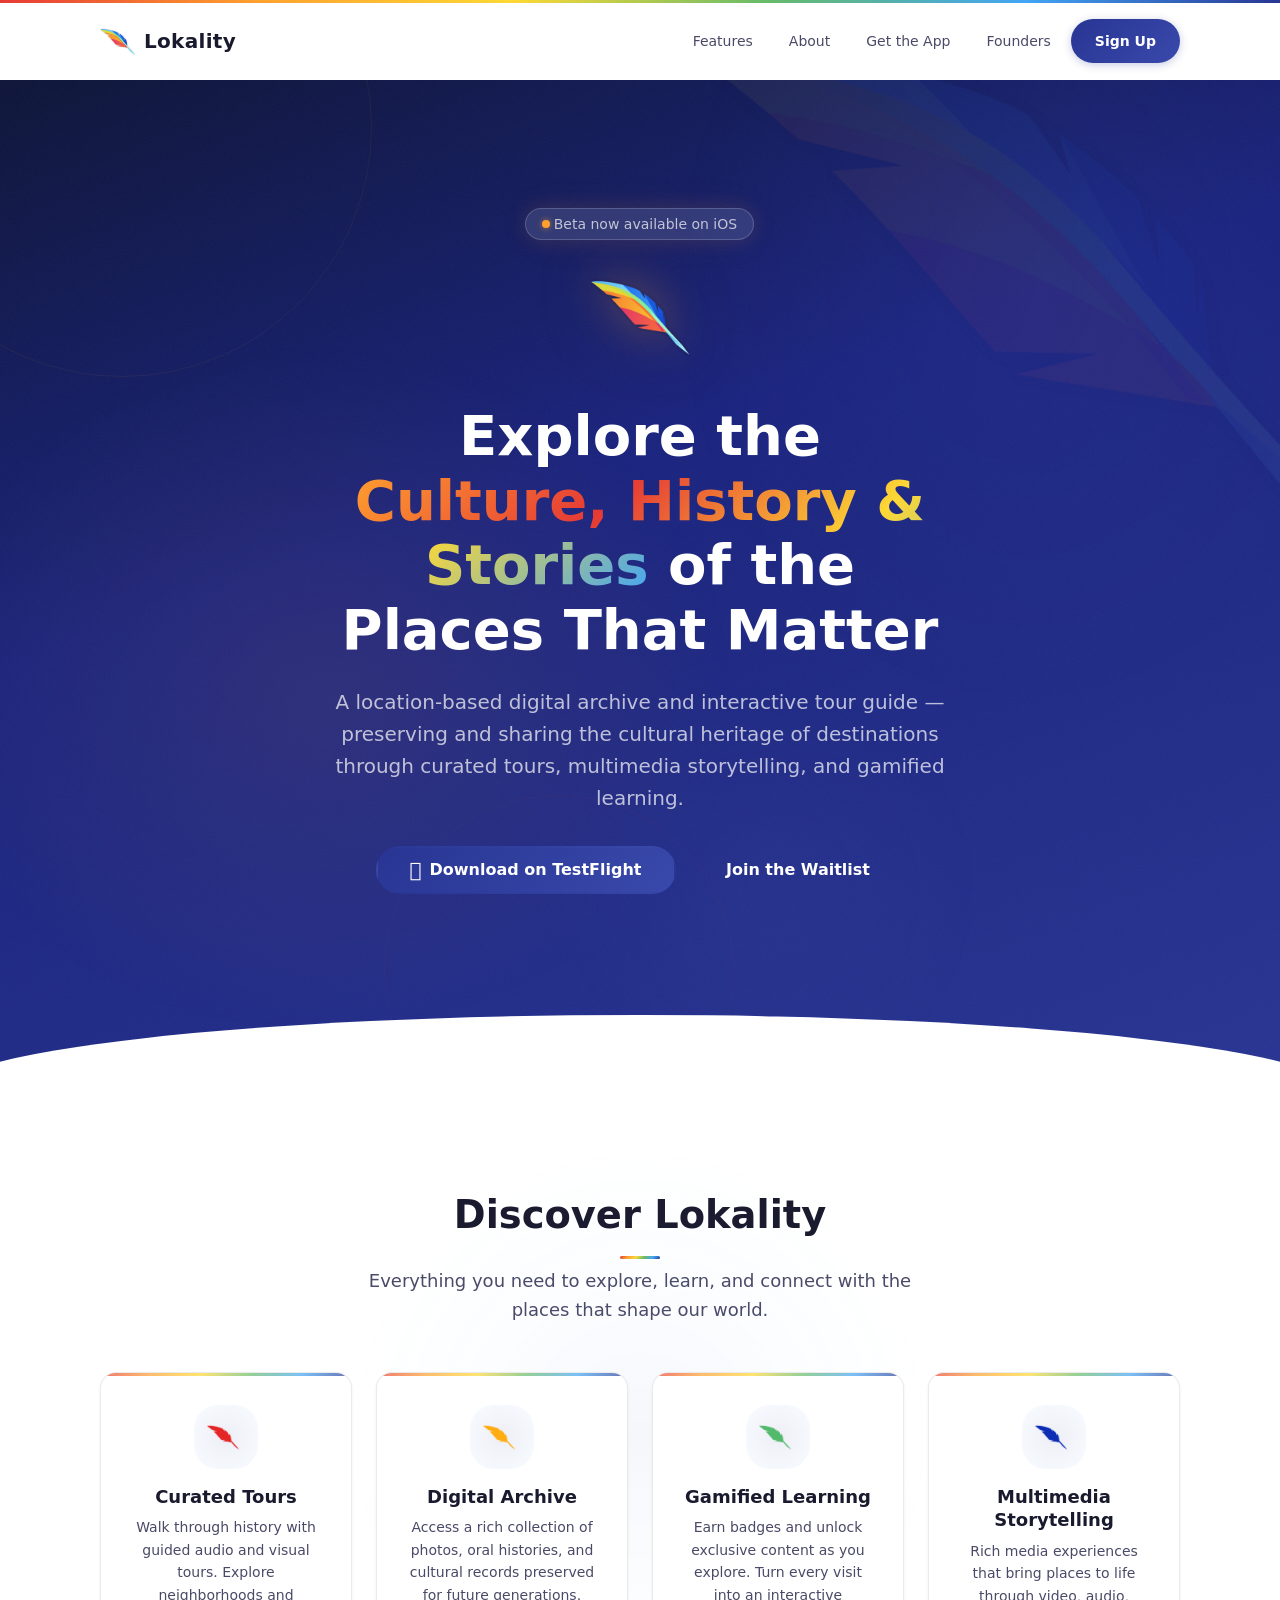
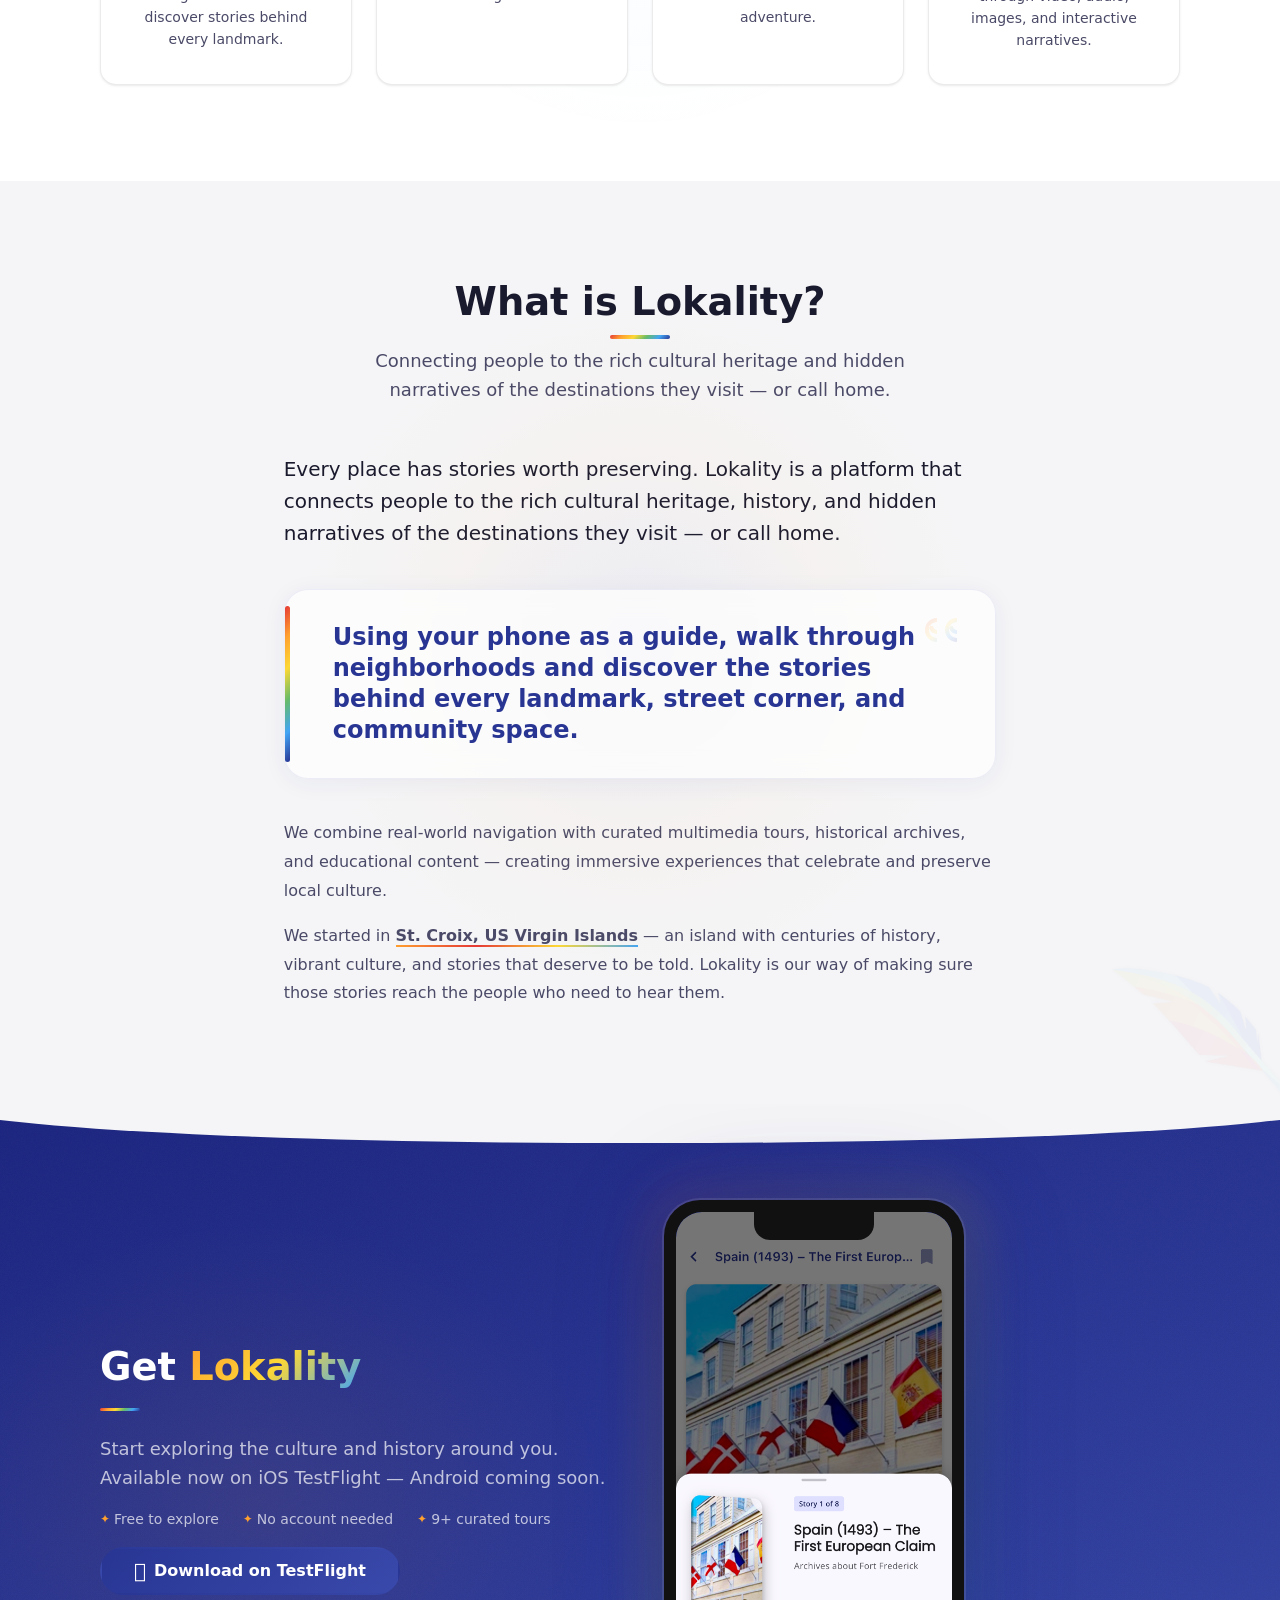
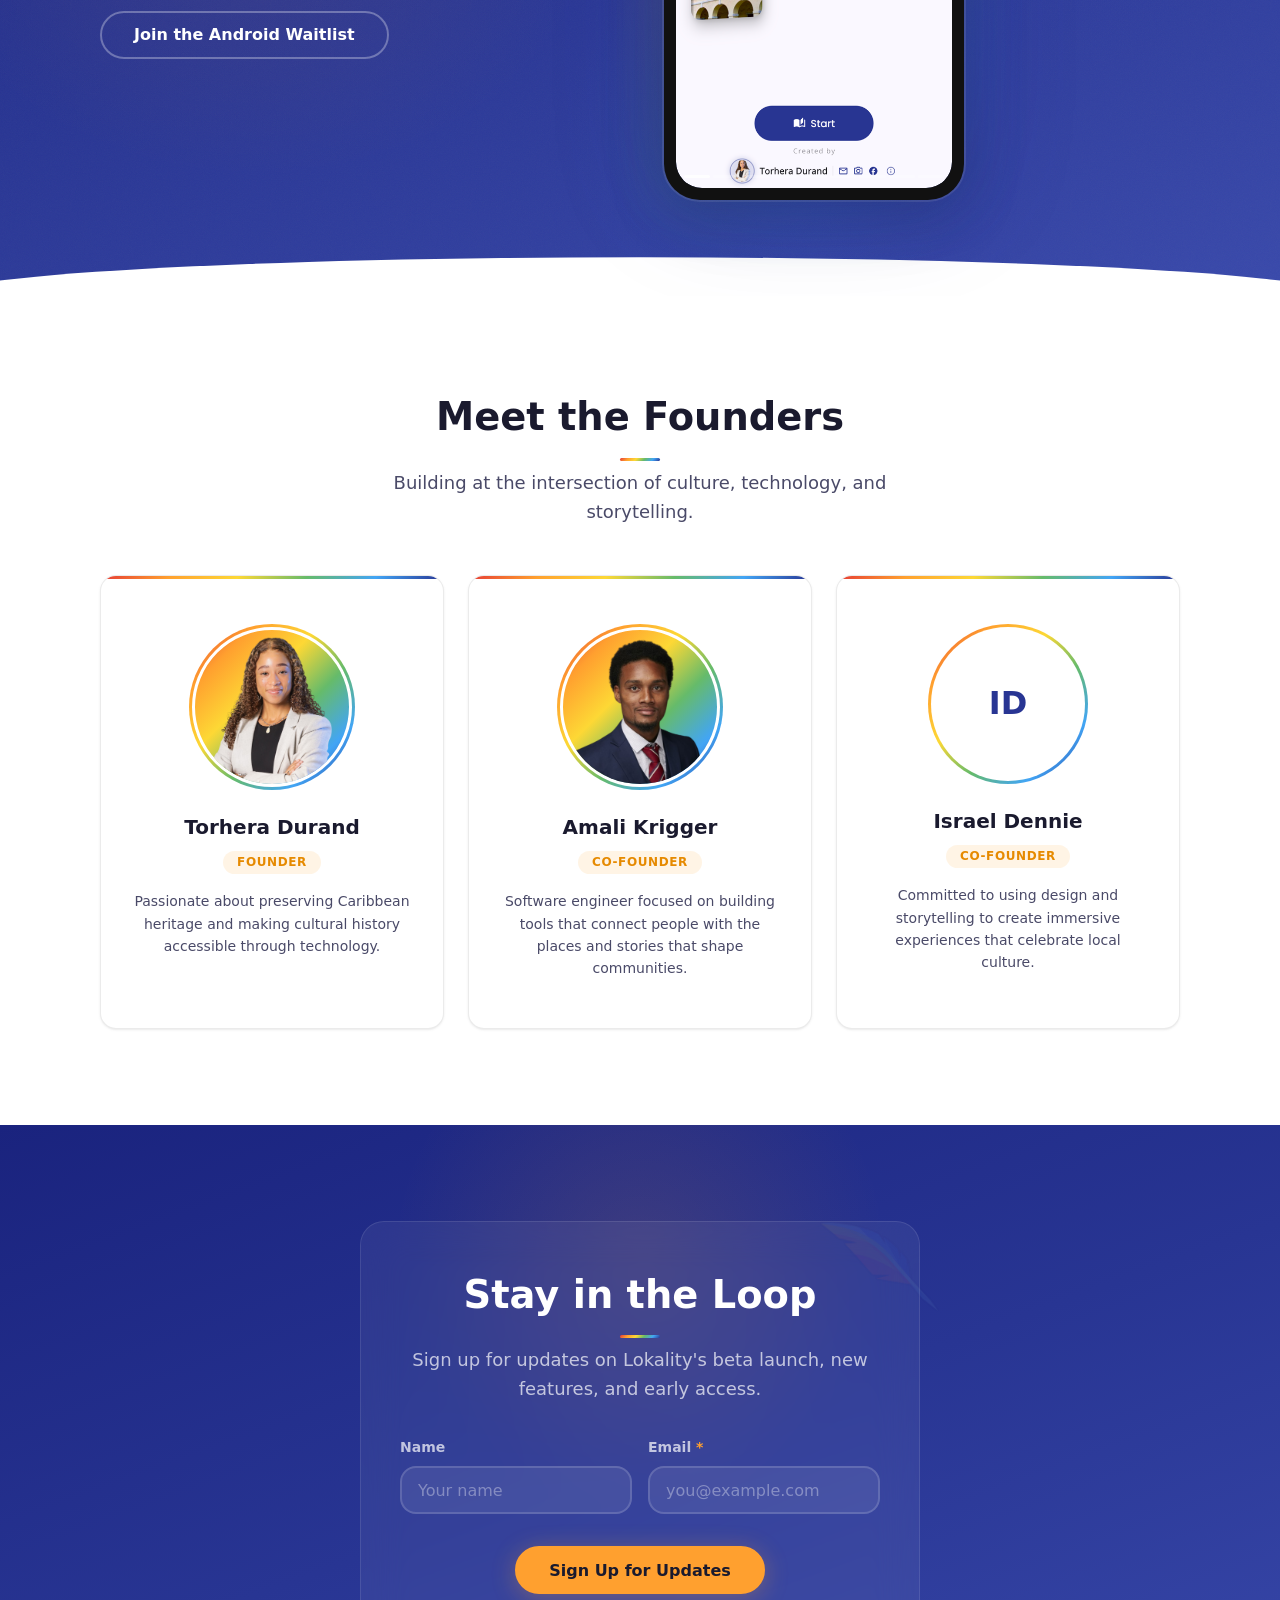
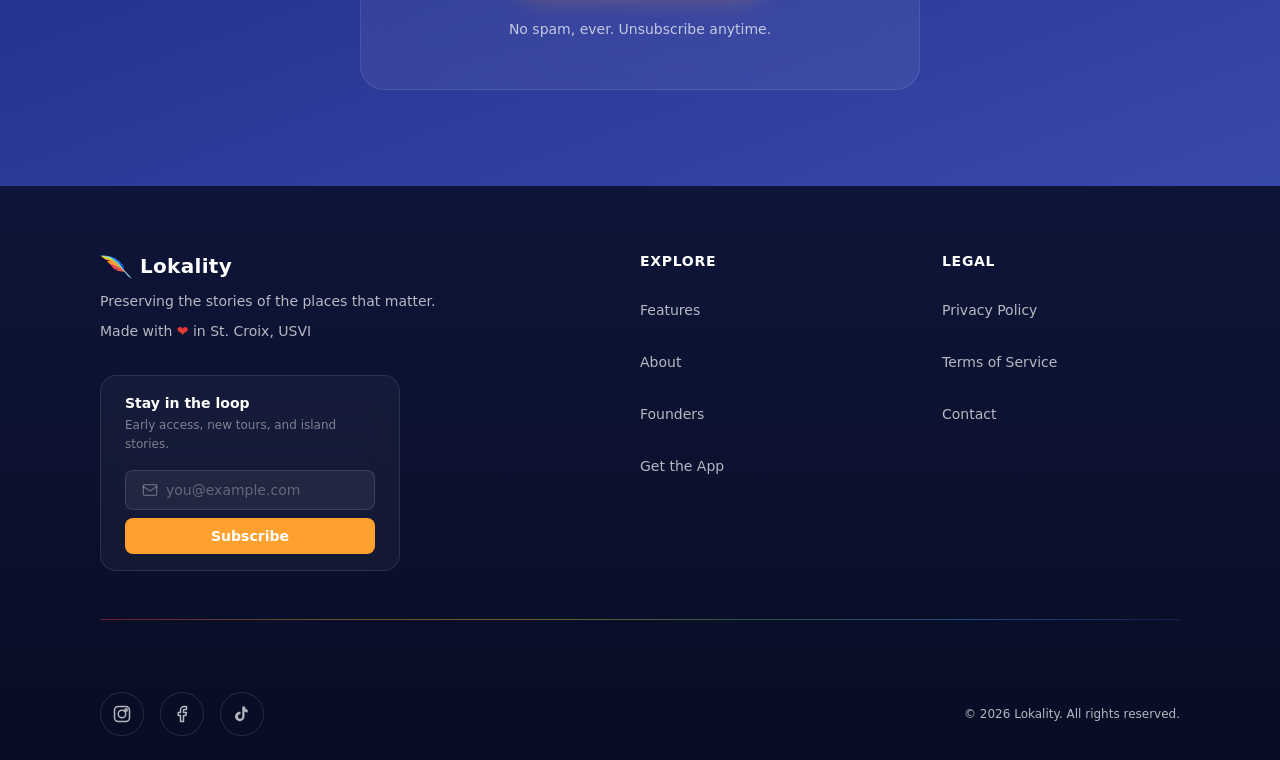
<file: frontend/index.html>
<!DOCTYPE html>
<html lang="en">
<head>
  <meta charset="UTF-8">
  <meta name="viewport" content="width=device-width, initial-scale=1">

  <title>Lokality — Explore the Culture, History &amp; Stories of the Places That Matter</title>
  <meta name="description" content="Lokality is a location-based digital archive and interactive tour guide. Explore destinations through curated tours, historical archives, and multimedia storytelling. Based in St. Croix, USVI.">
  <link rel="canonical" href="https://amalikrigger.github.io/lokality-web/">

  <!-- Favicons -->
  <link rel="icon" type="image/png" sizes="32x32" href="assets/images/icons/favicon-32x32.png">
    <link rel="icon" type="image/png" sizes="16x16" href="assets/images/icons/favicon-16x16.png">
  <link rel="apple-touch-icon" href="assets/images/logos/lokality-launcher.png">

  <!-- Open Graph -->
  <meta property="og:title" content="Lokality — Explore the Culture, History &amp; Stories of the Places That Matter">
  <meta property="og:description" content="A location-based digital archive and interactive tour guide. Curated tours, historical archives, and multimedia storytelling.">
  <meta property="og:image" content="https://amalikrigger.github.io/lokality-web/assets/images/logos/lokality-brand.png">
  <meta property="og:url" content="https://amalikrigger.github.io/lokality-web/">
  <meta property="og:type" content="website">

  <!-- Twitter Card -->
  <meta name="twitter:card" content="summary_large_image">
  <meta name="twitter:title" content="Lokality — Digital Archive &amp; Tours">
  <meta name="twitter:description" content="Explore destinations through curated tours, historical archives, and multimedia storytelling.">
  <meta name="twitter:image" content="https://amalikrigger.github.io/lokality-web/assets/images/logos/lokality-brand.png">

  <meta http-equiv="Content-Security-Policy"
        content="default-src 'self'; script-src 'self'; style-src 'self' https://fonts.googleapis.com; font-src https://fonts.gstatic.com; img-src 'self' data:; connect-src 'self' https://*.execute-api.*.amazonaws.com;">

  <!-- Google Fonts: Inter + Outfit -->
  <link rel="preconnect" href="https://fonts.googleapis.com">
  <link rel="preconnect" href="https://fonts.gstatic.com" crossorigin>
  <link href="https://fonts.googleapis.com/css2?family=Open+Sans:wght@400;500;600;700&family=Poppins:wght@500;600;700;800&display=swap" rel="stylesheet">

  <script src="assets/js/init.js"></script>
  <link rel="stylesheet" href="assets/css/base.css">
  <link rel="stylesheet" href="assets/css/layout.css">
  <link rel="stylesheet" href="assets/css/components.css">
</head>
<body>
  <a href="#main-content" class="skip-link">Skip to main content</a>

  <!-- Decorative gradient bar at top -->
  <div class="gradient-bar" role="presentation"></div>

  <header class="site-header" role="banner">
    <div class="container header__inner">
      <a class="brand" href="./index.html">
        <img class="brand__icon" src="assets/images/logos/lokality-icon.png" alt="" width="36" height="36">
        <span class="brand__text">Lokality</span>
      </a>
      <nav class="nav" aria-label="Primary navigation">
        <button class="nav__toggle js-nav-toggle" type="button" aria-expanded="false" aria-controls="nav-menu" aria-label="Open menu">
          <span class="nav__toggle-bar"></span>
          <span class="nav__toggle-bar"></span>
          <span class="nav__toggle-bar"></span>
        </button>
        <div class="nav__menu" id="nav-menu">
          <a class="nav__link" href="#features">Features</a>
          <a class="nav__link" href="#about">About</a>
          <a class="nav__link" href="#download">Get the App</a>
          <a class="nav__link" href="#founders">Founders</a>
          <a class="nav__cta" href="#signup">Sign Up</a>
        </div>
      </nav>
    </div>
  </header>

  <main id="main-content" class="site-main">

    <!-- ── Hero ── -->
    <section class="hero">
      <div class="hero__noise" aria-hidden="true"></div>
      <img class="hero__decoration" src="assets/images/logos/lokality-icon.png" alt="" width="500" height="500" aria-hidden="true">
      <div class="hero__rings" aria-hidden="true">
        <span class="hero__ring hero__ring--1"></span>
        <span class="hero__ring hero__ring--2"></span>
        <span class="hero__ring hero__ring--3"></span>
      </div>
      <div class="hero__particles" aria-hidden="true">
        <span class="particle particle--1"></span>
        <span class="particle particle--2"></span>
        <span class="particle particle--3"></span>
        <span class="particle particle--4"></span>
        <span class="particle particle--5"></span>
        <span class="particle particle--6"></span>
        <span class="particle particle--7"></span>
        <span class="particle particle--8"></span>
      </div>
      <div class="container hero__inner">
        <div class="hero__badge">
          <span class="hero__badge-dot" aria-hidden="true"></span>
          Beta now available on iOS
        </div>
        <img class="hero__logo" src="assets/images/logos/lokality-icon.png" alt="Lokality feather logo" width="100" height="100">
        <h1 class="hero__title">Explore the <span class="hero__title-accent">Culture, History &amp; Stories</span> of the Places That Matter</h1>
        <p class="hero__subtitle">A location-based digital archive and interactive tour guide — preserving and sharing the cultural heritage of destinations through curated tours, multimedia storytelling, and gamified learning.</p>
        <div class="hero__actions">
          <a class="btn btn--primary" href="#download">
            <span class="btn--icon" aria-hidden="true">&#63743;</span>
            Download on TestFlight
          </a>
          <a class="btn btn--secondary" href="#signup">Join the Waitlist</a>
        </div>
      </div>
    </section>

    <!-- ── Features ── -->
    <section id="features" class="section">
      <div class="container">
        <div class="section__header reveal">
          <h2 class="section__title">Discover Lokality</h2>
          <p class="section__subtitle">Everything you need to explore, learn, and connect with the places that shape our world.</p>
        </div>
        <div class="features-grid stagger">
          <article class="feature-card reveal">
            <div class="feature-card__icon" aria-hidden="true">
              <img src="assets/images/logos/lokality-logo.svg" alt="" width="40" height="40">
            </div>
            <h3 class="feature-card__title">Curated Tours</h3>
            <p class="feature-card__desc">Walk through history with guided audio and visual tours. Explore neighborhoods and discover stories behind every landmark.</p>
          </article>
          <article class="feature-card reveal">
            <div class="feature-card__icon" aria-hidden="true">
              <img src="assets/images/logos/lokality-logo.svg" alt="" width="40" height="40">
            </div>
            <h3 class="feature-card__title">Digital Archive</h3>
            <p class="feature-card__desc">Access a rich collection of photos, oral histories, and cultural records preserved for future generations.</p>
          </article>
          <article class="feature-card reveal">
            <div class="feature-card__icon" aria-hidden="true">
              <img src="assets/images/logos/lokality-logo.svg" alt="" width="40" height="40">
            </div>
            <h3 class="feature-card__title">Gamified Learning</h3>
            <p class="feature-card__desc">Earn badges and unlock exclusive content as you explore. Turn every visit into an interactive adventure.</p>
          </article>
          <article class="feature-card reveal">
            <div class="feature-card__icon" aria-hidden="true">
              <img src="assets/images/logos/lokality-logo.svg" alt="" width="40" height="40">
            </div>
            <h3 class="feature-card__title">Multimedia Storytelling</h3>
            <p class="feature-card__desc">Rich media experiences that bring places to life through video, audio, images, and interactive narratives.</p>
          </article>
        </div>
      </div>
    </section>

    <!-- ── About ── -->
    <section id="about" class="section section--alt">
      <div class="about__glow" aria-hidden="true"></div>
      <div class="about__decoration" aria-hidden="true">
        <img src="assets/images/logos/lokality-icon.png" alt="" width="200" height="200" loading="lazy">
      </div>
      <div class="container">
        <div class="section__header reveal">
          <h2 class="section__title">What is Lokality?</h2>
          <p class="section__subtitle">Connecting people to the rich cultural heritage and hidden narratives of the destinations they visit — or call home.</p>
        </div>
        <div class="about__content stagger">
          <p class="about__lead reveal">Every place has stories worth preserving. Lokality is a platform that connects people to the rich cultural heritage, history, and hidden narratives of the destinations they visit — or call home.</p>
          <blockquote class="about__pullquote reveal--scale">
            <svg class="about__pullquote-mark" aria-hidden="true" width="48" height="48" viewBox="0 0 48 48">
              <defs>
                <linearGradient id="quoteGrad" x1="0%" y1="0%" x2="100%" y2="100%">
                  <stop offset="0%" stop-color="#E53935"/>
                  <stop offset="25%" stop-color="#FFA02F"/>
                  <stop offset="50%" stop-color="#FDD835"/>
                  <stop offset="75%" stop-color="#42A5F5"/>
                  <stop offset="100%" stop-color="#283593"/>
                </linearGradient>
              </defs>
              <path fill="url(#quoteGrad)" d="M14 28c-4.4 0-8-3.6-8-8h4c0 2.2 1.8 4 4 4v4zm0-16C7.4 12 2 17.4 2 24s5.4 12 12 12v-4c-4.4 0-8-3.6-8-8s3.6-8 8-8V12zm20 16c-4.4 0-8-3.6-8-8h4c0 2.2 1.8 4 4 4v4zm0-16c-6.6 0-12 5.4-12 12s5.4 12 12 12v-4c-4.4 0-8-3.6-8-8s3.6-8 8-8V12z"/>
            </svg>
            Using your phone as a guide, walk through neighborhoods and discover the stories behind every landmark, street corner, and community space.
          </blockquote>
          <p class="reveal">We combine real-world navigation with curated multimedia tours, historical archives, and educational content — creating immersive experiences that celebrate and preserve local culture.</p>
          <p class="reveal">We started in <strong>St. Croix, US Virgin Islands</strong> — an island with centuries of history, vibrant culture, and stories that deserve to be told. Lokality is our way of making sure those stories reach the people who need to hear them.</p>
        </div>
      </div>
    </section>

    <!-- ── Get the App ── -->
    <section id="download" class="section section--dark">
      <div class="download__noise" aria-hidden="true"></div>
      <div class="download__glow" aria-hidden="true"></div>
      <div class="download__particles" aria-hidden="true">
        <span class="download-particle download-particle--1"></span>
        <span class="download-particle download-particle--2"></span>
        <span class="download-particle download-particle--3"></span>
        <span class="download-particle download-particle--4"></span>
      </div>
      <div class="container download__inner">
        <div class="download__content stagger">
          <h2 class="section__title reveal">Get <span class="download__title-accent">Lokality</span></h2>
          <p class="section__subtitle reveal">Start exploring the culture and history around you. Available now on iOS TestFlight — Android coming soon.</p>
          <div class="download__highlights reveal">
            <div class="download__highlight">
              <span class="download__highlight-icon" aria-hidden="true">✦</span>
              <span>Free to explore</span>
            </div>
            <div class="download__highlight">
              <span class="download__highlight-icon" aria-hidden="true">✦</span>
              <span>No account needed</span>
            </div>
            <div class="download__highlight">
              <span class="download__highlight-icon" aria-hidden="true">✦</span>
              <span>9+ curated tours</span>
            </div>
          </div>
          <div class="download__actions reveal">
            <a class="btn btn--primary" href="#testflight" target="_blank" rel="noopener noreferrer">
              <span class="btn--icon" aria-hidden="true">&#63743;</span>
              Download on TestFlight
            </a>
            <a class="btn btn--secondary" href="#android" target="_blank" rel="noopener noreferrer">
              Join the Android Waitlist
            </a>
          </div>
        </div>
        <div class="phone-mockup reveal--scale" aria-hidden="true">
          <div class="phone-mockup__notch"></div>
          <div class="phone-mockup__screen">
            <div class="phone-carousel">
              <img src="assets/images/screenshots/app-island-selector.png" alt="" width="520" height="1126" class="phone-carousel__slide is-active" loading="lazy">
              <img src="assets/images/screenshots/app-tours.png" alt="" width="520" height="1126" class="phone-carousel__slide" loading="lazy">
              <img src="assets/images/screenshots/app-archive-list.png" alt="" width="520" height="1126" class="phone-carousel__slide" loading="lazy">
              <img src="assets/images/screenshots/app-story-preview.png" alt="" width="520" height="1126" class="phone-carousel__slide" loading="lazy">
              <img src="assets/images/screenshots/app-story-reader.png" alt="" width="520" height="1126" class="phone-carousel__slide" loading="lazy">
              <img src="assets/images/screenshots/app-tour-detail.png" alt="" width="520" height="1126" class="phone-carousel__slide" loading="lazy">
              <img src="assets/images/screenshots/app-quiz.png" alt="" width="520" height="1126" class="phone-carousel__slide" loading="lazy">
              <img src="assets/images/screenshots/app-welcome.png" alt="" width="520" height="1126" class="phone-carousel__slide" loading="lazy">
              <img src="assets/images/screenshots/app-archive-preview.png" alt="" width="520" height="1126" class="phone-carousel__slide" loading="lazy">
            </div>
            <div class="phone-carousel__dots"></div>
          </div>
        </div>
      </div>
    </section>

    <!-- ── Founders ── -->
    <section id="founders" class="section">
      <div class="container">
        <div class="section__header reveal">
          <h2 class="section__title">Meet the Founders</h2>
          <p class="section__subtitle">Building at the intersection of culture, technology, and storytelling.</p>
        </div>
        <div class="founders-grid stagger">
          <article class="founder-card reveal">
            <div class="founder-card__photo-wrap">
              <div class="founder-card__photo-ring">
                <img class="founder-card__photo" src="assets/images/gallery/torhera-durand.png" alt="Torhera Durand" width="1600" height="1999" loading="lazy">
              </div>
            </div>
            <h3 class="founder-card__name">Torhera Durand</h3>
            <p class="founder-card__role">Founder</p>
            <p class="founder-card__bio">Passionate about preserving Caribbean heritage and making cultural history accessible through technology.</p>
          </article>
          <article class="founder-card reveal">
            <div class="founder-card__photo-wrap">
              <div class="founder-card__photo-ring">
                <img class="founder-card__photo" src="assets/images/gallery/amali-krigger.png" alt="Amali Krigger" width="1600" height="1999" loading="lazy">
              </div>
            </div>
            <h3 class="founder-card__name">Amali Krigger</h3>
            <p class="founder-card__role">Co-Founder</p>
            <p class="founder-card__bio">Software engineer focused on building tools that connect people with the places and stories that shape communities.</p>
          </article>
          <article class="founder-card reveal">
            <div class="founder-card__photo-wrap">
              <div class="founder-card__placeholder" aria-hidden="true">
                <div class="founder-card__placeholder-inner">ID</div>
              </div>
            </div>
            <h3 class="founder-card__name">Israel Dennie</h3>
            <p class="founder-card__role">Co-Founder</p>
            <p class="founder-card__bio">Committed to using design and storytelling to create immersive experiences that celebrate local culture.</p>
          </article>
        </div>
      </div>
    </section>

    <!-- ── Sign Up / Newsletter ── -->
    <section id="signup" class="section signup-section">
      <div class="signup-section__glow" aria-hidden="true"></div>
      <div class="container">
        <div class="signup-card reveal">
          <div class="signup-card__decoration" aria-hidden="true">
            <img src="assets/images/logos/lokality-icon.png" alt="" width="120" height="120" loading="lazy">
          </div>
          <div class="section__header">
            <h2 class="section__title">Stay in the Loop</h2>
            <p class="section__subtitle">Sign up for updates on Lokality's beta launch, new features, and early access.</p>
          </div>

          <form id="signup-form" class="form signup-form" novalidate>
            <div class="hp" aria-hidden="true">
              <label for="website">Website</label>
              <input id="website" name="website" type="text" autocomplete="off" tabindex="-1">
            </div>

            <div class="signup-form__fields">
              <div class="form-group">
                <label class="label" for="name">Name</label>
                <input class="input" id="name" name="name" type="text" autocomplete="name" placeholder="Your name"
                       aria-describedby="name-error">
                <span id="name-error" class="form-error" role="alert" hidden></span>
              </div>

              <div class="form-group">
                <label class="label" for="email">Email <span class="required" aria-hidden="true">*</span></label>
                <input class="input" id="email" name="email" type="email" autocomplete="email" required placeholder="you@example.com"
                       aria-describedby="email-error">
                <span id="email-error" class="form-error" role="alert" hidden></span>
              </div>
            </div>

            <div class="signup-form__action">
              <button class="btn btn--secondary btn--glow" type="submit">Sign Up for Updates</button>
            </div>
            <p class="signup-form__note">No spam, ever. Unsubscribe anytime.</p>
            <div id="form-status" class="form-status" role="status" hidden></div>
          </form>
        </div>
      </div>
    </section>

  </main>

  <footer class="site-footer" role="contentinfo">
    <div class="container footer__inner">
      <div class="footer__top">
        <div class="footer__brand">
          <a class="footer__brand-link" href="./index.html">
            <img class="footer__brand-icon" src="assets/images/logos/lokality-icon.png" alt="" width="32" height="32">
            <span class="footer__brand-name">Lokality</span>
          </a>
          <p class="footer__tagline">Preserving the stories of the places that matter.</p>
          <p class="footer__origin">Made with <span class="footer__heart" aria-label="love">&#10084;</span> in St. Croix, USVI</p>
          <div class="footer__newsletter-card">
            <p class="footer__newsletter-heading">Stay in the loop</p>
            <p class="footer__newsletter-desc">Early access, new tours, and island stories.</p>
            <form class="footer__newsletter" aria-label="Footer newsletter signup">
              <label class="sr-only" for="footer-email">Email for updates</label>
              <div class="footer__newsletter-field">
                <svg class="footer__newsletter-icon" width="16" height="16" viewBox="0 0 24 24" fill="none" stroke="currentColor" stroke-width="2" stroke-linecap="round" stroke-linejoin="round" aria-hidden="true"><rect width="20" height="16" x="2" y="4" rx="2"/><path d="m22 7-8.97 5.7a1.94 1.94 0 0 1-2.06 0L2 7"/></svg>
                <input class="footer__newsletter-input" id="footer-email" name="email" type="email" placeholder="you@example.com" autocomplete="email" required>
              </div>
              <button class="footer__newsletter-btn" type="submit">Subscribe</button>
            </form>
          </div>
        </div>

        <nav aria-label="Footer navigation">
          <p class="footer__nav-heading">Explore</p>
          <ul class="footer__nav-list">
            <li><a class="footer__link" href="#features">Features</a></li>
            <li><a class="footer__link" href="#about">About</a></li>
            <li><a class="footer__link" href="#founders">Founders</a></li>
            <li><a class="footer__link" href="#download">Get the App</a></li>
          </ul>
        </nav>

        <nav aria-label="Legal">
          <p class="footer__nav-heading">Legal</p>
          <ul class="footer__nav-list">
            <li><a class="footer__link" href="privacy.html">Privacy Policy</a></li>
            <li><a class="footer__link" href="terms.html">Terms of Service</a></li>
            <li><a class="footer__link" href="mailto:info@lokality.co">Contact</a></li>
          </ul>
        </nav>
      </div>

      <div class="footer__divider" aria-hidden="true"></div>

      <div class="footer__bottom">
        <div class="footer__social">
          <a class="footer__social-link footer__social-link--instagram" href="#" target="_blank" rel="noopener noreferrer" aria-label="Lokality on Instagram">
            <svg xmlns="http://www.w3.org/2000/svg" viewBox="0 0 24 24" fill="none" stroke="currentColor" stroke-width="2" stroke-linecap="round" stroke-linejoin="round" aria-hidden="true"><rect width="20" height="20" x="2" y="2" rx="5" ry="5"/><circle cx="12" cy="12" r="5"/><circle cx="17.5" cy="6.5" r="1.5"/></svg>
          </a>
          <a class="footer__social-link footer__social-link--facebook" href="#" target="_blank" rel="noopener noreferrer" aria-label="Lokality on Facebook">
            <svg xmlns="http://www.w3.org/2000/svg" viewBox="0 0 24 24" fill="none" stroke="currentColor" stroke-width="2" stroke-linecap="round" stroke-linejoin="round" aria-hidden="true"><path d="M18 2h-3a5 5 0 0 0-5 5v3H7v4h3v8h4v-8h3l1-4h-4V7a1 1 0 0 1 1-1h3z"/></svg>
          </a>
          <a class="footer__social-link footer__social-link--tiktok" href="#" target="_blank" rel="noopener noreferrer" aria-label="Lokality on TikTok">
            <svg xmlns="http://www.w3.org/2000/svg" viewBox="0 0 24 24" fill="currentColor" aria-hidden="true"><path d="M19.59 6.69a4.83 4.83 0 0 1-3.77-4.25V2h-3.45v13.67a2.89 2.89 0 0 1-2.88 2.5 2.89 2.89 0 0 1 0-5.78 2.84 2.84 0 0 1 .51.05V9.01a6.27 6.27 0 0 0-1 0 6.33 6.33 0 0 0-6.33 6.33A6.33 6.33 0 0 0 9 21.67a6.33 6.33 0 0 0 6.33-6.33V8.79a8.18 8.18 0 0 0 4.26 1.19V6.69z"/></svg>
          </a>
        </div>
        <p class="footer__copy">&copy; <span id="year"></span> Lokality. All rights reserved.</p>
      </div>
    </div>

    <button class="back-to-top js-back-to-top" type="button" aria-label="Back to top">
      <svg width="20" height="20" viewBox="0 0 24 24" fill="none" stroke="currentColor" stroke-width="2.5" stroke-linecap="round" stroke-linejoin="round" aria-hidden="true"><polyline points="18 15 12 9 6 15"/></svg>
    </button>
  </footer>

  <div id="status-announcer" aria-live="polite" aria-atomic="true" class="sr-only"></div>

  <noscript>
    <p>This site works best with JavaScript enabled for features like newsletter signup.</p>
  </noscript>

  <script src="assets/js/config.js"></script>
  <script type="module" src="assets/js/main.js"></script>
</body>
</html>
</file>
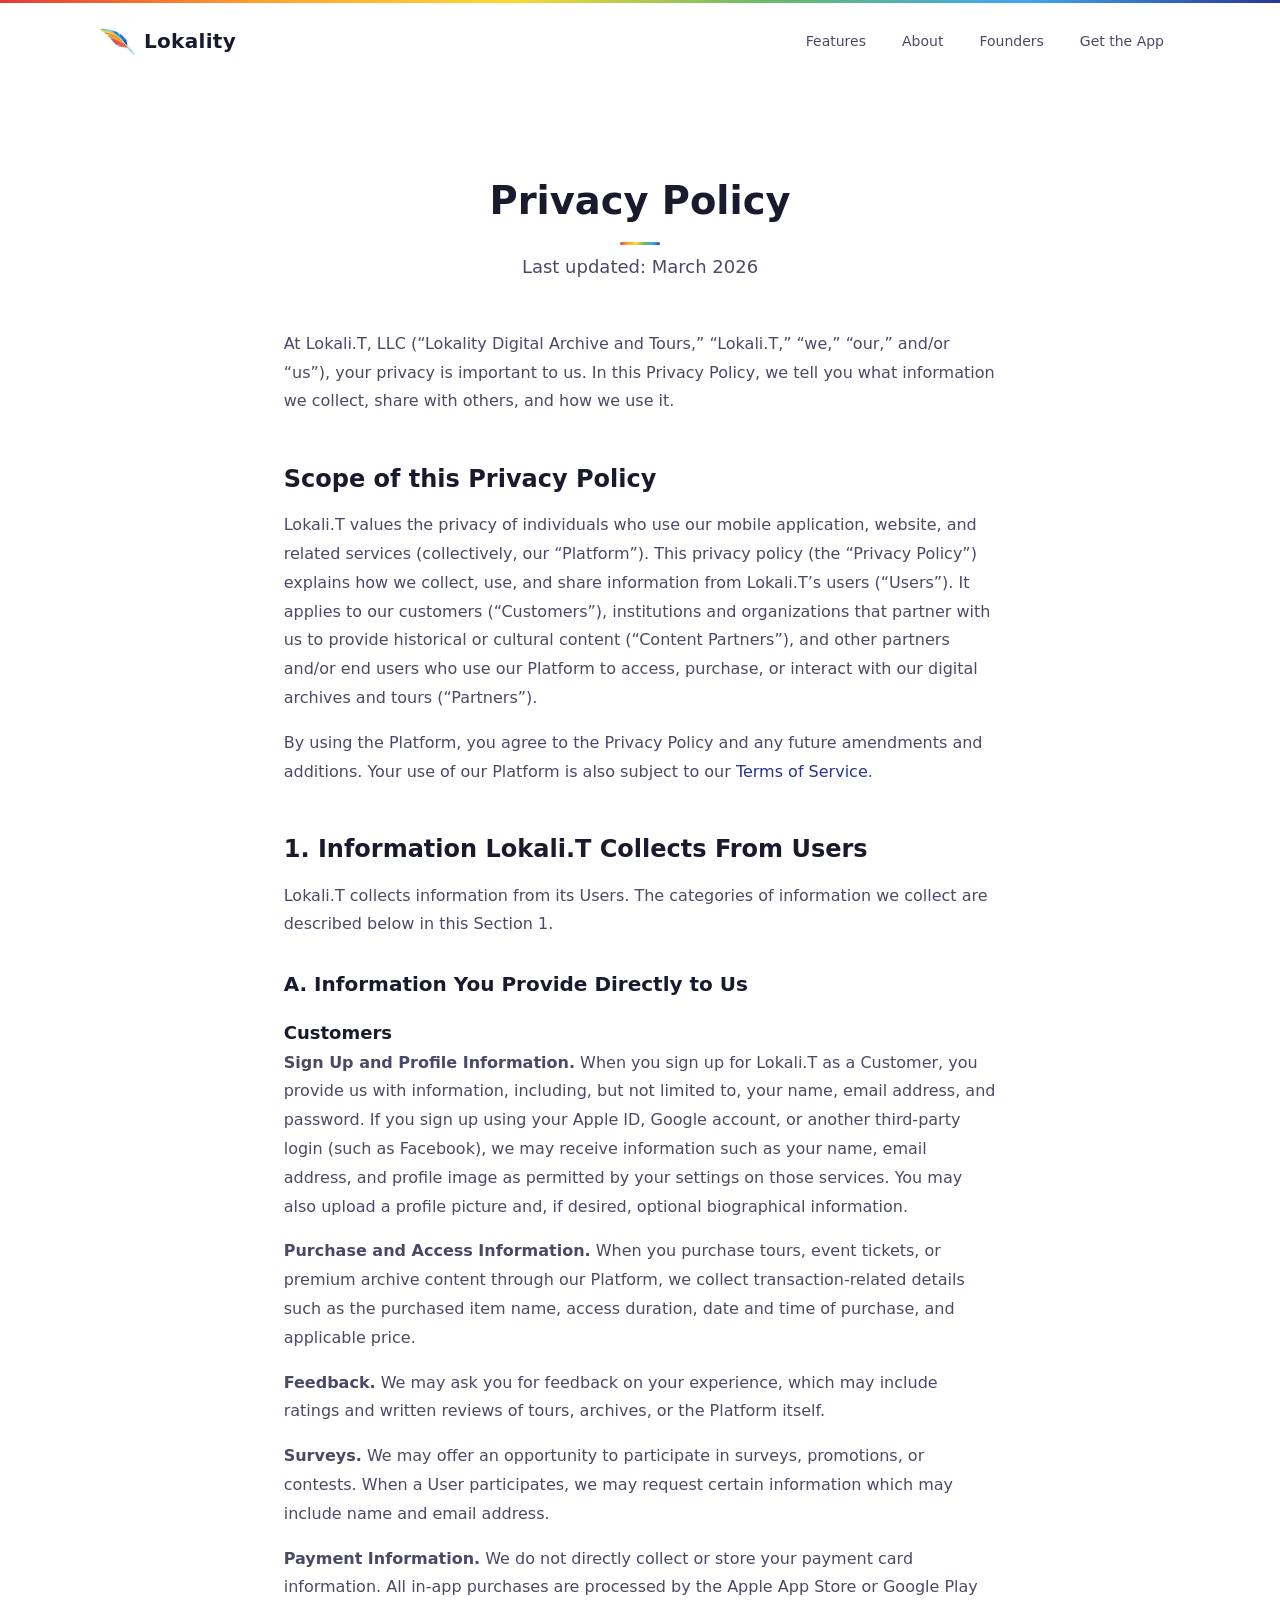
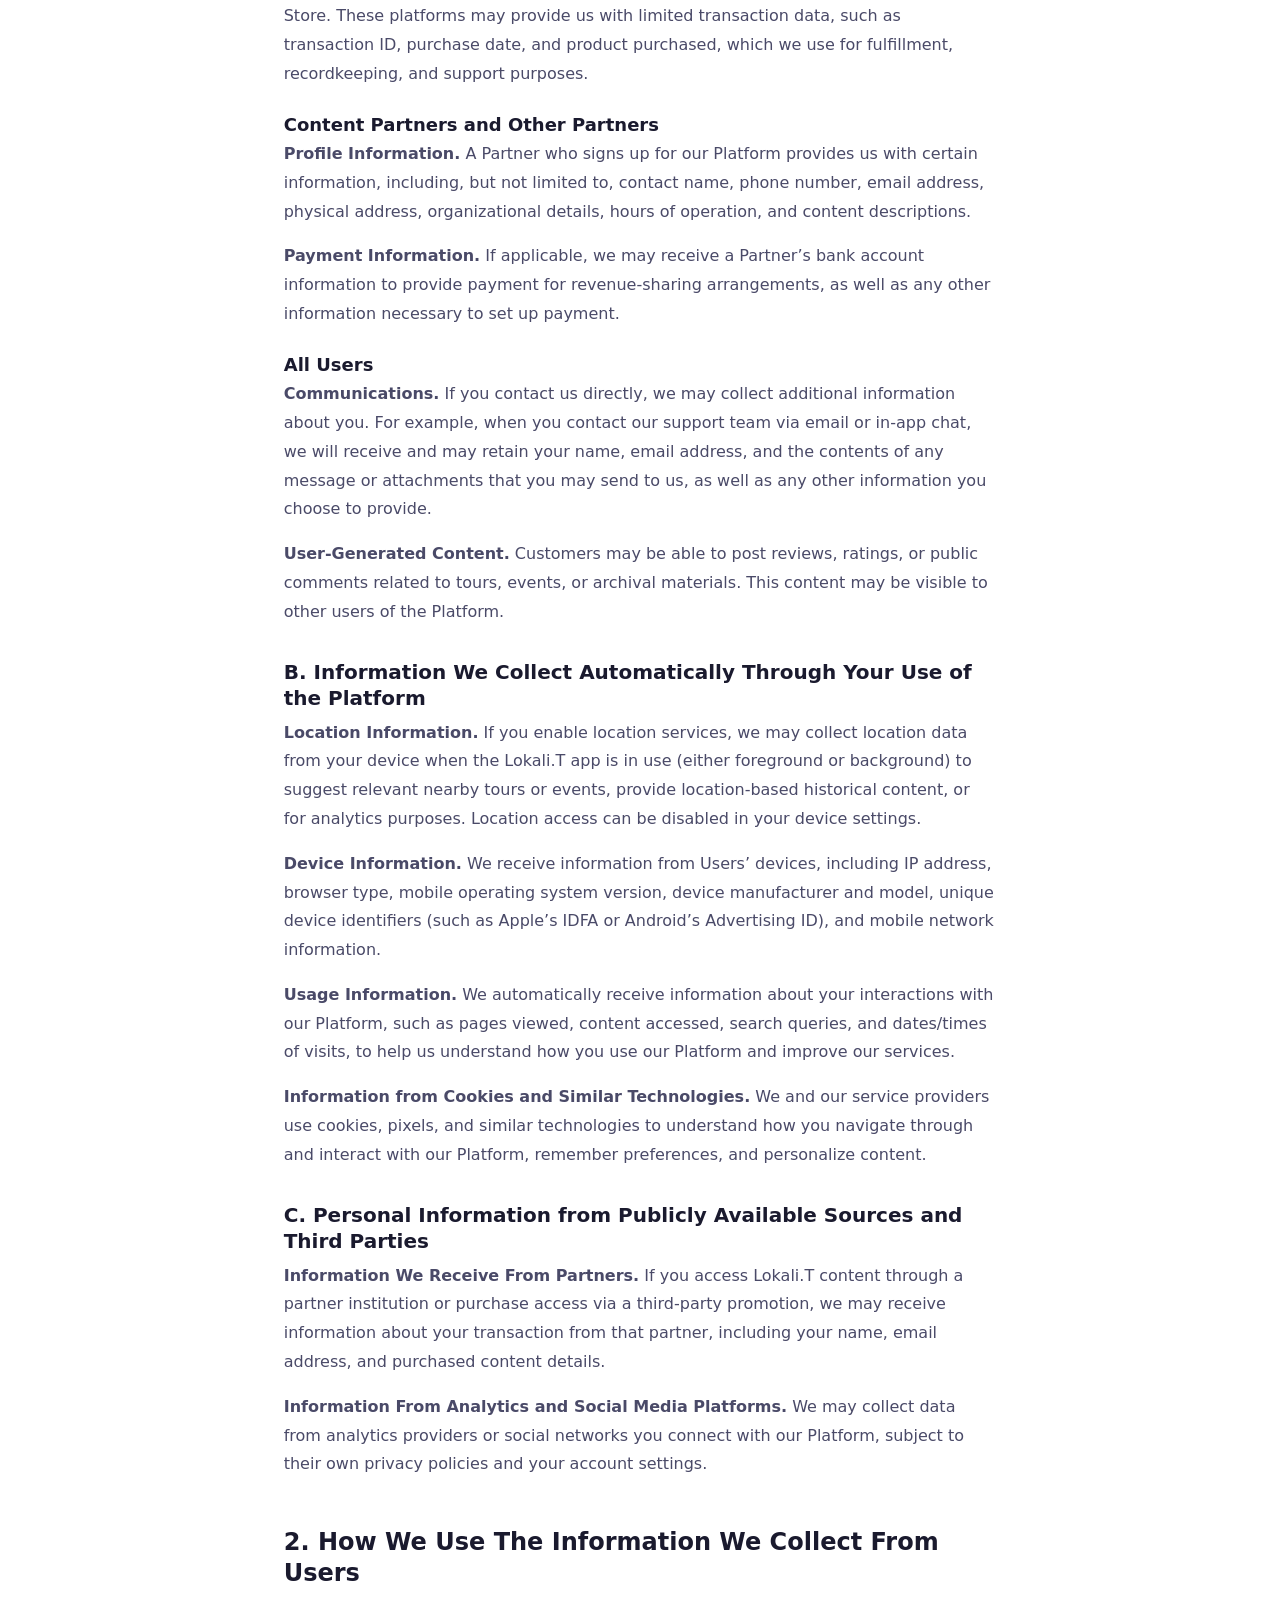
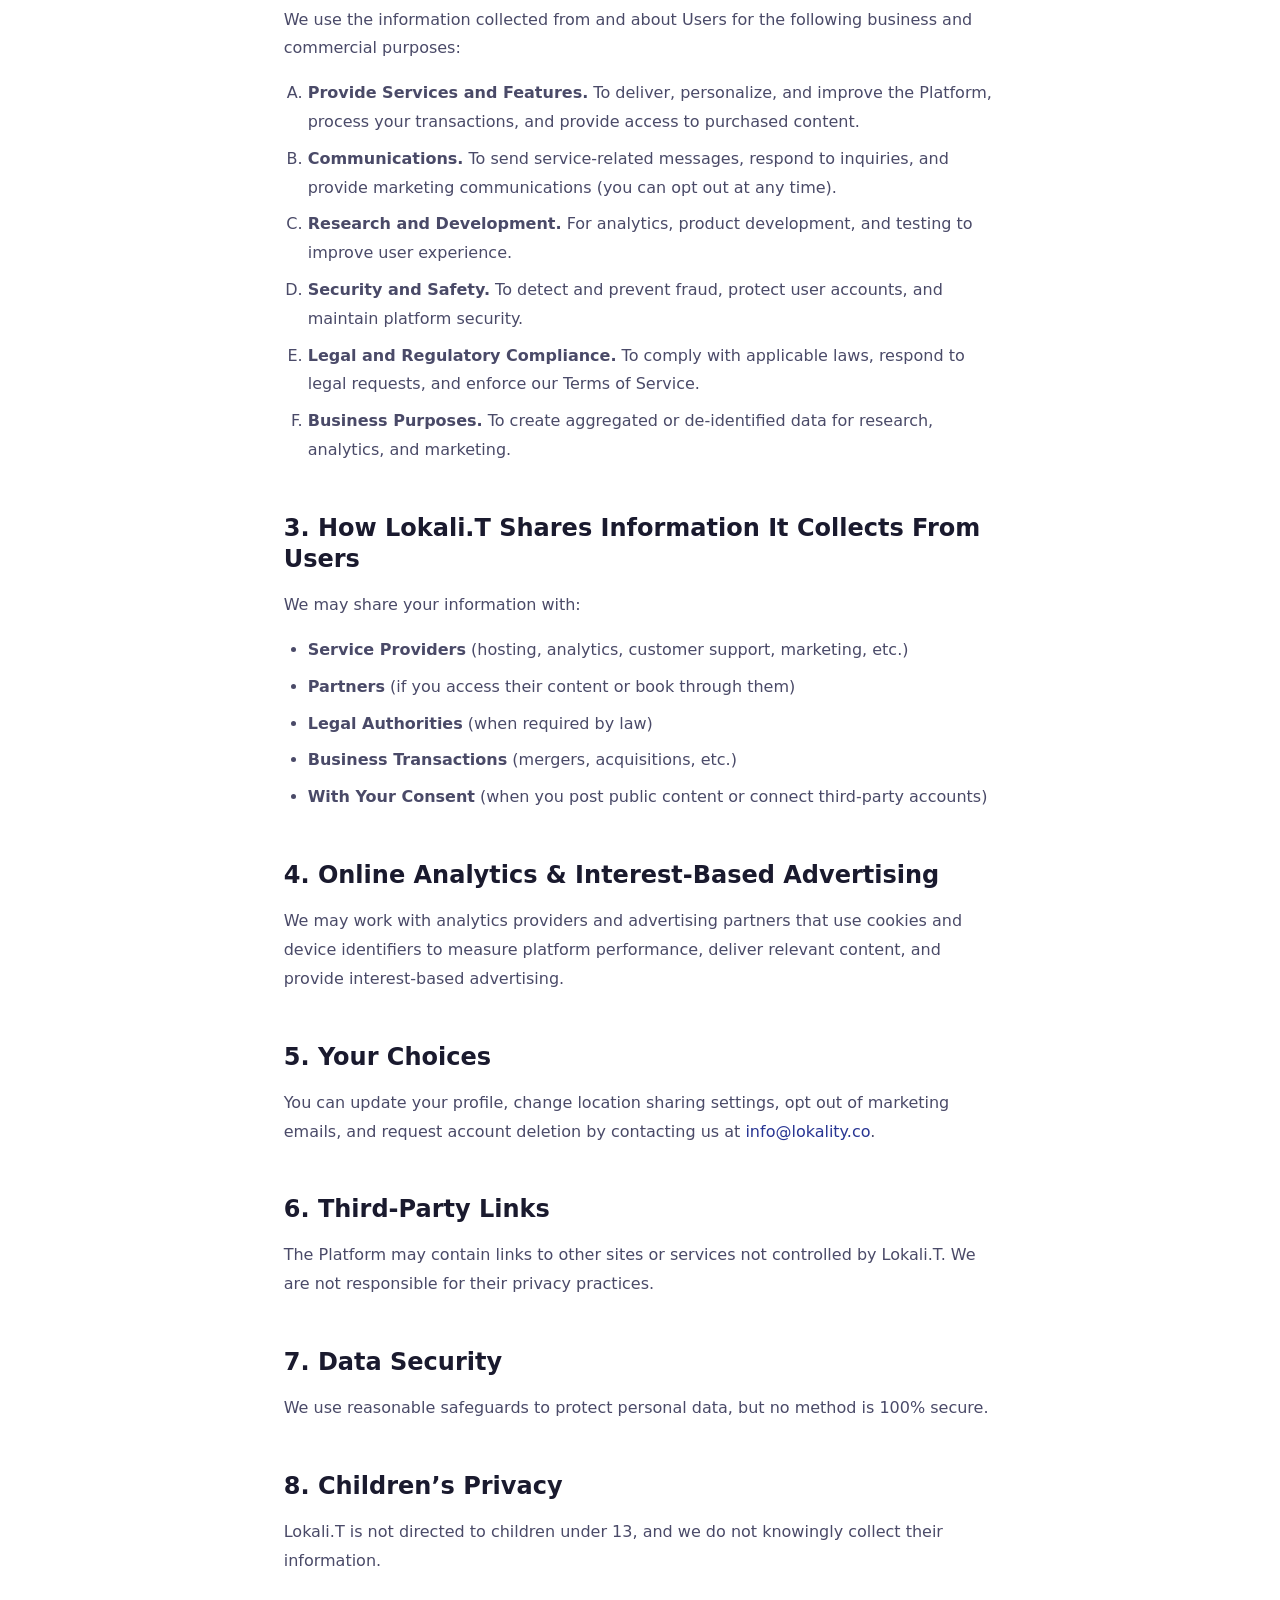
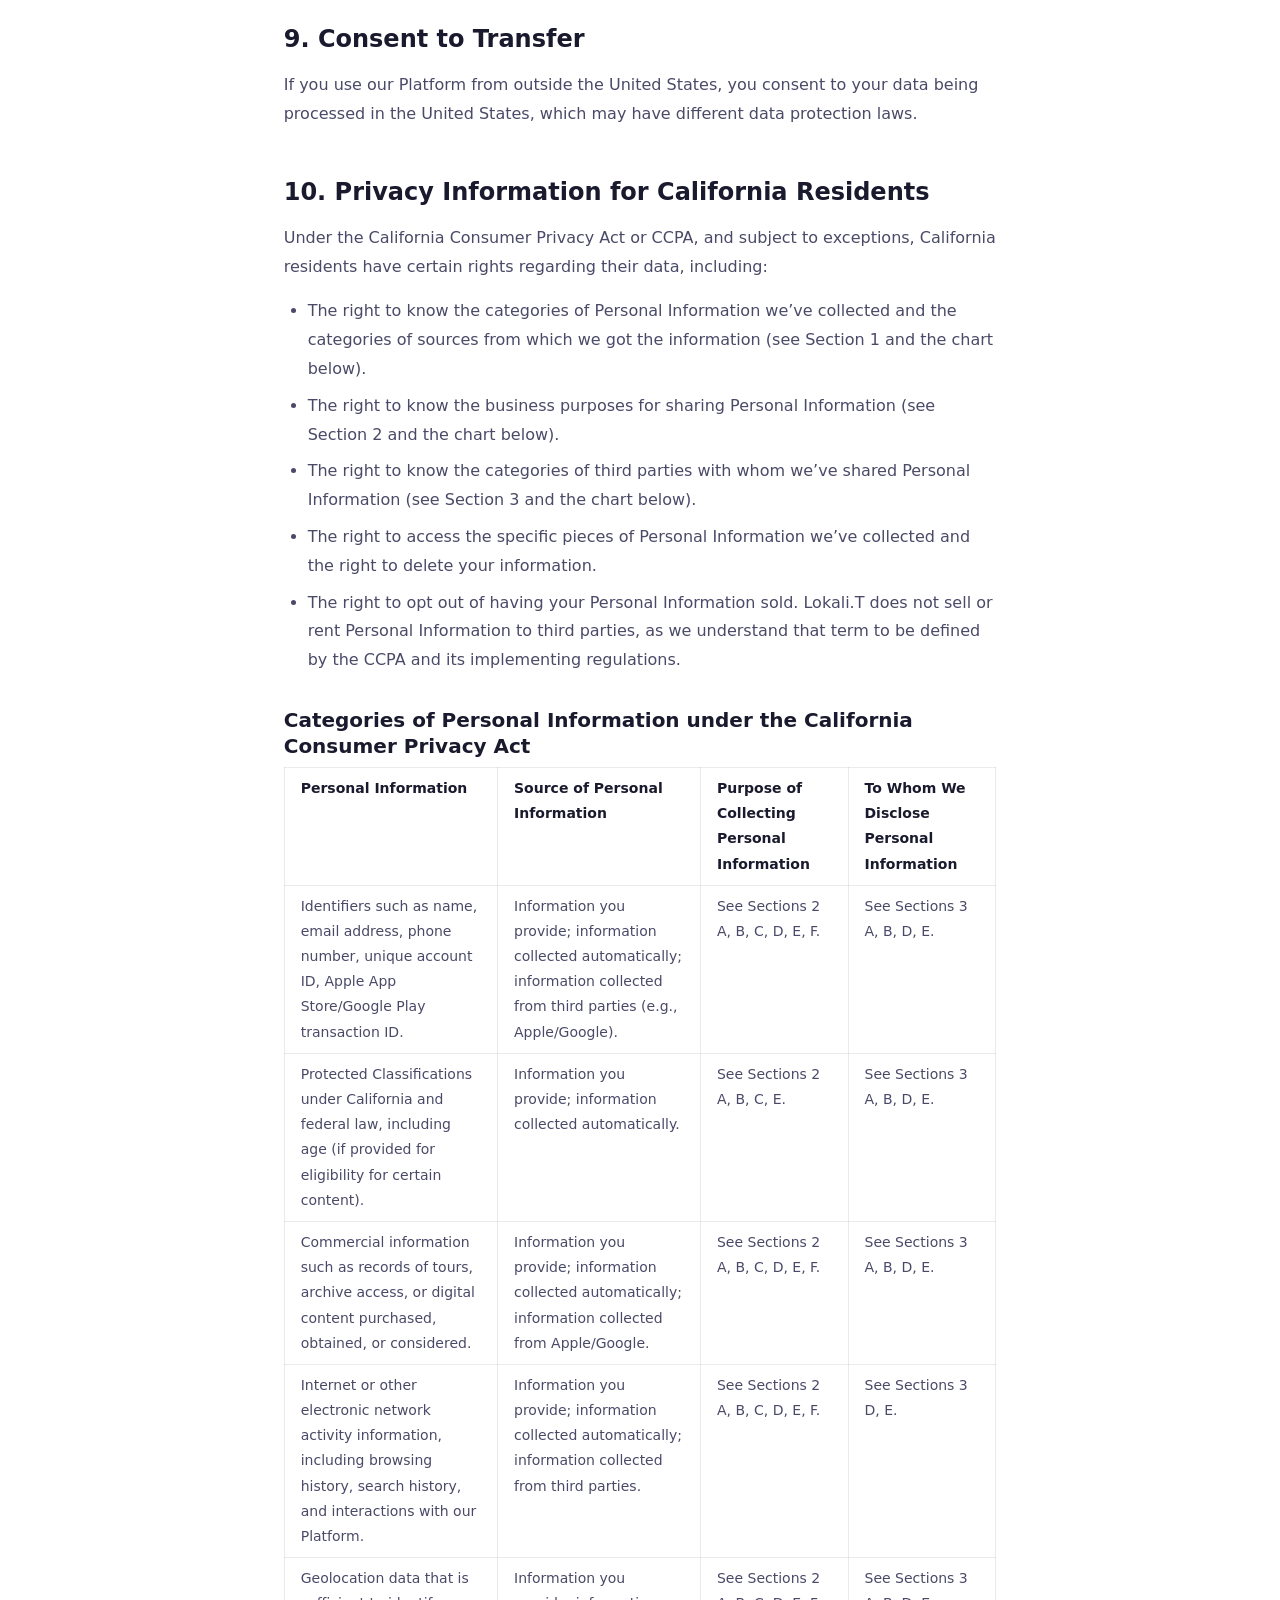
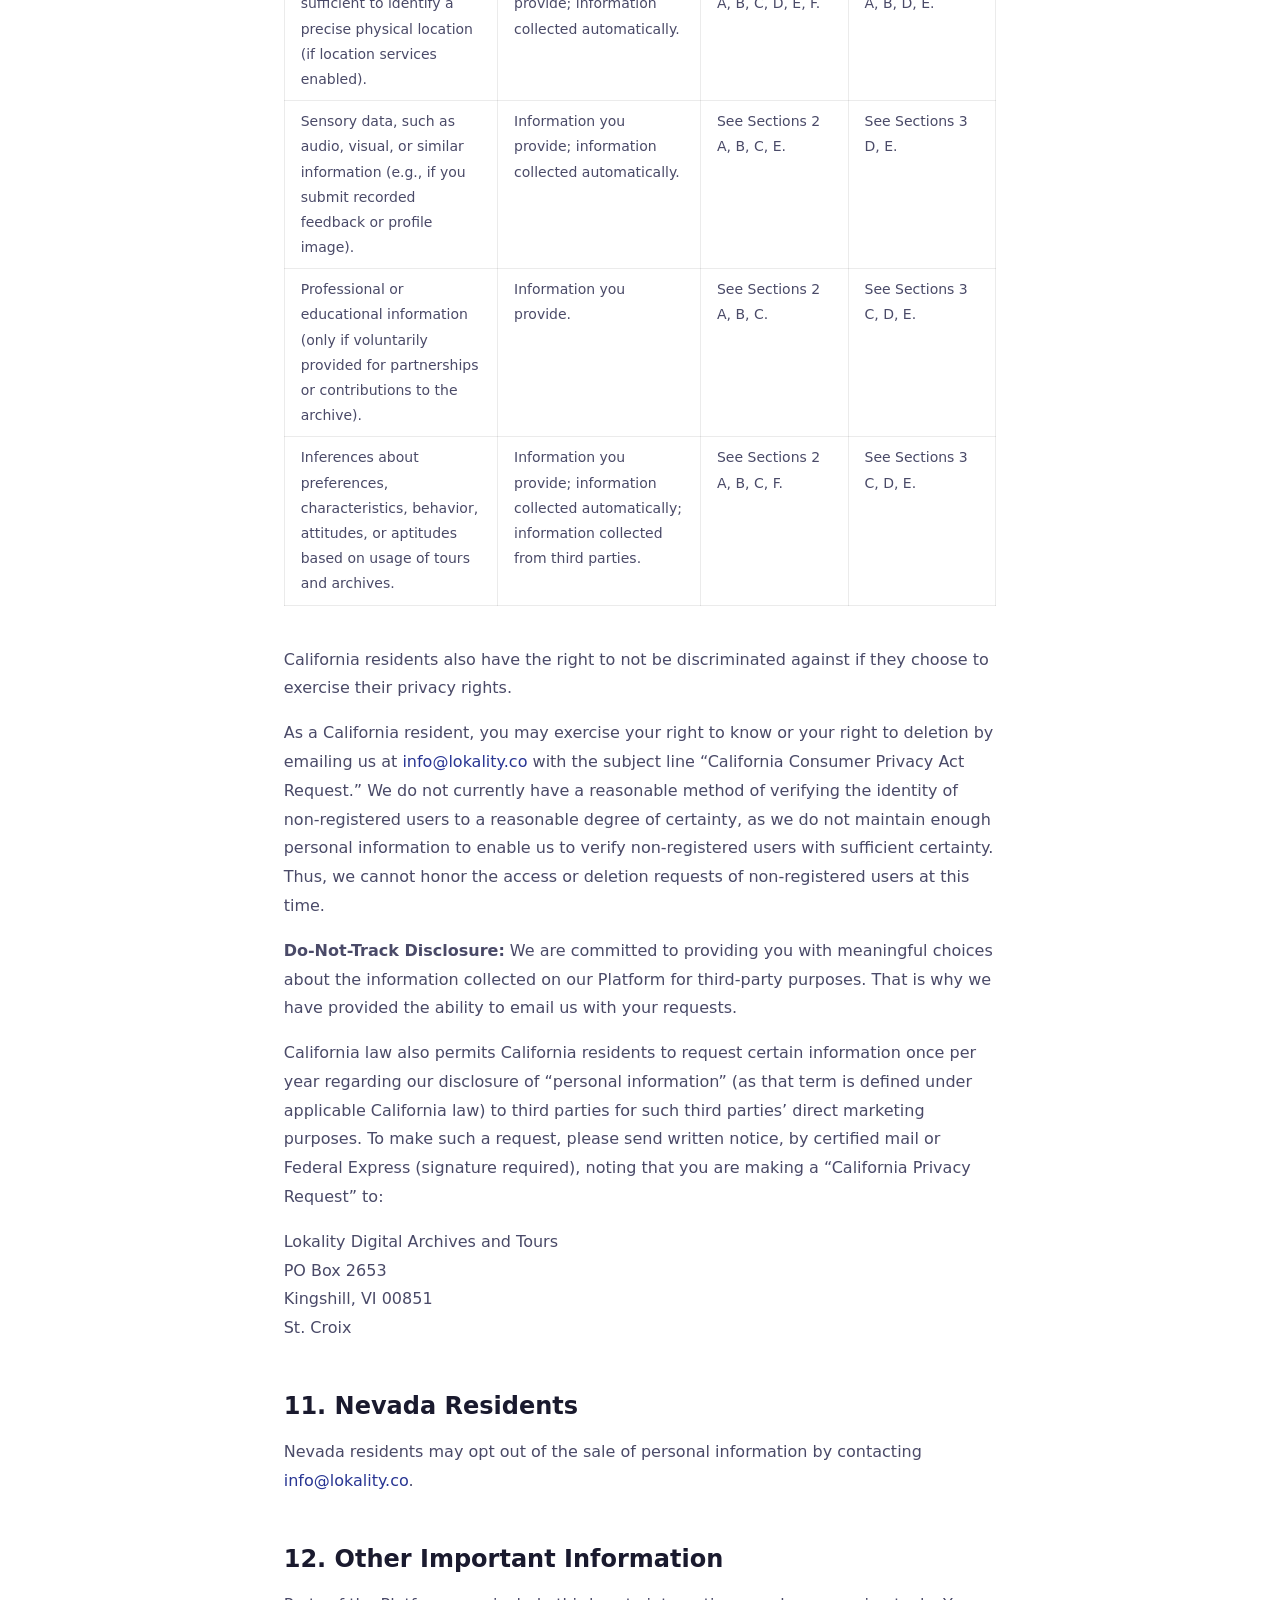
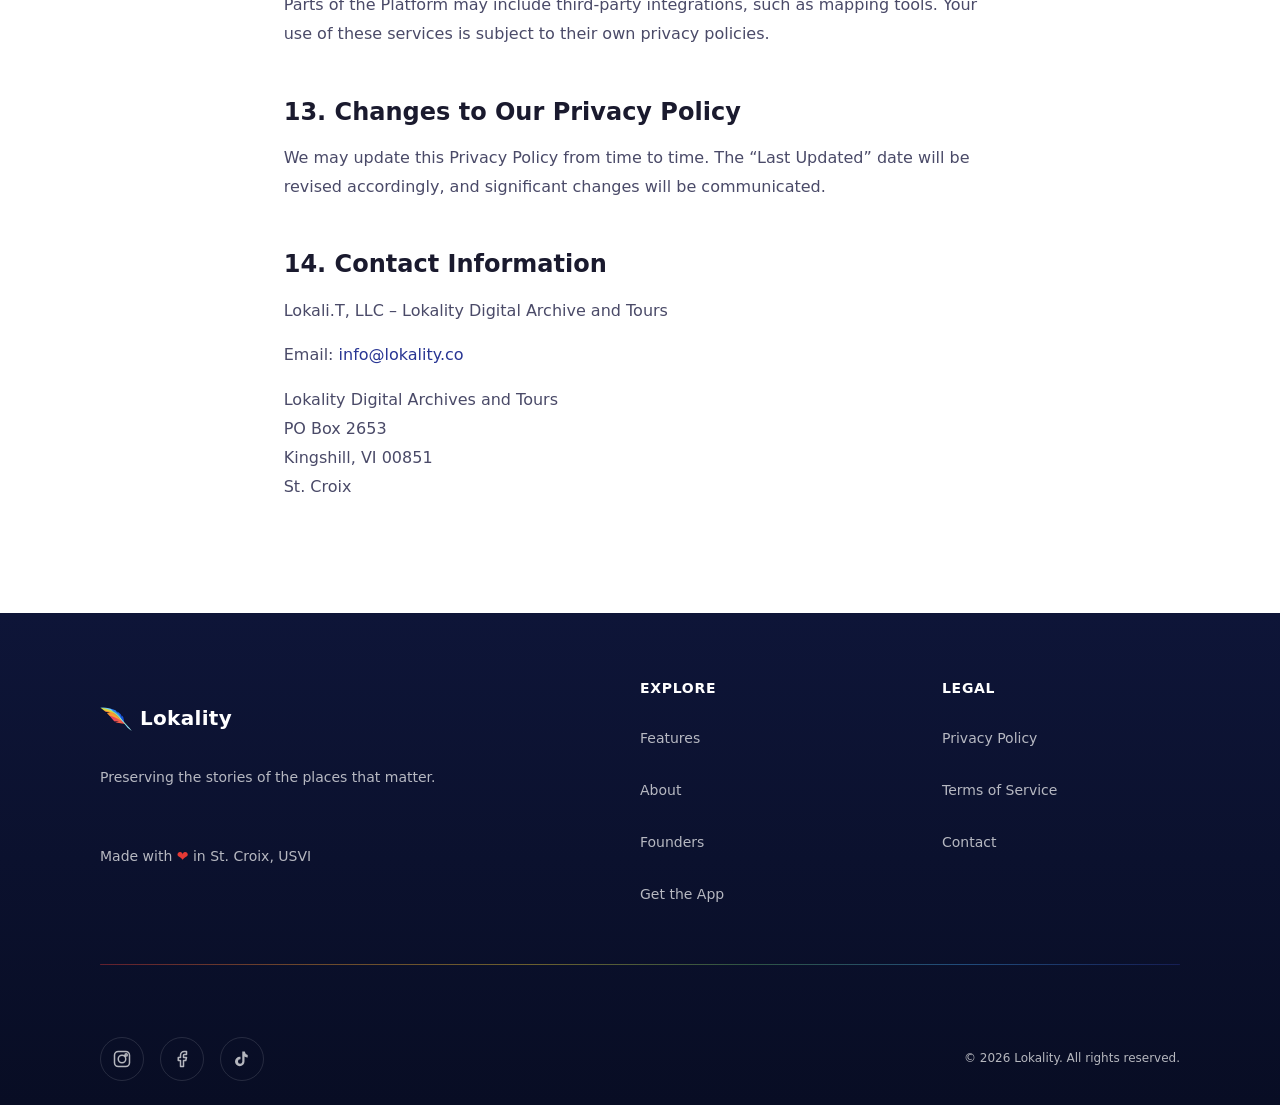
<file: frontend/privacy.html>
<!DOCTYPE html>
<html lang="en">
<head>
  <meta charset="UTF-8">
  <meta name="viewport" content="width=device-width, initial-scale=1">

  <title>Privacy Policy — Lokality</title>
  <meta name="description" content="Privacy Policy for Lokali.T, LLC — how Lokality Digital Archive and Tours collects, uses, and shares your information.">
  <link rel="canonical" href="https://amalikrigger.github.io/lokality-web/privacy.html">

  <link rel="icon" type="image/png" sizes="32x32" href="assets/images/icons/favicon-32x32.png">
    <link rel="icon" type="image/png" sizes="16x16" href="assets/images/icons/favicon-16x16.png">
  <link rel="apple-touch-icon" href="assets/images/logos/lokality-launcher.png">

  <meta http-equiv="Content-Security-Policy"
        content="default-src 'self'; script-src 'self'; style-src 'self' https://fonts.googleapis.com; font-src https://fonts.gstatic.com; img-src 'self' data:; connect-src 'self' https://*.execute-api.*.amazonaws.com;">

  <link rel="preconnect" href="https://fonts.googleapis.com">
  <link rel="preconnect" href="https://fonts.gstatic.com" crossorigin>
  <link href="https://fonts.googleapis.com/css2?family=Open+Sans:wght@400;500;600;700&family=Poppins:wght@500;600;700;800&display=swap" rel="stylesheet">

  <script src="assets/js/init.js"></script>
  <link rel="stylesheet" href="assets/css/base.css">
  <link rel="stylesheet" href="assets/css/layout.css">
  <link rel="stylesheet" href="assets/css/components.css">
</head>
<body>
  <a href="#main-content" class="skip-link">Skip to main content</a>

  <div class="gradient-bar" role="presentation"></div>

  <header class="site-header" role="banner">
    <div class="container header__inner">
      <a class="brand" href="./index.html">
        <img class="brand__icon" src="assets/images/logos/lokality-icon.png" alt="" width="36" height="36">
        <span class="brand__text">Lokality</span>
      </a>
      <nav class="nav" aria-label="Primary navigation">
        <div class="nav__menu" id="nav-menu">
          <a class="nav__link" href="./index.html#features">Features</a>
          <a class="nav__link" href="./index.html#about">About</a>
          <a class="nav__link" href="./index.html#founders">Founders</a>
          <a class="nav__link" href="./index.html#download">Get the App</a>
        </div>
      </nav>
    </div>
  </header>

  <main id="main-content" class="site-main">
    <section class="section">
      <div class="container">
        <div class="section__header">
          <h1 class="section__title">Privacy Policy</h1>
          <p class="section__subtitle">Last updated: March 2026</p>
        </div>

        <div class="legal-content">
          <p>At Lokali.T, LLC (&ldquo;Lokality Digital Archive and Tours,&rdquo; &ldquo;Lokali.T,&rdquo; &ldquo;we,&rdquo; &ldquo;our,&rdquo; and/or &ldquo;us&rdquo;), your privacy is important to us. In this Privacy Policy, we tell you what information we collect, share with others, and how we use it.</p>

          <h2 id="scope">Scope of this Privacy Policy</h2>
          <p>Lokali.T values the privacy of individuals who use our mobile application, website, and related services (collectively, our &ldquo;Platform&rdquo;). This privacy policy (the &ldquo;Privacy Policy&rdquo;) explains how we collect, use, and share information from Lokali.T&rsquo;s users (&ldquo;Users&rdquo;). It applies to our customers (&ldquo;Customers&rdquo;), institutions and organizations that partner with us to provide historical or cultural content (&ldquo;Content Partners&rdquo;), and other partners and/or end users who use our Platform to access, purchase, or interact with our digital archives and tours (&ldquo;Partners&rdquo;).</p>
          <p>By using the Platform, you agree to the Privacy Policy and any future amendments and additions. Your use of our Platform is also subject to our <a href="terms.html">Terms of Service</a>.</p>

          <h2 id="section-1">1. Information Lokali.T Collects From Users</h2>
          <p>Lokali.T collects information from its Users. The categories of information we collect are described below in this Section 1.</p>

          <h3 id="section-1a">A. Information You Provide Directly to Us</h3>

          <h4>Customers</h4>
          <p><strong>Sign Up and Profile Information.</strong> When you sign up for Lokali.T as a Customer, you provide us with information, including, but not limited to, your name, email address, and password. If you sign up using your Apple ID, Google account, or another third-party login (such as Facebook), we may receive information such as your name, email address, and profile image as permitted by your settings on those services. You may also upload a profile picture and, if desired, optional biographical information.</p>
          <p><strong>Purchase and Access Information.</strong> When you purchase tours, event tickets, or premium archive content through our Platform, we collect transaction-related details such as the purchased item name, access duration, date and time of purchase, and applicable price.</p>
          <p><strong>Feedback.</strong> We may ask you for feedback on your experience, which may include ratings and written reviews of tours, archives, or the Platform itself.</p>
          <p><strong>Surveys.</strong> We may offer an opportunity to participate in surveys, promotions, or contests. When a User participates, we may request certain information which may include name and email address.</p>
          <p><strong>Payment Information.</strong> We do not directly collect or store your payment card information. All in-app purchases are processed by the Apple App Store or Google Play Store. These platforms may provide us with limited transaction data, such as transaction ID, purchase date, and product purchased, which we use for fulfillment, recordkeeping, and support purposes.</p>

          <h4>Content Partners and Other Partners</h4>
          <p><strong>Profile Information.</strong> A Partner who signs up for our Platform provides us with certain information, including, but not limited to, contact name, phone number, email address, physical address, organizational details, hours of operation, and content descriptions.</p>
          <p><strong>Payment Information.</strong> If applicable, we may receive a Partner&rsquo;s bank account information to provide payment for revenue-sharing arrangements, as well as any other information necessary to set up payment.</p>

          <h4>All Users</h4>
          <p><strong>Communications.</strong> If you contact us directly, we may collect additional information about you. For example, when you contact our support team via email or in-app chat, we will receive and may retain your name, email address, and the contents of any message or attachments that you may send to us, as well as any other information you choose to provide.</p>
          <p><strong>User-Generated Content.</strong> Customers may be able to post reviews, ratings, or public comments related to tours, events, or archival materials. This content may be visible to other users of the Platform.</p>

          <h3 id="section-1b">B. Information We Collect Automatically Through Your Use of the Platform</h3>
          <p><strong>Location Information.</strong> If you enable location services, we may collect location data from your device when the Lokali.T app is in use (either foreground or background) to suggest relevant nearby tours or events, provide location-based historical content, or for analytics purposes. Location access can be disabled in your device settings.</p>
          <p><strong>Device Information.</strong> We receive information from Users&rsquo; devices, including IP address, browser type, mobile operating system version, device manufacturer and model, unique device identifiers (such as Apple&rsquo;s IDFA or Android&rsquo;s Advertising ID), and mobile network information.</p>
          <p><strong>Usage Information.</strong> We automatically receive information about your interactions with our Platform, such as pages viewed, content accessed, search queries, and dates/times of visits, to help us understand how you use our Platform and improve our services.</p>
          <p><strong>Information from Cookies and Similar Technologies.</strong> We and our service providers use cookies, pixels, and similar technologies to understand how you navigate through and interact with our Platform, remember preferences, and personalize content.</p>

          <h3 id="section-1c">C. Personal Information from Publicly Available Sources and Third Parties</h3>
          <p><strong>Information We Receive From Partners.</strong> If you access Lokali.T content through a partner institution or purchase access via a third-party promotion, we may receive information about your transaction from that partner, including your name, email address, and purchased content details.</p>
          <p><strong>Information From Analytics and Social Media Platforms.</strong> We may collect data from analytics providers or social networks you connect with our Platform, subject to their own privacy policies and your account settings.</p>

          <h2 id="section-2">2. How We Use The Information We Collect From Users</h2>
          <p>We use the information collected from and about Users for the following business and commercial purposes:</p>
          <ol type="A">
            <li><strong>Provide Services and Features.</strong> To deliver, personalize, and improve the Platform, process your transactions, and provide access to purchased content.</li>
            <li><strong>Communications.</strong> To send service-related messages, respond to inquiries, and provide marketing communications (you can opt out at any time).</li>
            <li><strong>Research and Development.</strong> For analytics, product development, and testing to improve user experience.</li>
            <li><strong>Security and Safety.</strong> To detect and prevent fraud, protect user accounts, and maintain platform security.</li>
            <li><strong>Legal and Regulatory Compliance.</strong> To comply with applicable laws, respond to legal requests, and enforce our Terms of Service.</li>
            <li><strong>Business Purposes.</strong> To create aggregated or de-identified data for research, analytics, and marketing.</li>
          </ol>

          <h2 id="section-3">3. How Lokali.T Shares Information It Collects From Users</h2>
          <p>We may share your information with:</p>
          <ul>
            <li><strong>Service Providers</strong> (hosting, analytics, customer support, marketing, etc.)</li>
            <li><strong>Partners</strong> (if you access their content or book through them)</li>
            <li><strong>Legal Authorities</strong> (when required by law)</li>
            <li><strong>Business Transactions</strong> (mergers, acquisitions, etc.)</li>
            <li><strong>With Your Consent</strong> (when you post public content or connect third-party accounts)</li>
          </ul>

          <h2 id="section-4">4. Online Analytics &amp; Interest-Based Advertising</h2>
          <p>We may work with analytics providers and advertising partners that use cookies and device identifiers to measure platform performance, deliver relevant content, and provide interest-based advertising.</p>

          <h2 id="section-5">5. Your Choices</h2>
          <p>You can update your profile, change location sharing settings, opt out of marketing emails, and request account deletion by contacting us at <a href="mailto:info@lokality.co">info@lokality.co</a>.</p>

          <h2 id="section-6">6. Third-Party Links</h2>
          <p>The Platform may contain links to other sites or services not controlled by Lokali.T. We are not responsible for their privacy practices.</p>

          <h2 id="section-7">7. Data Security</h2>
          <p>We use reasonable safeguards to protect personal data, but no method is 100% secure.</p>

          <h2 id="section-8">8. Children&rsquo;s Privacy</h2>
          <p>Lokali.T is not directed to children under 13, and we do not knowingly collect their information.</p>

          <h2 id="section-9">9. Consent to Transfer</h2>
          <p>If you use our Platform from outside the United States, you consent to your data being processed in the United States, which may have different data protection laws.</p>

          <h2 id="section-10">10. Privacy Information for California Residents</h2>
          <p>Under the California Consumer Privacy Act or CCPA, and subject to exceptions, California residents have certain rights regarding their data, including:</p>
          <ul>
            <li>The right to know the categories of Personal Information we&rsquo;ve collected and the categories of sources from which we got the information (see Section 1 and the chart below).</li>
            <li>The right to know the business purposes for sharing Personal Information (see Section 2 and the chart below).</li>
            <li>The right to know the categories of third parties with whom we&rsquo;ve shared Personal Information (see Section 3 and the chart below).</li>
            <li>The right to access the specific pieces of Personal Information we&rsquo;ve collected and the right to delete your information.</li>
            <li>The right to opt out of having your Personal Information sold. Lokali.T does not sell or rent Personal Information to third parties, as we understand that term to be defined by the CCPA and its implementing regulations.</li>
          </ul>

          <h3>Categories of Personal Information under the California Consumer Privacy Act</h3>
          <div class="table-responsive" role="region" aria-label="CCPA personal information categories" tabindex="0">
            <table>
              <thead>
                <tr>
                  <th scope="col">Personal Information</th>
                  <th scope="col">Source of Personal Information</th>
                  <th scope="col">Purpose of Collecting Personal Information</th>
                  <th scope="col">To Whom We Disclose Personal Information</th>
                </tr>
              </thead>
              <tbody>
                <tr>
                  <td>Identifiers such as name, email address, phone number, unique account ID, Apple App Store/Google Play transaction ID.</td>
                  <td>Information you provide; information collected automatically; information collected from third parties (e.g., Apple/Google).</td>
                  <td>See Sections 2 A, B, C, D, E, F.</td>
                  <td>See Sections 3 A, B, D, E.</td>
                </tr>
                <tr>
                  <td>Protected Classifications under California and federal law, including age (if provided for eligibility for certain content).</td>
                  <td>Information you provide; information collected automatically.</td>
                  <td>See Sections 2 A, B, C, E.</td>
                  <td>See Sections 3 A, B, D, E.</td>
                </tr>
                <tr>
                  <td>Commercial information such as records of tours, archive access, or digital content purchased, obtained, or considered.</td>
                  <td>Information you provide; information collected automatically; information collected from Apple/Google.</td>
                  <td>See Sections 2 A, B, C, D, E, F.</td>
                  <td>See Sections 3 A, B, D, E.</td>
                </tr>
                <tr>
                  <td>Internet or other electronic network activity information, including browsing history, search history, and interactions with our Platform.</td>
                  <td>Information you provide; information collected automatically; information collected from third parties.</td>
                  <td>See Sections 2 A, B, C, D, E, F.</td>
                  <td>See Sections 3 D, E.</td>
                </tr>
                <tr>
                  <td>Geolocation data that is sufficient to identify a precise physical location (if location services enabled).</td>
                  <td>Information you provide; information collected automatically.</td>
                  <td>See Sections 2 A, B, C, D, E, F.</td>
                  <td>See Sections 3 A, B, D, E.</td>
                </tr>
                <tr>
                  <td>Sensory data, such as audio, visual, or similar information (e.g., if you submit recorded feedback or profile image).</td>
                  <td>Information you provide; information collected automatically.</td>
                  <td>See Sections 2 A, B, C, E.</td>
                  <td>See Sections 3 D, E.</td>
                </tr>
                <tr>
                  <td>Professional or educational information (only if voluntarily provided for partnerships or contributions to the archive).</td>
                  <td>Information you provide.</td>
                  <td>See Sections 2 A, B, C.</td>
                  <td>See Sections 3 C, D, E.</td>
                </tr>
                <tr>
                  <td>Inferences about preferences, characteristics, behavior, attitudes, or aptitudes based on usage of tours and archives.</td>
                  <td>Information you provide; information collected automatically; information collected from third parties.</td>
                  <td>See Sections 2 A, B, C, F.</td>
                  <td>See Sections 3 C, D, E.</td>
                </tr>
              </tbody>
            </table>
          </div>

          <p>California residents also have the right to not be discriminated against if they choose to exercise their privacy rights.</p>
          <p>As a California resident, you may exercise your right to know or your right to deletion by emailing us at <a href="mailto:info@lokality.co">info@lokality.co</a> with the subject line &ldquo;California Consumer Privacy Act Request.&rdquo; We do not currently have a reasonable method of verifying the identity of non-registered users to a reasonable degree of certainty, as we do not maintain enough personal information to enable us to verify non-registered users with sufficient certainty. Thus, we cannot honor the access or deletion requests of non-registered users at this time.</p>
          <p><strong>Do-Not-Track Disclosure:</strong> We are committed to providing you with meaningful choices about the information collected on our Platform for third-party purposes. That is why we have provided the ability to email us with your requests.</p>
          <p>California law also permits California residents to request certain information once per year regarding our disclosure of &ldquo;personal information&rdquo; (as that term is defined under applicable California law) to third parties for such third parties&rsquo; direct marketing purposes. To make such a request, please send written notice, by certified mail or Federal Express (signature required), noting that you are making a &ldquo;California Privacy Request&rdquo; to:</p>
          <address>
            Lokality Digital Archives and Tours<br>
            PO Box 2653<br>
            Kingshill, VI 00851<br>
            St. Croix
          </address>

          <h2 id="section-11">11. Nevada Residents</h2>
          <p>Nevada residents may opt out of the sale of personal information by contacting <a href="mailto:info@lokality.co">info@lokality.co</a>.</p>

          <h2 id="section-12">12. Other Important Information</h2>
          <p>Parts of the Platform may include third-party integrations, such as mapping tools. Your use of these services is subject to their own privacy policies.</p>

          <h2 id="section-13">13. Changes to Our Privacy Policy</h2>
          <p>We may update this Privacy Policy from time to time. The &ldquo;Last Updated&rdquo; date will be revised accordingly, and significant changes will be communicated.</p>

          <h2 id="section-14">14. Contact Information</h2>
          <p>Lokali.T, LLC &ndash; Lokality Digital Archive and Tours</p>
          <p>Email: <a href="mailto:info@lokality.co">info@lokality.co</a></p>
          <address>
            Lokality Digital Archives and Tours<br>
            PO Box 2653<br>
            Kingshill, VI 00851<br>
            St. Croix
          </address>
        </div>
      </div>
    </section>
  </main>

  <footer class="site-footer" role="contentinfo">
    <div class="container footer__inner">
      <div class="footer__top">
        <div class="footer__brand">
          <a class="footer__brand-link" href="./index.html">
            <img class="footer__brand-icon" src="assets/images/logos/lokality-icon.png" alt="" width="32" height="32">
            <span class="footer__brand-name">Lokality</span>
          </a>
          <p class="footer__tagline">Preserving the stories of the places that matter.</p>
          <p class="footer__origin">Made with <span class="footer__heart" aria-label="love">&#10084;</span> in St. Croix, USVI</p>
        </div>

        <nav aria-label="Footer navigation">
          <p class="footer__nav-heading">Explore</p>
          <ul class="footer__nav-list">
            <li><a class="footer__link" href="./index.html#features">Features</a></li>
            <li><a class="footer__link" href="./index.html#about">About</a></li>
            <li><a class="footer__link" href="./index.html#founders">Founders</a></li>
            <li><a class="footer__link" href="./index.html#download">Get the App</a></li>
          </ul>
        </nav>

        <nav aria-label="Legal">
          <p class="footer__nav-heading">Legal</p>
          <ul class="footer__nav-list">
            <li><a class="footer__link" href="privacy.html">Privacy Policy</a></li>
            <li><a class="footer__link" href="terms.html">Terms of Service</a></li>
            <li><a class="footer__link" href="mailto:info@lokality.co">Contact</a></li>
          </ul>
        </nav>
      </div>

      <div class="footer__divider" aria-hidden="true"></div>

      <div class="footer__bottom">
        <div class="footer__social">
          <a class="footer__social-link footer__social-link--instagram" href="#" target="_blank" rel="noopener noreferrer" aria-label="Lokality on Instagram">
            <svg xmlns="http://www.w3.org/2000/svg" viewBox="0 0 24 24" fill="none" stroke="currentColor" stroke-width="2" stroke-linecap="round" stroke-linejoin="round" aria-hidden="true"><rect width="20" height="20" x="2" y="2" rx="5" ry="5"/><circle cx="12" cy="12" r="5"/><circle cx="17.5" cy="6.5" r="1.5"/></svg>
          </a>
          <a class="footer__social-link footer__social-link--facebook" href="#" target="_blank" rel="noopener noreferrer" aria-label="Lokality on Facebook">
            <svg xmlns="http://www.w3.org/2000/svg" viewBox="0 0 24 24" fill="none" stroke="currentColor" stroke-width="2" stroke-linecap="round" stroke-linejoin="round" aria-hidden="true"><path d="M18 2h-3a5 5 0 0 0-5 5v3H7v4h3v8h4v-8h3l1-4h-4V7a1 1 0 0 1 1-1h3z"/></svg>
          </a>
          <a class="footer__social-link footer__social-link--tiktok" href="#" target="_blank" rel="noopener noreferrer" aria-label="Lokality on TikTok">
            <svg xmlns="http://www.w3.org/2000/svg" viewBox="0 0 24 24" fill="currentColor" aria-hidden="true"><path d="M19.59 6.69a4.83 4.83 0 0 1-3.77-4.25V2h-3.45v13.67a2.89 2.89 0 0 1-2.88 2.5 2.89 2.89 0 0 1 0-5.78 2.84 2.84 0 0 1 .51.05V9.01a6.27 6.27 0 0 0-1 0 6.33 6.33 0 0 0-6.33 6.33A6.33 6.33 0 0 0 9 21.67a6.33 6.33 0 0 0 6.33-6.33V8.79a8.18 8.18 0 0 0 4.26 1.19V6.69z"/></svg>
          </a>
        </div>
        <p class="footer__copy">&copy; <span id="year"></span> Lokality. All rights reserved.</p>
      </div>
    </div>
  </footer>

  <noscript>
    <p>This site works best with JavaScript enabled.</p>
  </noscript>

  <script src="assets/js/config.js"></script>
  <script type="module" src="assets/js/main.js"></script>
</body>
</html>
</file>
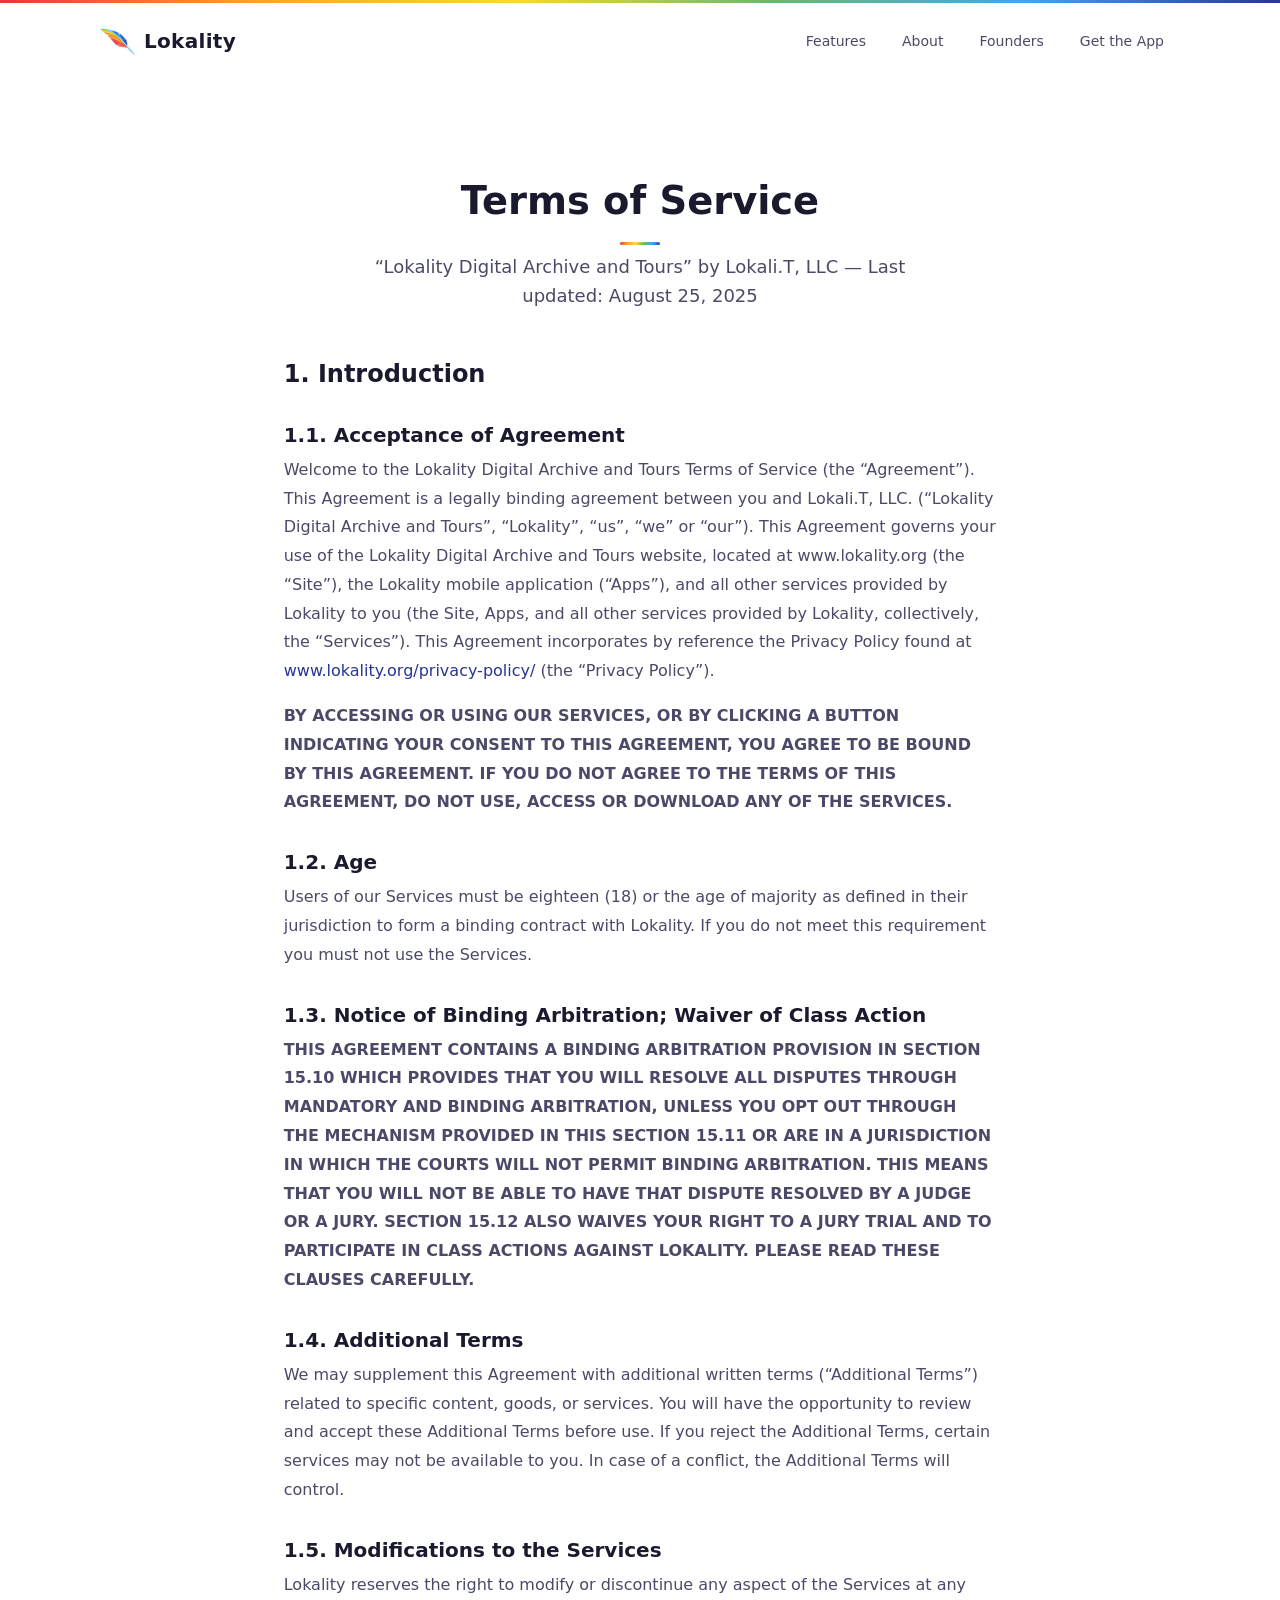
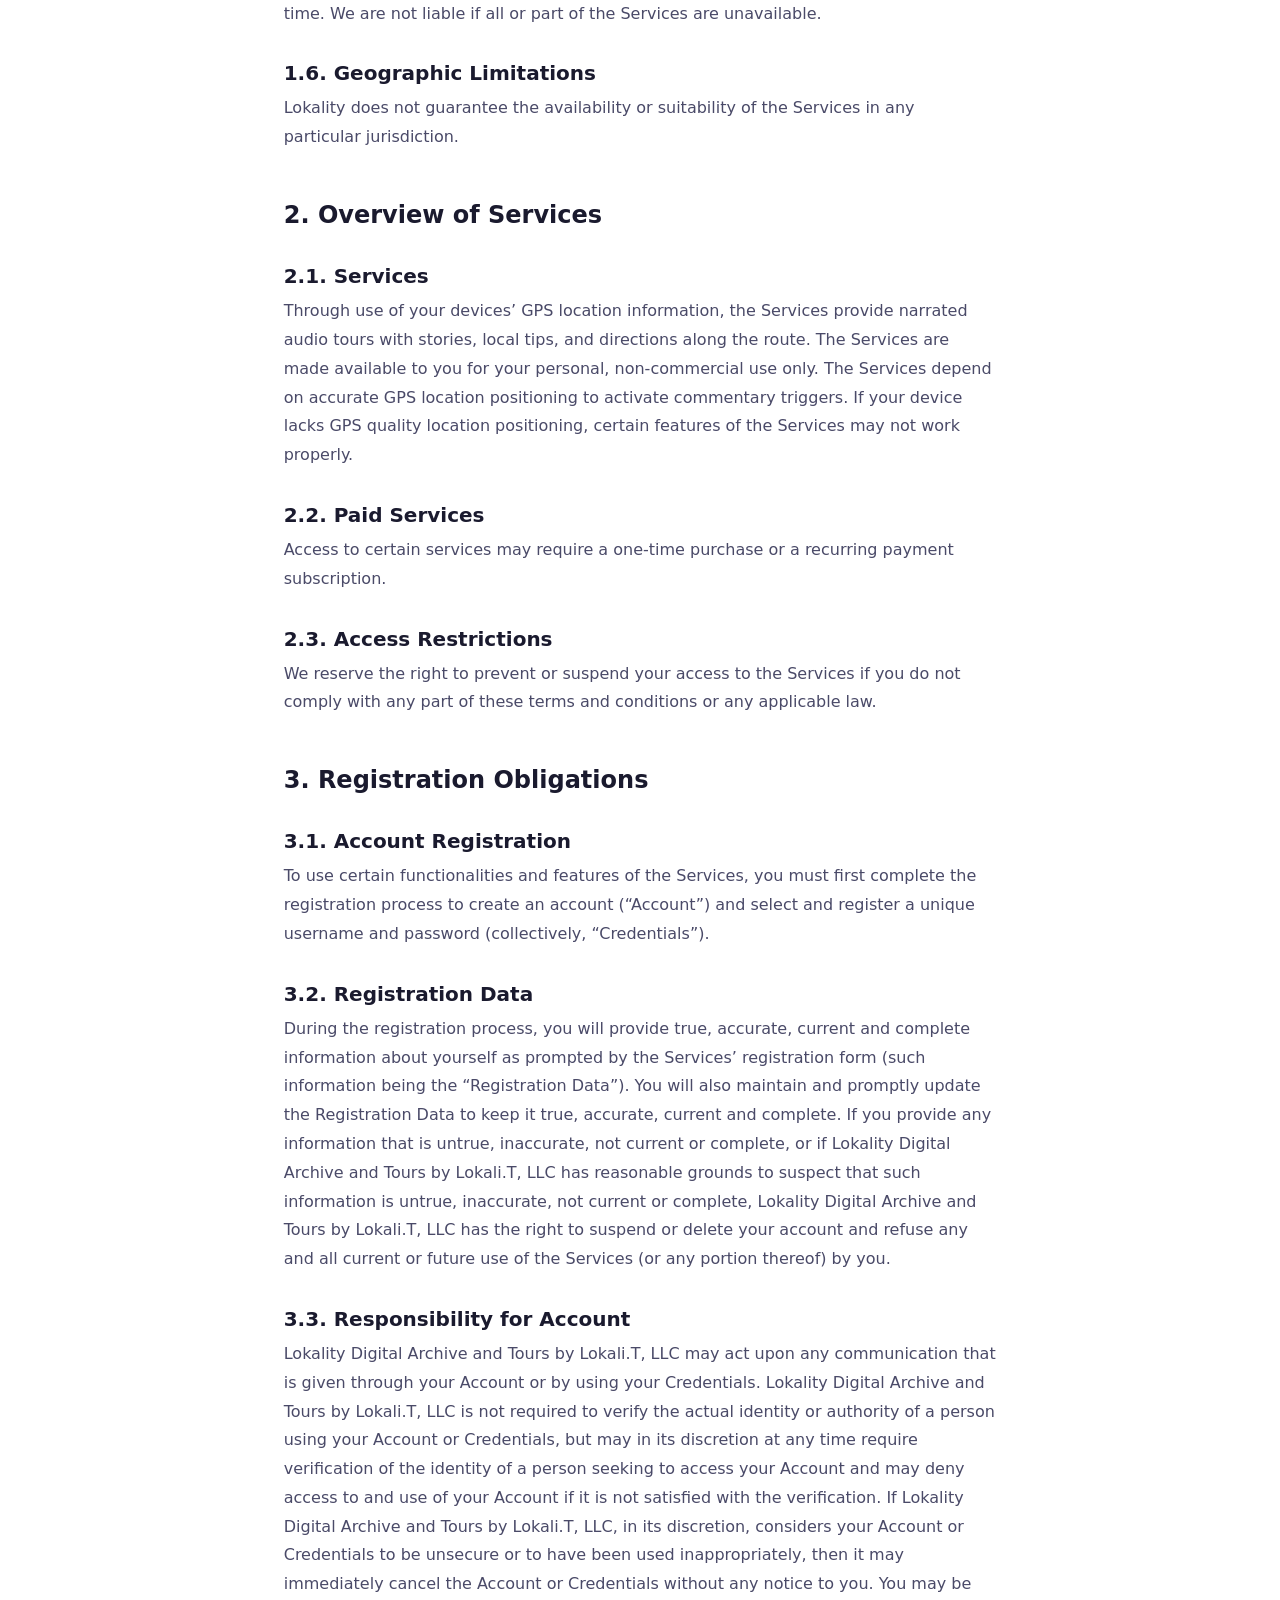
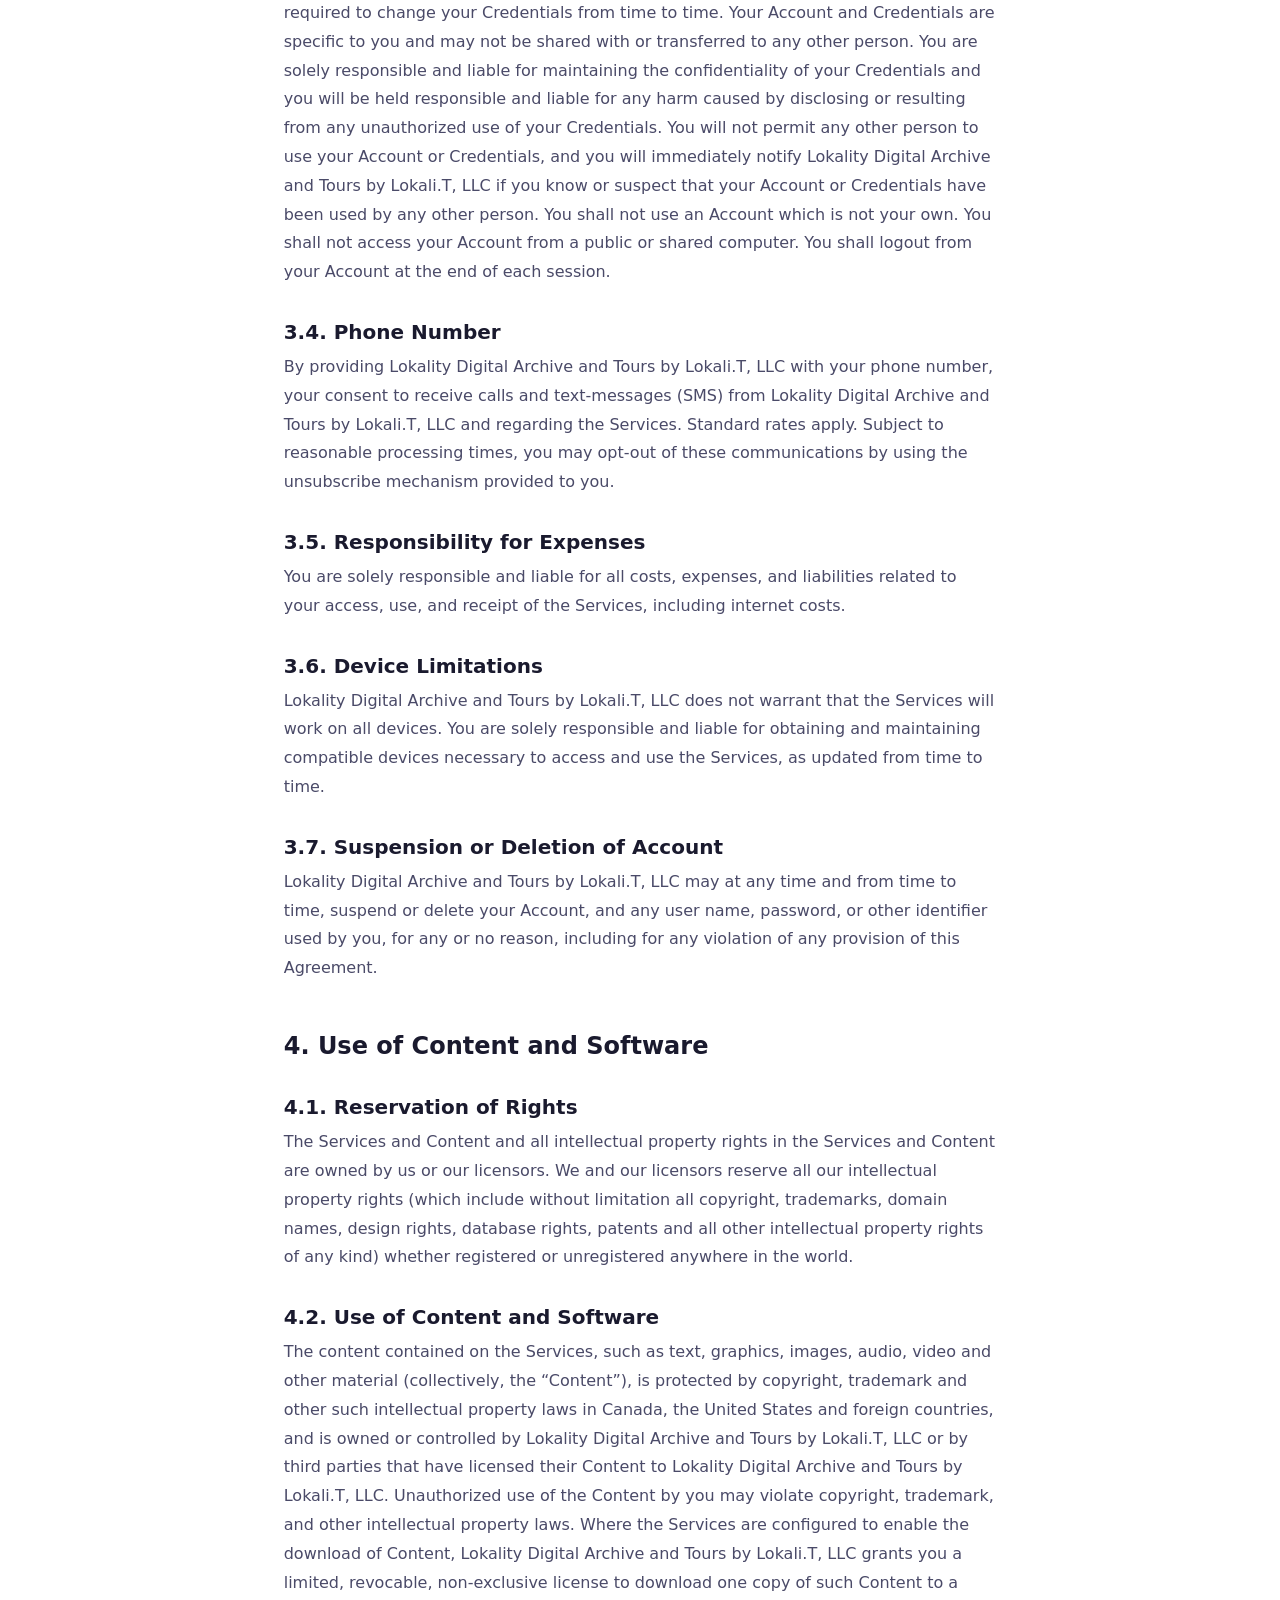
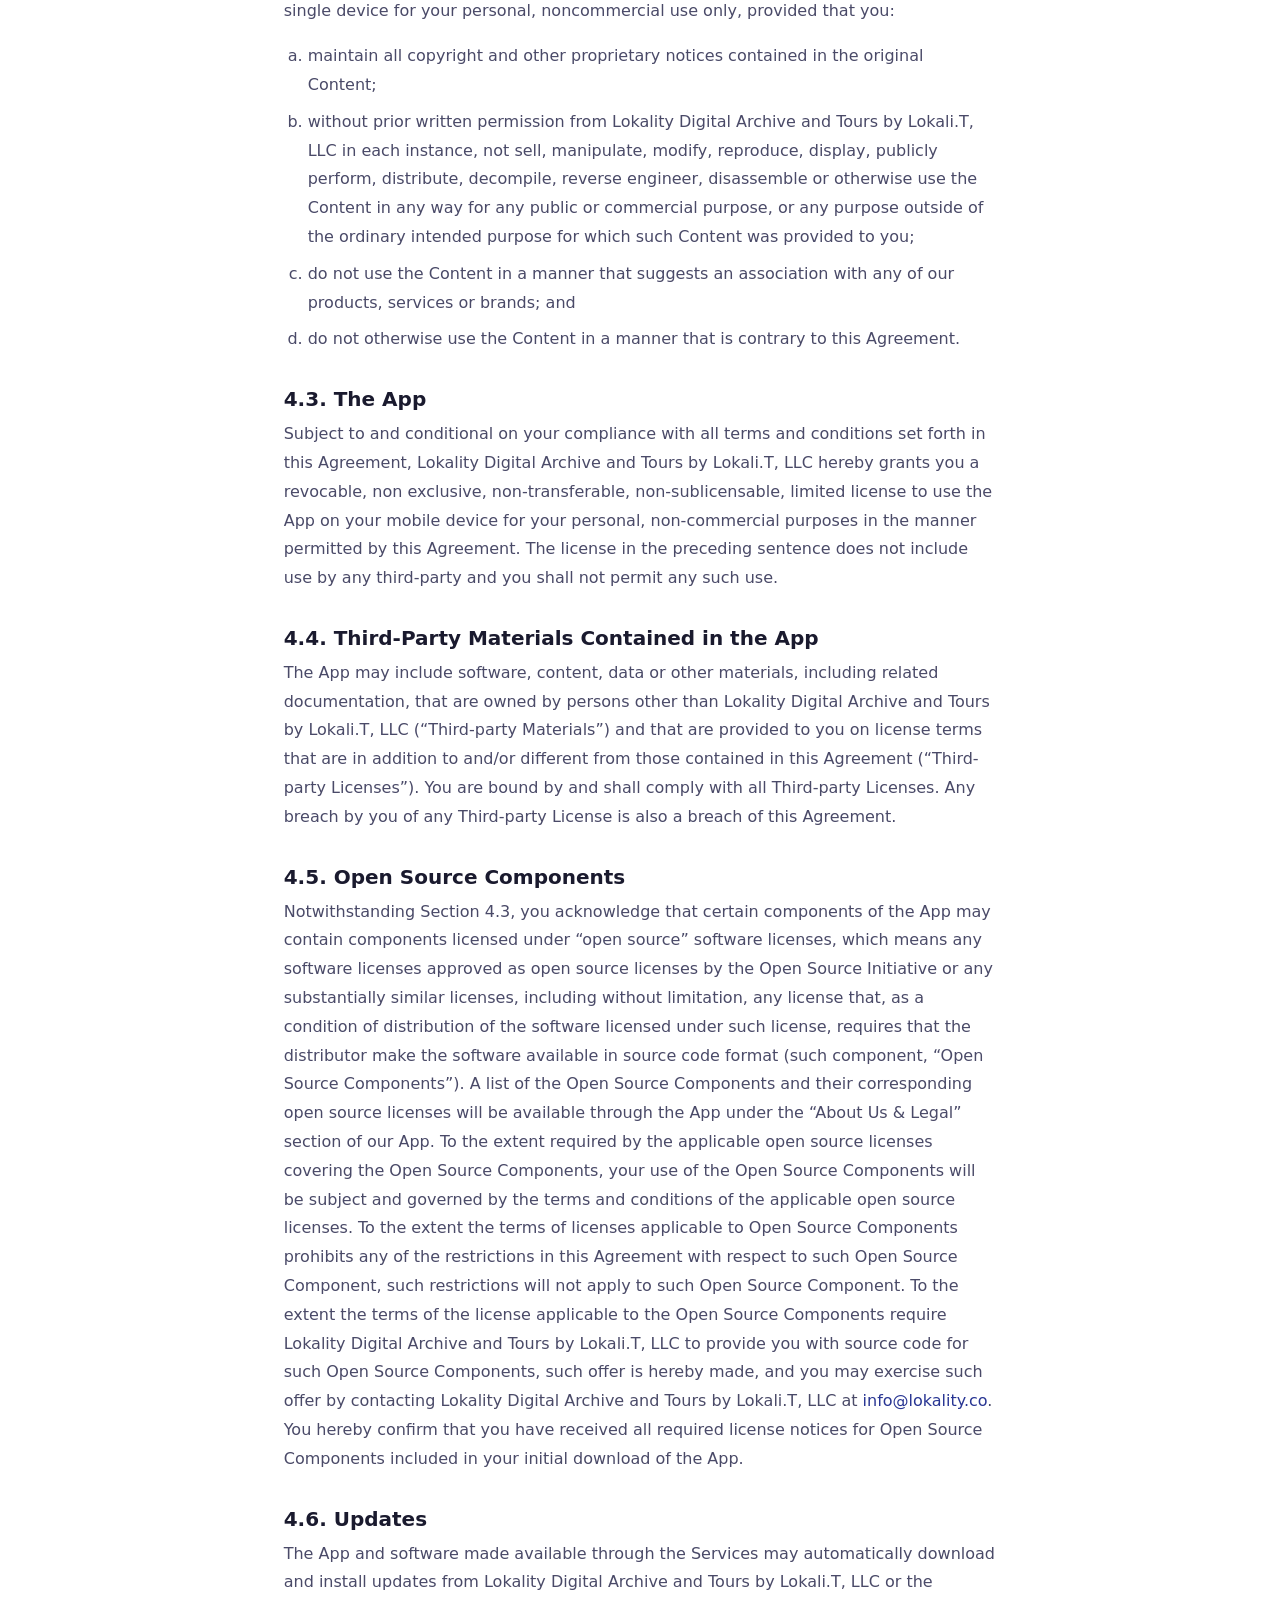
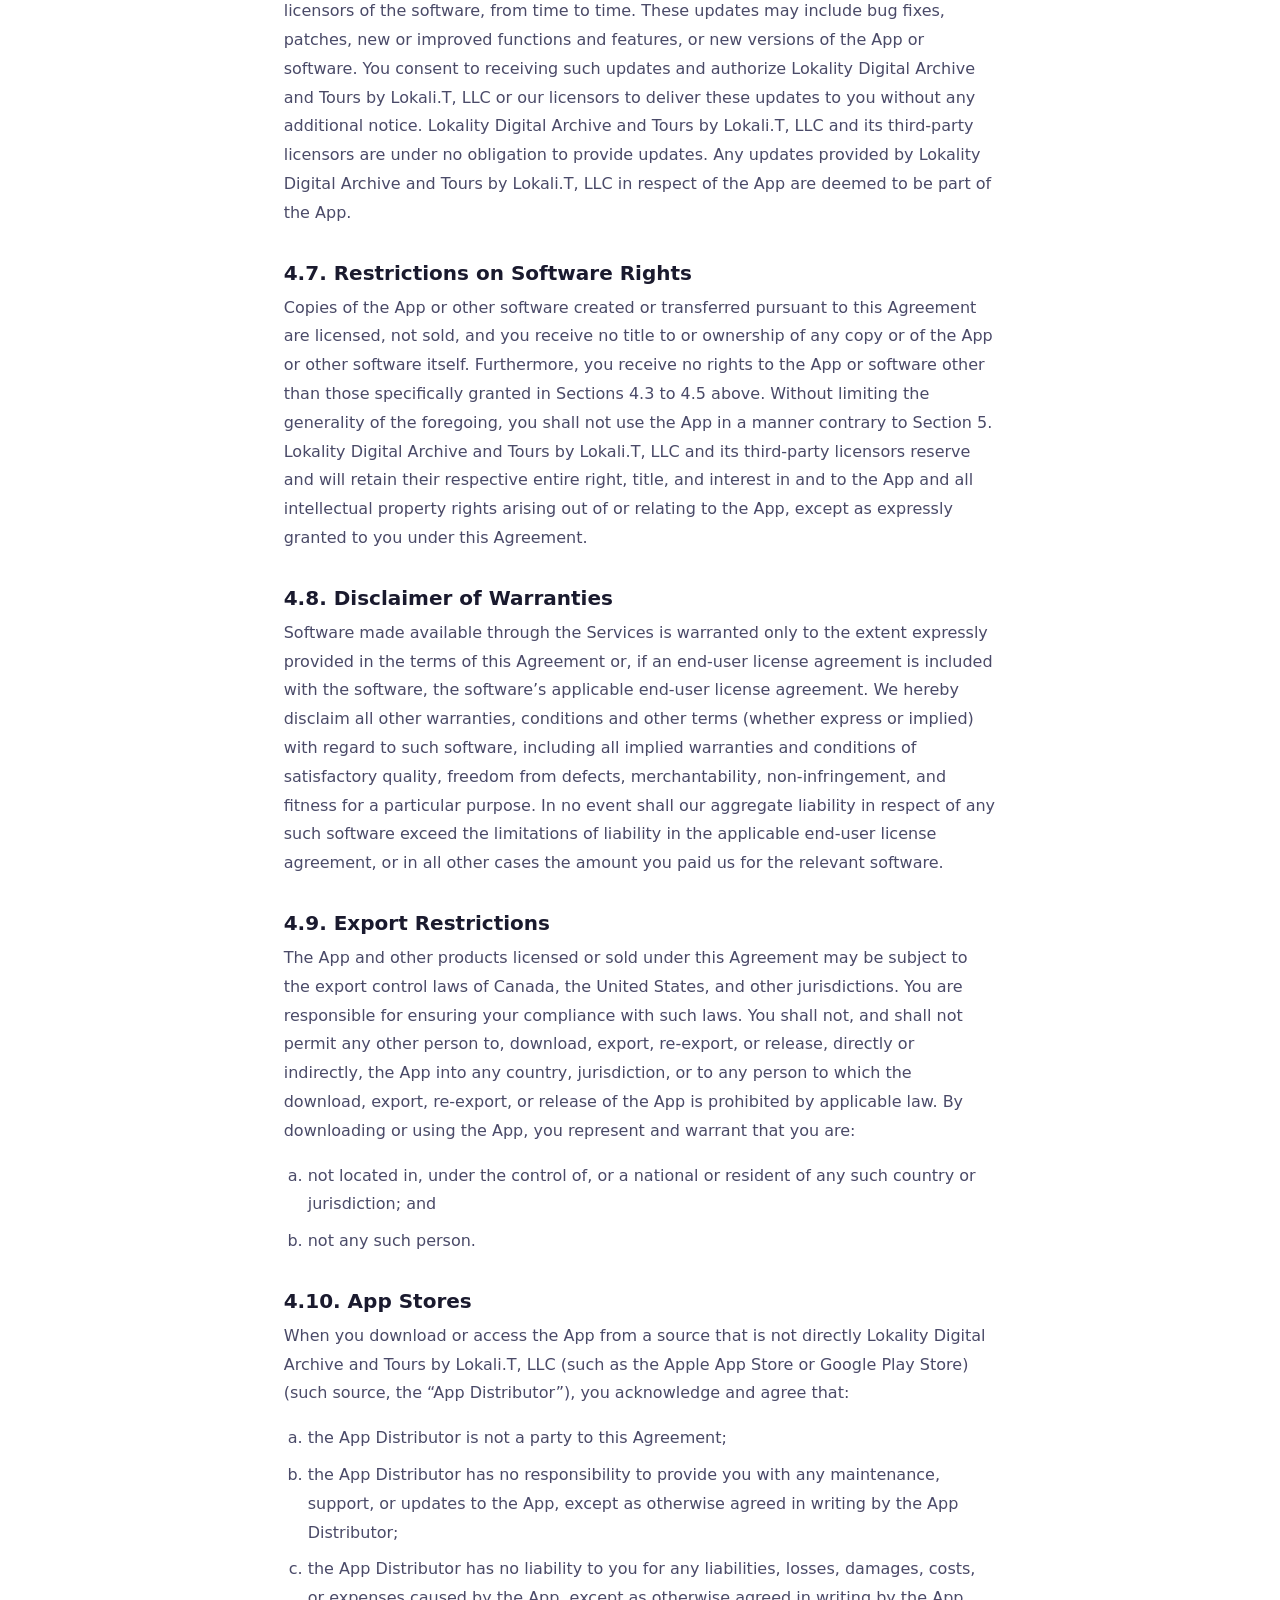
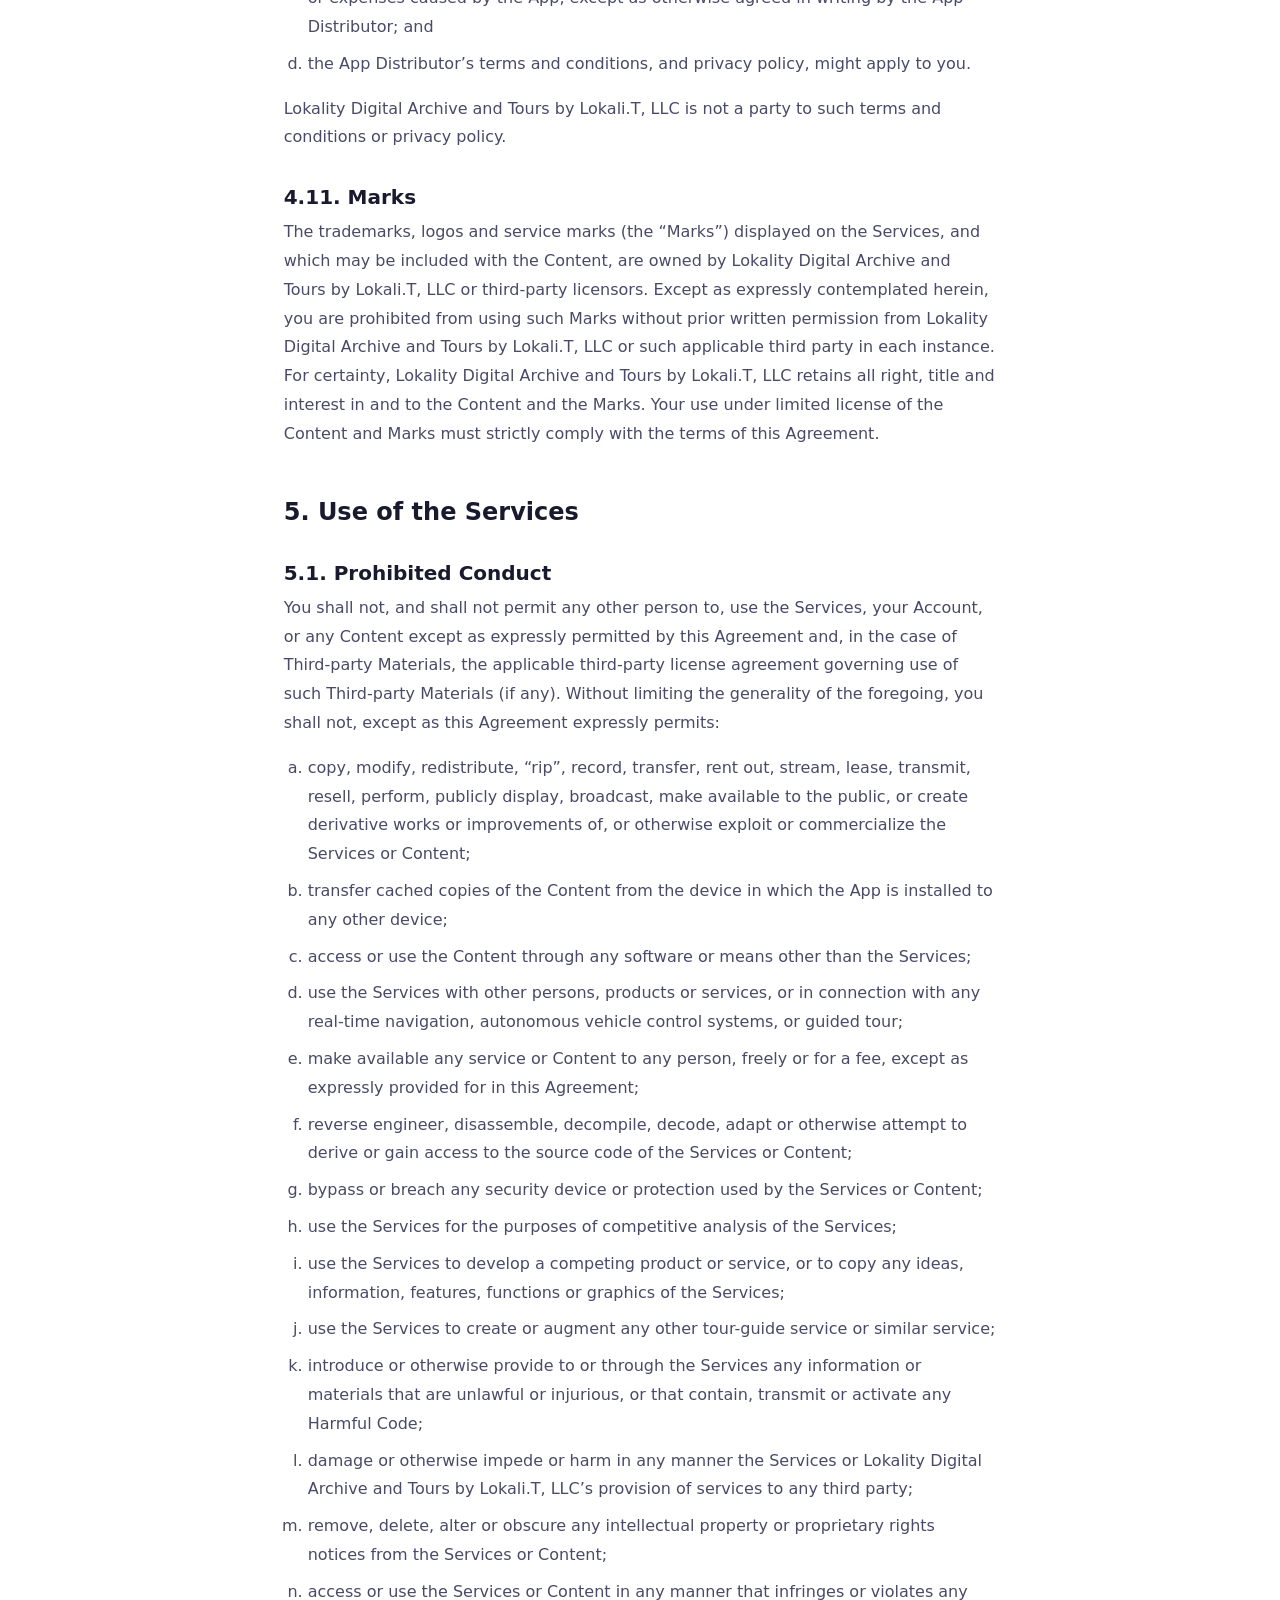
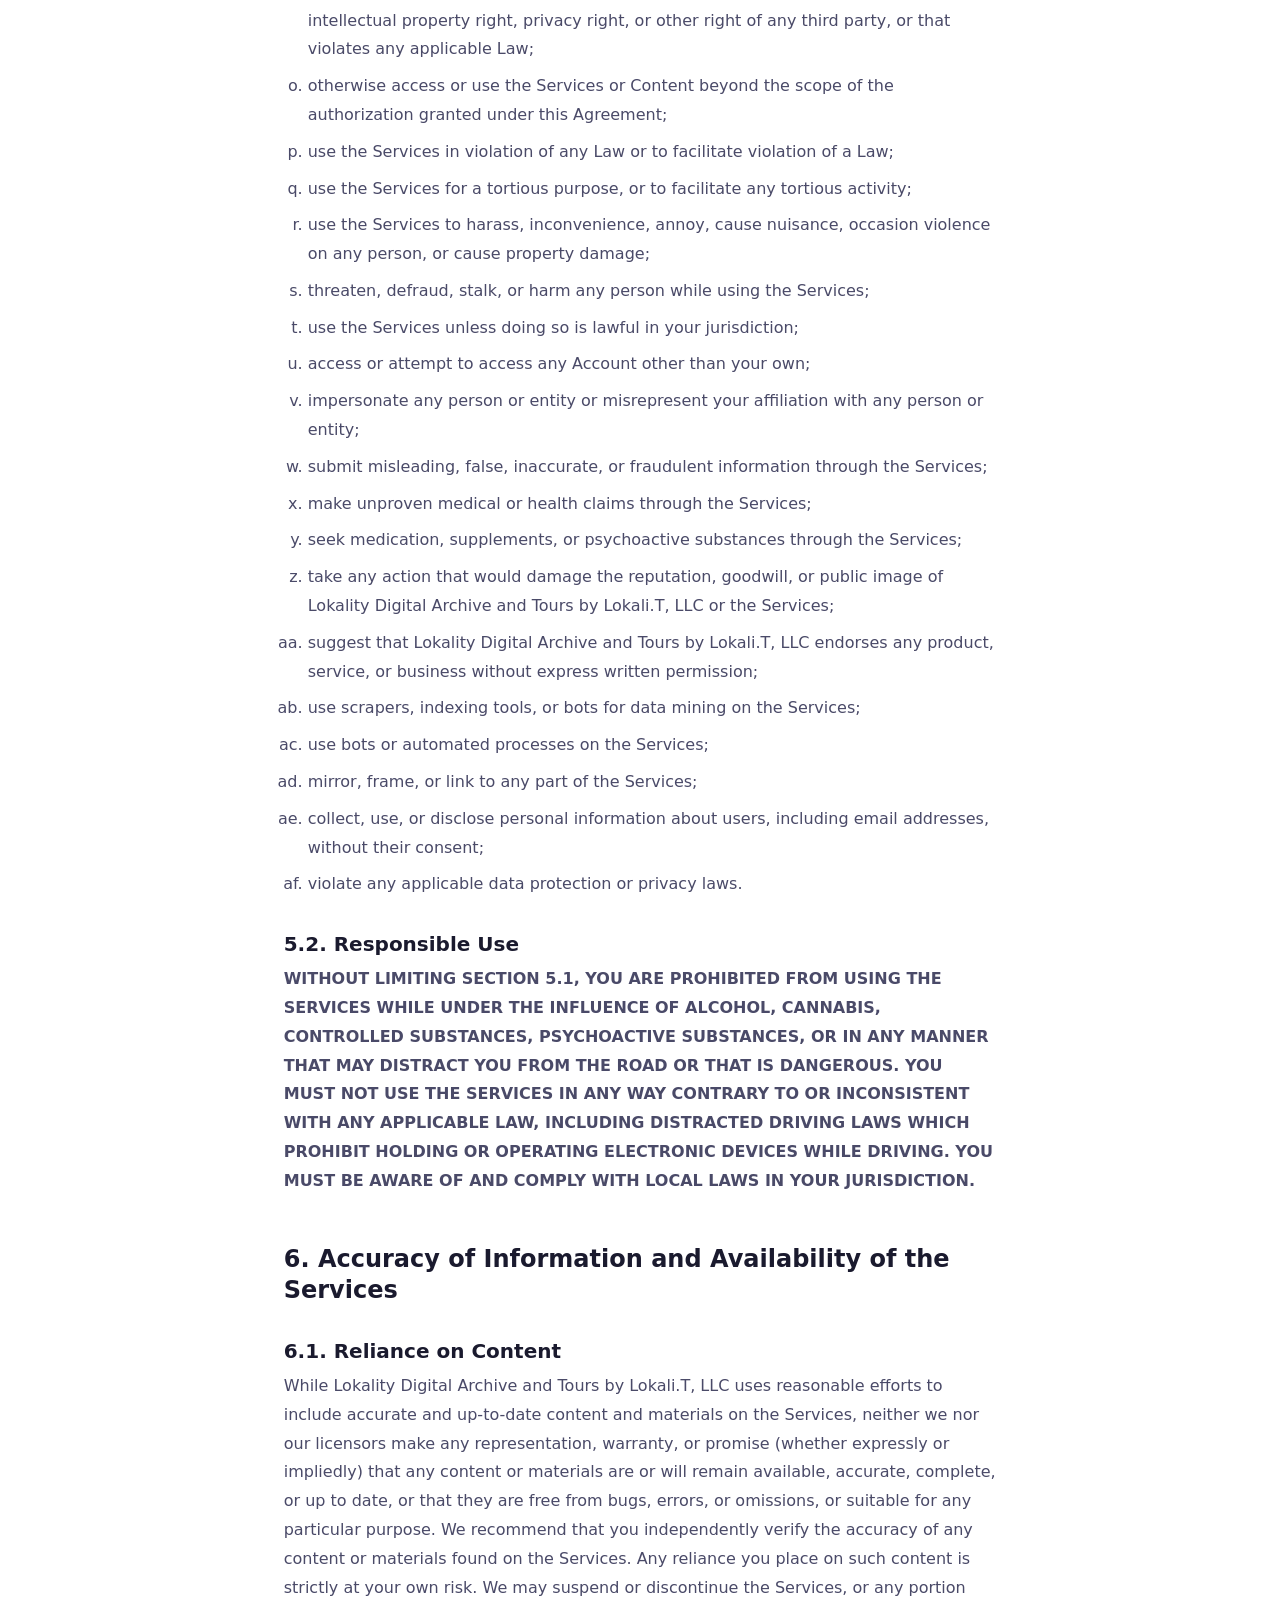
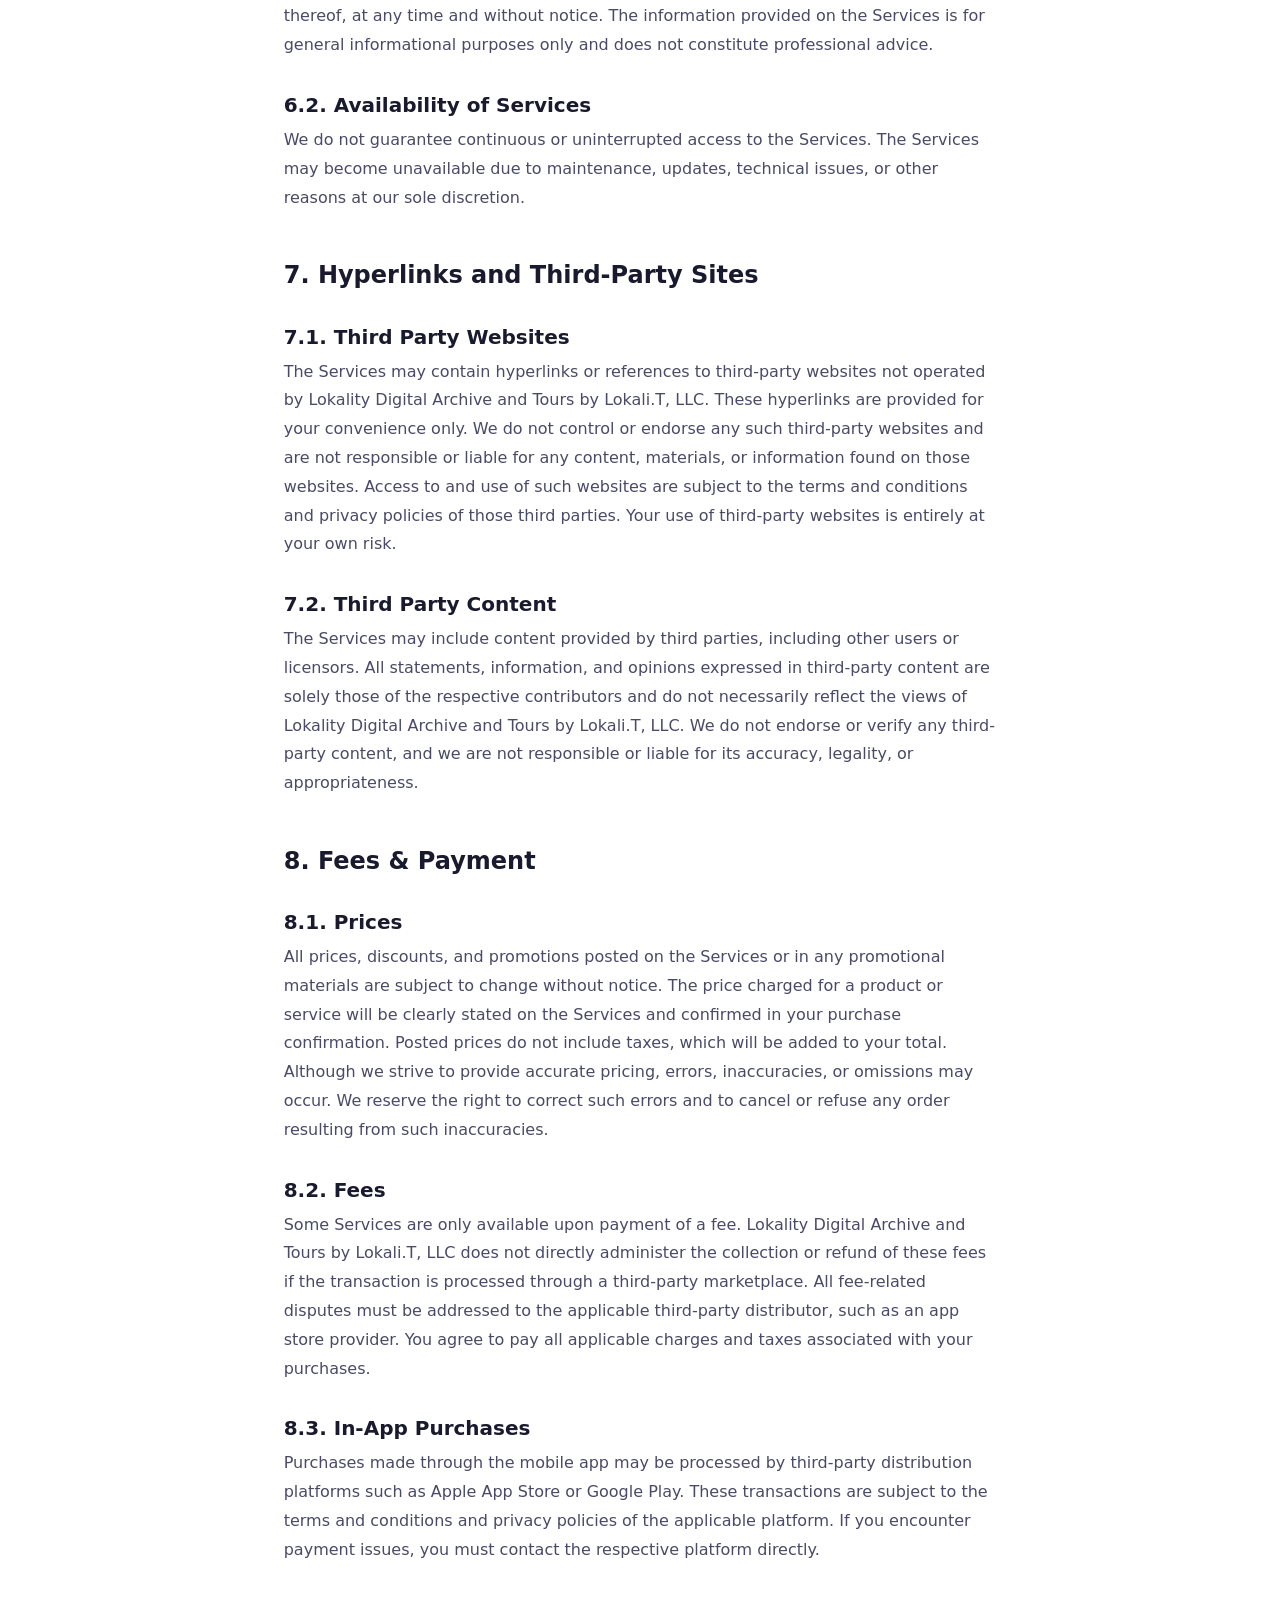
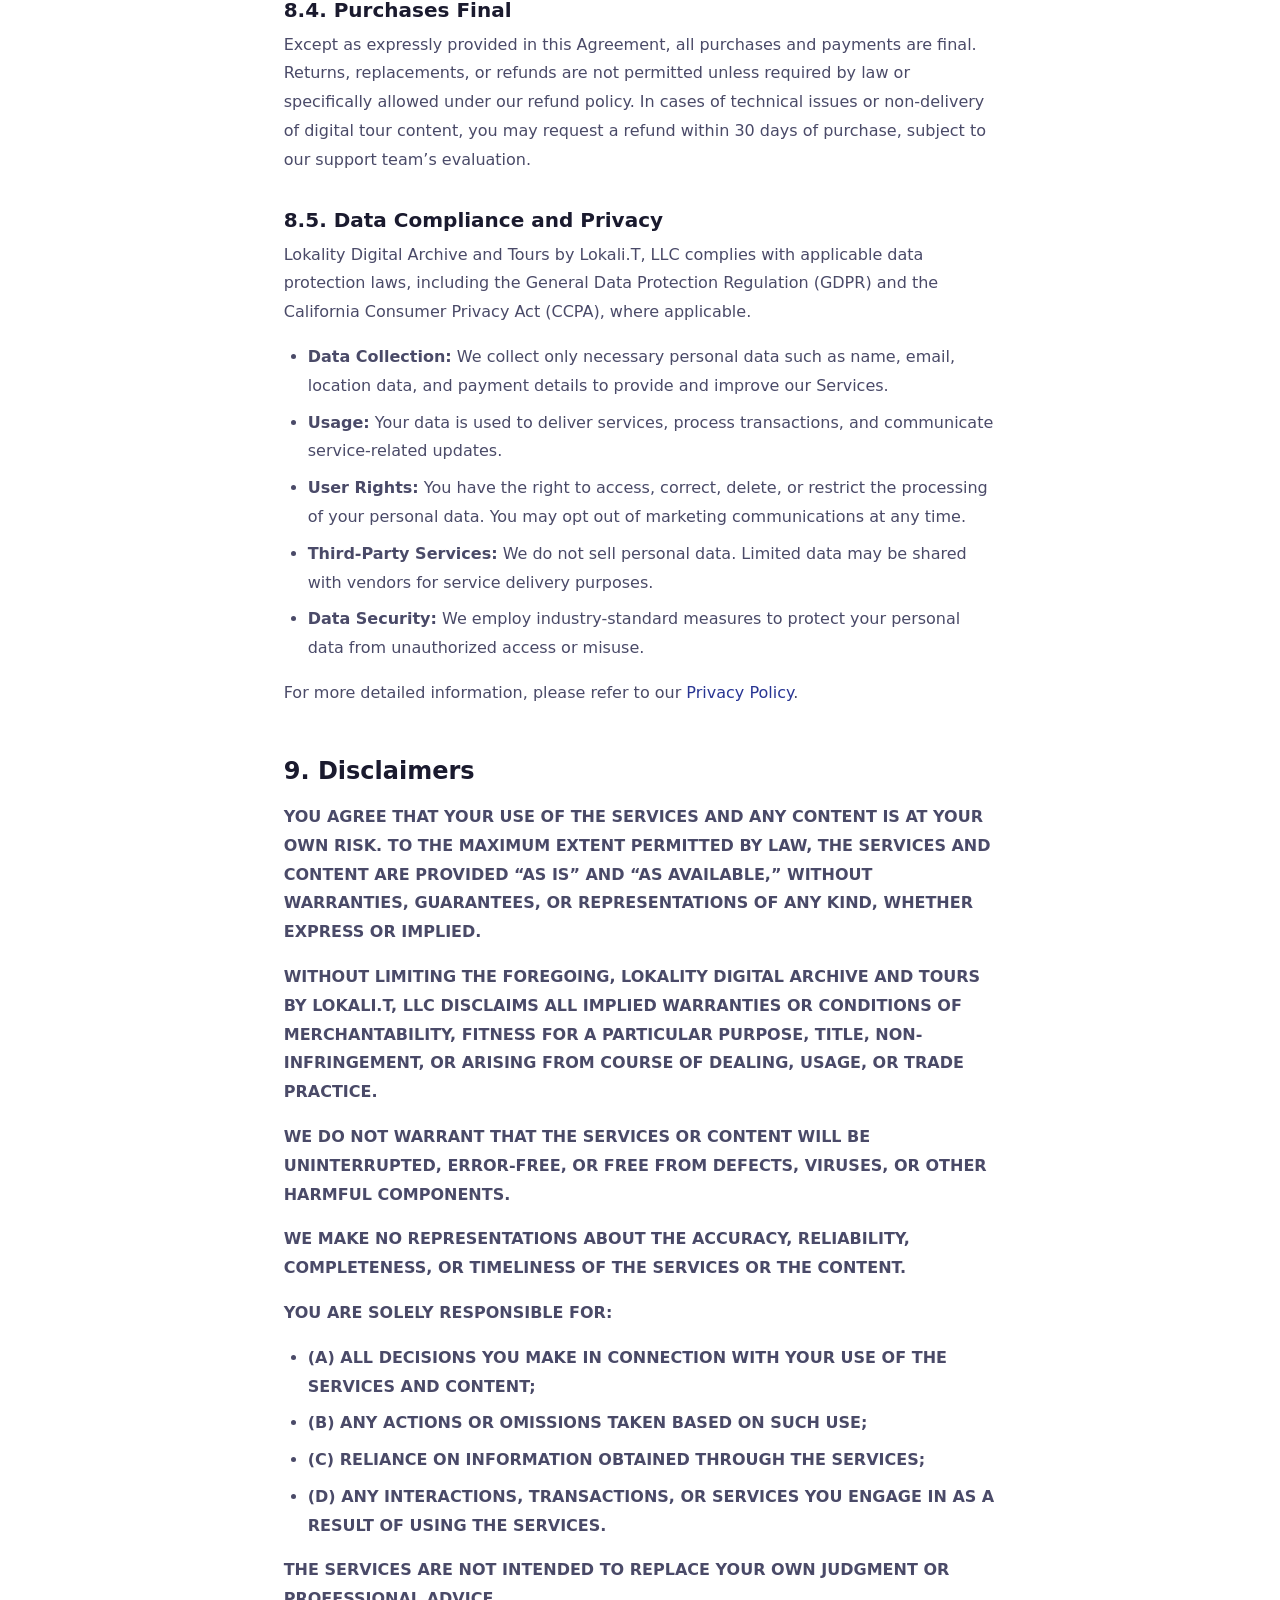
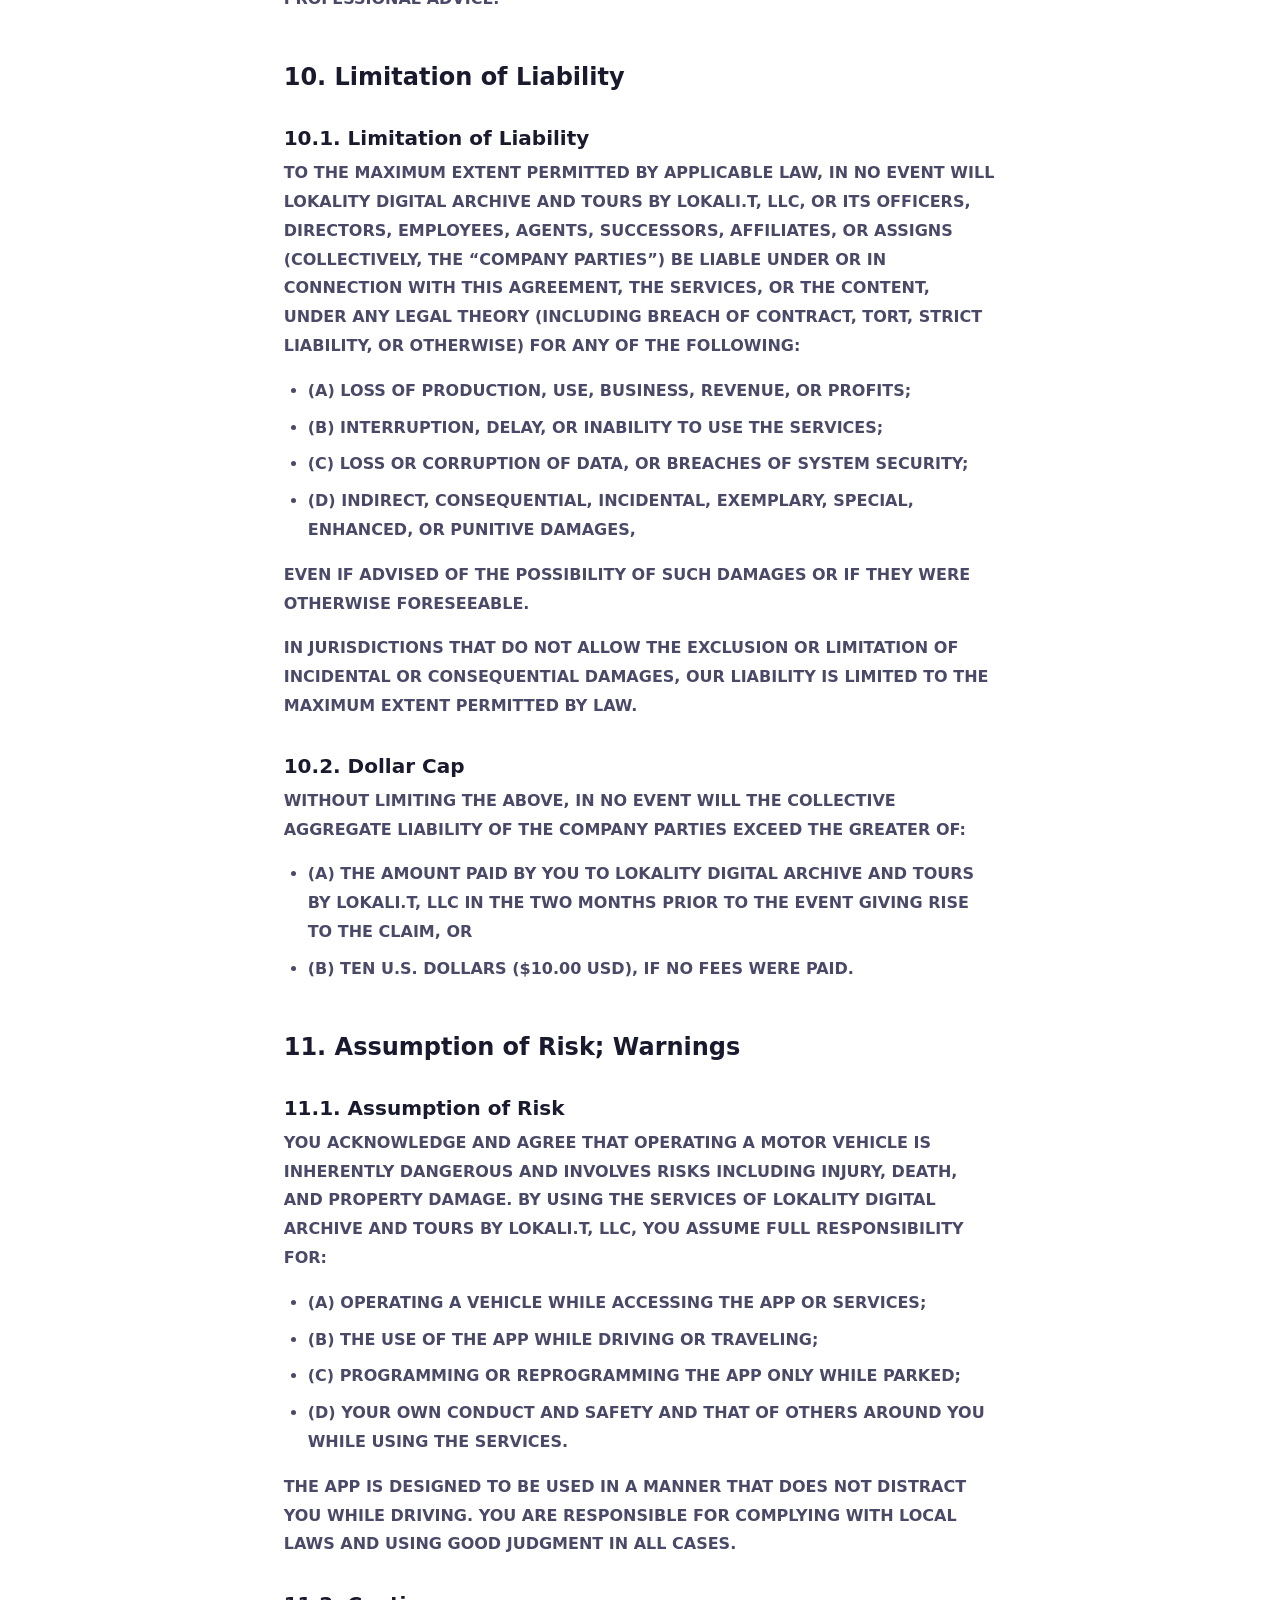
<file: frontend/terms.html>
<!DOCTYPE html>
<html lang="en">
<head>
  <meta charset="UTF-8">
  <meta name="viewport" content="width=device-width, initial-scale=1">

  <title>Terms of Service — Lokality</title>
  <meta name="description" content="Terms of Service for Lokality Digital Archive and Tours by Lokali.T, LLC.">
  <link rel="canonical" href="https://amalikrigger.github.io/lokality-web/terms.html">

  <link rel="icon" type="image/png" sizes="32x32" href="assets/images/icons/favicon-32x32.png">
    <link rel="icon" type="image/png" sizes="16x16" href="assets/images/icons/favicon-16x16.png">
  <link rel="apple-touch-icon" href="assets/images/logos/lokality-launcher.png">

  <meta http-equiv="Content-Security-Policy"
        content="default-src 'self'; script-src 'self'; style-src 'self' https://fonts.googleapis.com; font-src https://fonts.gstatic.com; img-src 'self' data:; connect-src 'self' https://*.execute-api.*.amazonaws.com;">

  <link rel="preconnect" href="https://fonts.googleapis.com">
  <link rel="preconnect" href="https://fonts.gstatic.com" crossorigin>
  <link href="https://fonts.googleapis.com/css2?family=Open+Sans:wght@400;500;600;700&family=Poppins:wght@500;600;700;800&display=swap" rel="stylesheet">

  <script src="assets/js/init.js"></script>
  <link rel="stylesheet" href="assets/css/base.css">
  <link rel="stylesheet" href="assets/css/layout.css">
  <link rel="stylesheet" href="assets/css/components.css">
</head>
<body>
  <a href="#main-content" class="skip-link">Skip to main content</a>

  <div class="gradient-bar" role="presentation"></div>

  <header class="site-header" role="banner">
    <div class="container header__inner">
      <a class="brand" href="./index.html">
        <img class="brand__icon" src="assets/images/logos/lokality-icon.png" alt="" width="36" height="36">
        <span class="brand__text">Lokality</span>
      </a>
      <nav class="nav" aria-label="Primary navigation">
        <div class="nav__menu" id="nav-menu">
          <a class="nav__link" href="./index.html#features">Features</a>
          <a class="nav__link" href="./index.html#about">About</a>
          <a class="nav__link" href="./index.html#founders">Founders</a>
          <a class="nav__link" href="./index.html#download">Get the App</a>
        </div>
      </nav>
    </div>
  </header>

  <main id="main-content" class="site-main">
    <section class="section">
      <div class="container">
        <div class="section__header">
          <h1 class="section__title">Terms of Service</h1>
          <p class="section__subtitle">&ldquo;Lokality Digital Archive and Tours&rdquo; by Lokali.T, LLC &mdash; Last updated: August 25, 2025</p>
        </div>

        <div class="legal-content">

          <h2 id="section-1">1. Introduction</h2>

          <h3 id="section-1-1">1.1. Acceptance of Agreement</h3>
          <p>Welcome to the Lokality Digital Archive and Tours Terms of Service (the &ldquo;Agreement&rdquo;). This Agreement is a legally binding agreement between you and Lokali.T, LLC. (&ldquo;Lokality Digital Archive and Tours&rdquo;, &ldquo;Lokality&rdquo;, &ldquo;us&rdquo;, &ldquo;we&rdquo; or &ldquo;our&rdquo;). This Agreement governs your use of the Lokality Digital Archive and Tours website, located at www.lokality.org (the &ldquo;Site&rdquo;), the Lokality mobile application (&ldquo;Apps&rdquo;), and all other services provided by Lokality to you (the Site, Apps, and all other services provided by Lokality, collectively, the &ldquo;Services&rdquo;). This Agreement incorporates by reference the Privacy Policy found at <a href="privacy.html">www.lokality.org/privacy-policy/</a> (the &ldquo;Privacy Policy&rdquo;).</p>
          <p><strong>BY ACCESSING OR USING OUR SERVICES, OR BY CLICKING A BUTTON INDICATING YOUR CONSENT TO THIS AGREEMENT, YOU AGREE TO BE BOUND BY THIS AGREEMENT. IF YOU DO NOT AGREE TO THE TERMS OF THIS AGREEMENT, DO NOT USE, ACCESS OR DOWNLOAD ANY OF THE SERVICES.</strong></p>

          <h3 id="section-1-2">1.2. Age</h3>
          <p>Users of our Services must be eighteen (18) or the age of majority as defined in their jurisdiction to form a binding contract with Lokality. If you do not meet this requirement you must not use the Services.</p>

          <h3 id="section-1-3">1.3. Notice of Binding Arbitration; Waiver of Class Action</h3>
          <p><strong>THIS AGREEMENT CONTAINS A BINDING ARBITRATION PROVISION IN SECTION 15.10 WHICH PROVIDES THAT YOU WILL RESOLVE ALL DISPUTES THROUGH MANDATORY AND BINDING ARBITRATION, UNLESS YOU OPT OUT THROUGH THE MECHANISM PROVIDED IN THIS SECTION 15.11 OR ARE IN A JURISDICTION IN WHICH THE COURTS WILL NOT PERMIT BINDING ARBITRATION. THIS MEANS THAT YOU WILL NOT BE ABLE TO HAVE THAT DISPUTE RESOLVED BY A JUDGE OR A JURY. SECTION 15.12 ALSO WAIVES YOUR RIGHT TO A JURY TRIAL AND TO PARTICIPATE IN CLASS ACTIONS AGAINST LOKALITY. PLEASE READ THESE CLAUSES CAREFULLY.</strong></p>

          <h3 id="section-1-4">1.4. Additional Terms</h3>
          <p>We may supplement this Agreement with additional written terms (&ldquo;Additional Terms&rdquo;) related to specific content, goods, or services. You will have the opportunity to review and accept these Additional Terms before use. If you reject the Additional Terms, certain services may not be available to you. In case of a conflict, the Additional Terms will control.</p>

          <h3 id="section-1-5">1.5. Modifications to the Services</h3>
          <p>Lokality reserves the right to modify or discontinue any aspect of the Services at any time. We are not liable if all or part of the Services are unavailable.</p>

          <h3 id="section-1-6">1.6. Geographic Limitations</h3>
          <p>Lokality does not guarantee the availability or suitability of the Services in any particular jurisdiction.</p>

          <h2 id="section-2">2. Overview of Services</h2>

          <h3 id="section-2-1">2.1. Services</h3>
          <p>Through use of your devices&rsquo; GPS location information, the Services provide narrated audio tours with stories, local tips, and directions along the route. The Services are made available to you for your personal, non-commercial use only. The Services depend on accurate GPS location positioning to activate commentary triggers. If your device lacks GPS quality location positioning, certain features of the Services may not work properly.</p>

          <h3 id="section-2-2">2.2. Paid Services</h3>
          <p>Access to certain services may require a one-time purchase or a recurring payment subscription.</p>

          <h3 id="section-2-3">2.3. Access Restrictions</h3>
          <p>We reserve the right to prevent or suspend your access to the Services if you do not comply with any part of these terms and conditions or any applicable law.</p>

          <h2 id="section-3">3. Registration Obligations</h2>

          <h3 id="section-3-1">3.1. Account Registration</h3>
          <p>To use certain functionalities and features of the Services, you must first complete the registration process to create an account (&ldquo;Account&rdquo;) and select and register a unique username and password (collectively, &ldquo;Credentials&rdquo;).</p>

          <h3 id="section-3-2">3.2. Registration Data</h3>
          <p>During the registration process, you will provide true, accurate, current and complete information about yourself as prompted by the Services&rsquo; registration form (such information being the &ldquo;Registration Data&rdquo;). You will also maintain and promptly update the Registration Data to keep it true, accurate, current and complete. If you provide any information that is untrue, inaccurate, not current or complete, or if Lokality Digital Archive and Tours by Lokali.T, LLC has reasonable grounds to suspect that such information is untrue, inaccurate, not current or complete, Lokality Digital Archive and Tours by Lokali.T, LLC has the right to suspend or delete your account and refuse any and all current or future use of the Services (or any portion thereof) by you.</p>

          <h3 id="section-3-3">3.3. Responsibility for Account</h3>
          <p>Lokality Digital Archive and Tours by Lokali.T, LLC may act upon any communication that is given through your Account or by using your Credentials. Lokality Digital Archive and Tours by Lokali.T, LLC is not required to verify the actual identity or authority of a person using your Account or Credentials, but may in its discretion at any time require verification of the identity of a person seeking to access your Account and may deny access to and use of your Account if it is not satisfied with the verification. If Lokality Digital Archive and Tours by Lokali.T, LLC, in its discretion, considers your Account or Credentials to be unsecure or to have been used inappropriately, then it may immediately cancel the Account or Credentials without any notice to you. You may be required to change your Credentials from time to time. Your Account and Credentials are specific to you and may not be shared with or transferred to any other person. You are solely responsible and liable for maintaining the confidentiality of your Credentials and you will be held responsible and liable for any harm caused by disclosing or resulting from any unauthorized use of your Credentials. You will not permit any other person to use your Account or Credentials, and you will immediately notify Lokality Digital Archive and Tours by Lokali.T, LLC if you know or suspect that your Account or Credentials have been used by any other person. You shall not use an Account which is not your own. You shall not access your Account from a public or shared computer. You shall logout from your Account at the end of each session.</p>

          <h3 id="section-3-4">3.4. Phone Number</h3>
          <p>By providing Lokality Digital Archive and Tours by Lokali.T, LLC with your phone number, your consent to receive calls and text-messages (SMS) from Lokality Digital Archive and Tours by Lokali.T, LLC and regarding the Services. Standard rates apply. Subject to reasonable processing times, you may opt-out of these communications by using the unsubscribe mechanism provided to you.</p>

          <h3 id="section-3-5">3.5. Responsibility for Expenses</h3>
          <p>You are solely responsible and liable for all costs, expenses, and liabilities related to your access, use, and receipt of the Services, including internet costs.</p>

          <h3 id="section-3-6">3.6. Device Limitations</h3>
          <p>Lokality Digital Archive and Tours by Lokali.T, LLC does not warrant that the Services will work on all devices. You are solely responsible and liable for obtaining and maintaining compatible devices necessary to access and use the Services, as updated from time to time.</p>

          <h3 id="section-3-7">3.7. Suspension or Deletion of Account</h3>
          <p>Lokality Digital Archive and Tours by Lokali.T, LLC may at any time and from time to time, suspend or delete your Account, and any user name, password, or other identifier used by you, for any or no reason, including for any violation of any provision of this Agreement.</p>

          <h2 id="section-4">4. Use of Content and Software</h2>

          <h3 id="section-4-1">4.1. Reservation of Rights</h3>
          <p>The Services and Content and all intellectual property rights in the Services and Content are owned by us or our licensors. We and our licensors reserve all our intellectual property rights (which include without limitation all copyright, trademarks, domain names, design rights, database rights, patents and all other intellectual property rights of any kind) whether registered or unregistered anywhere in the world.</p>

          <h3 id="section-4-2">4.2. Use of Content and Software</h3>
          <p>The content contained on the Services, such as text, graphics, images, audio, video and other material (collectively, the &ldquo;Content&rdquo;), is protected by copyright, trademark and other such intellectual property laws in Canada, the United States and foreign countries, and is owned or controlled by Lokality Digital Archive and Tours by Lokali.T, LLC or by third parties that have licensed their Content to Lokality Digital Archive and Tours by Lokali.T, LLC. Unauthorized use of the Content by you may violate copyright, trademark, and other intellectual property laws. Where the Services are configured to enable the download of Content, Lokality Digital Archive and Tours by Lokali.T, LLC grants you a limited, revocable, non-exclusive license to download one copy of such Content to a single device for your personal, noncommercial use only, provided that you:</p>
          <ol type="a">
            <li>maintain all copyright and other proprietary notices contained in the original Content;</li>
            <li>without prior written permission from Lokality Digital Archive and Tours by Lokali.T, LLC in each instance, not sell, manipulate, modify, reproduce, display, publicly perform, distribute, decompile, reverse engineer, disassemble or otherwise use the Content in any way for any public or commercial purpose, or any purpose outside of the ordinary intended purpose for which such Content was provided to you;</li>
            <li>do not use the Content in a manner that suggests an association with any of our products, services or brands; and</li>
            <li>do not otherwise use the Content in a manner that is contrary to this Agreement.</li>
          </ol>

          <h3 id="section-4-3">4.3. The App</h3>
          <p>Subject to and conditional on your compliance with all terms and conditions set forth in this Agreement, Lokality Digital Archive and Tours by Lokali.T, LLC hereby grants you a revocable, non exclusive, non-transferable, non-sublicensable, limited license to use the App on your mobile device for your personal, non-commercial purposes in the manner permitted by this Agreement. The license in the preceding sentence does not include use by any third-party and you shall not permit any such use.</p>

          <h3 id="section-4-4">4.4. Third-Party Materials Contained in the App</h3>
          <p>The App may include software, content, data or other materials, including related documentation, that are owned by persons other than Lokality Digital Archive and Tours by Lokali.T, LLC (&ldquo;Third-party Materials&rdquo;) and that are provided to you on license terms that are in addition to and/or different from those contained in this Agreement (&ldquo;Third-party Licenses&rdquo;). You are bound by and shall comply with all Third-party Licenses. Any breach by you of any Third-party License is also a breach of this Agreement.</p>

          <h3 id="section-4-5">4.5. Open Source Components</h3>
          <p>Notwithstanding Section 4.3, you acknowledge that certain components of the App may contain components licensed under &ldquo;open source&rdquo; software licenses, which means any software licenses approved as open source licenses by the Open Source Initiative or any substantially similar licenses, including without limitation, any license that, as a condition of distribution of the software licensed under such license, requires that the distributor make the software available in source code format (such component, &ldquo;Open Source Components&rdquo;). A list of the Open Source Components and their corresponding open source licenses will be available through the App under the &ldquo;About Us &amp; Legal&rdquo; section of our App. To the extent required by the applicable open source licenses covering the Open Source Components, your use of the Open Source Components will be subject and governed by the terms and conditions of the applicable open source licenses. To the extent the terms of licenses applicable to Open Source Components prohibits any of the restrictions in this Agreement with respect to such Open Source Component, such restrictions will not apply to such Open Source Component. To the extent the terms of the license applicable to the Open Source Components require Lokality Digital Archive and Tours by Lokali.T, LLC to provide you with source code for such Open Source Components, such offer is hereby made, and you may exercise such offer by contacting Lokality Digital Archive and Tours by Lokali.T, LLC at <a href="mailto:info@lokality.co">info@lokality.co</a>. You hereby confirm that you have received all required license notices for Open Source Components included in your initial download of the App.</p>

          <h3 id="section-4-6">4.6. Updates</h3>
          <p>The App and software made available through the Services may automatically download and install updates from Lokality Digital Archive and Tours by Lokali.T, LLC or the licensors of the software, from time to time. These updates may include bug fixes, patches, new or improved functions and features, or new versions of the App or software. You consent to receiving such updates and authorize Lokality Digital Archive and Tours by Lokali.T, LLC or our licensors to deliver these updates to you without any additional notice. Lokality Digital Archive and Tours by Lokali.T, LLC and its third-party licensors are under no obligation to provide updates. Any updates provided by Lokality Digital Archive and Tours by Lokali.T, LLC in respect of the App are deemed to be part of the App.</p>

          <h3 id="section-4-7">4.7. Restrictions on Software Rights</h3>
          <p>Copies of the App or other software created or transferred pursuant to this Agreement are licensed, not sold, and you receive no title to or ownership of any copy or of the App or other software itself. Furthermore, you receive no rights to the App or software other than those specifically granted in Sections 4.3 to 4.5 above. Without limiting the generality of the foregoing, you shall not use the App in a manner contrary to Section 5. Lokality Digital Archive and Tours by Lokali.T, LLC and its third-party licensors reserve and will retain their respective entire right, title, and interest in and to the App and all intellectual property rights arising out of or relating to the App, except as expressly granted to you under this Agreement.</p>

          <h3 id="section-4-8">4.8. Disclaimer of Warranties</h3>
          <p>Software made available through the Services is warranted only to the extent expressly provided in the terms of this Agreement or, if an end-user license agreement is included with the software, the software&rsquo;s applicable end-user license agreement. We hereby disclaim all other warranties, conditions and other terms (whether express or implied) with regard to such software, including all implied warranties and conditions of satisfactory quality, freedom from defects, merchantability, non-infringement, and fitness for a particular purpose. In no event shall our aggregate liability in respect of any such software exceed the limitations of liability in the applicable end-user license agreement, or in all other cases the amount you paid us for the relevant software.</p>

          <h3 id="section-4-9">4.9. Export Restrictions</h3>
          <p>The App and other products licensed or sold under this Agreement may be subject to the export control laws of Canada, the United States, and other jurisdictions. You are responsible for ensuring your compliance with such laws. You shall not, and shall not permit any other person to, download, export, re-export, or release, directly or indirectly, the App into any country, jurisdiction, or to any person to which the download, export, re-export, or release of the App is prohibited by applicable law. By downloading or using the App, you represent and warrant that you are:</p>
          <ol type="a">
            <li>not located in, under the control of, or a national or resident of any such country or jurisdiction; and</li>
            <li>not any such person.</li>
          </ol>

          <h3 id="section-4-10">4.10. App Stores</h3>
          <p>When you download or access the App from a source that is not directly Lokality Digital Archive and Tours by Lokali.T, LLC (such as the Apple App Store or Google Play Store) (such source, the &ldquo;App Distributor&rdquo;), you acknowledge and agree that:</p>
          <ol type="a">
            <li>the App Distributor is not a party to this Agreement;</li>
            <li>the App Distributor has no responsibility to provide you with any maintenance, support, or updates to the App, except as otherwise agreed in writing by the App Distributor;</li>
            <li>the App Distributor has no liability to you for any liabilities, losses, damages, costs, or expenses caused by the App, except as otherwise agreed in writing by the App Distributor; and</li>
            <li>the App Distributor&rsquo;s terms and conditions, and privacy policy, might apply to you.</li>
          </ol>
          <p>Lokality Digital Archive and Tours by Lokali.T, LLC is not a party to such terms and conditions or privacy policy.</p>

          <h3 id="section-4-11">4.11. Marks</h3>
          <p>The trademarks, logos and service marks (the &ldquo;Marks&rdquo;) displayed on the Services, and which may be included with the Content, are owned by Lokality Digital Archive and Tours by Lokali.T, LLC or third-party licensors. Except as expressly contemplated herein, you are prohibited from using such Marks without prior written permission from Lokality Digital Archive and Tours by Lokali.T, LLC or such applicable third party in each instance. For certainty, Lokality Digital Archive and Tours by Lokali.T, LLC retains all right, title and interest in and to the Content and the Marks. Your use under limited license of the Content and Marks must strictly comply with the terms of this Agreement.</p>

          <h2 id="section-5">5. Use of the Services</h2>

          <h3 id="section-5-1">5.1. Prohibited Conduct</h3>
          <p>You shall not, and shall not permit any other person to, use the Services, your Account, or any Content except as expressly permitted by this Agreement and, in the case of Third-party Materials, the applicable third-party license agreement governing use of such Third-party Materials (if any). Without limiting the generality of the foregoing, you shall not, except as this Agreement expressly permits:</p>
          <ol type="a">
            <li>copy, modify, redistribute, &ldquo;rip&rdquo;, record, transfer, rent out, stream, lease, transmit, resell, perform, publicly display, broadcast, make available to the public, or create derivative works or improvements of, or otherwise exploit or commercialize the Services or Content;</li>
            <li>transfer cached copies of the Content from the device in which the App is installed to any other device;</li>
            <li>access or use the Content through any software or means other than the Services;</li>
            <li>use the Services with other persons, products or services, or in connection with any real-time navigation, autonomous vehicle control systems, or guided tour;</li>
            <li>make available any service or Content to any person, freely or for a fee, except as expressly provided for in this Agreement;</li>
            <li>reverse engineer, disassemble, decompile, decode, adapt or otherwise attempt to derive or gain access to the source code of the Services or Content;</li>
            <li>bypass or breach any security device or protection used by the Services or Content;</li>
            <li>use the Services for the purposes of competitive analysis of the Services;</li>
            <li>use the Services to develop a competing product or service, or to copy any ideas, information, features, functions or graphics of the Services;</li>
            <li>use the Services to create or augment any other tour-guide service or similar service;</li>
            <li>introduce or otherwise provide to or through the Services any information or materials that are unlawful or injurious, or that contain, transmit or activate any Harmful Code;</li>
            <li>damage or otherwise impede or harm in any manner the Services or Lokality Digital Archive and Tours by Lokali.T, LLC&rsquo;s provision of services to any third party;</li>
            <li>remove, delete, alter or obscure any intellectual property or proprietary rights notices from the Services or Content;</li>
            <li>access or use the Services or Content in any manner that infringes or violates any intellectual property right, privacy right, or other right of any third party, or that violates any applicable Law;</li>
            <li>otherwise access or use the Services or Content beyond the scope of the authorization granted under this Agreement;</li>
            <li>use the Services in violation of any Law or to facilitate violation of a Law;</li>
            <li>use the Services for a tortious purpose, or to facilitate any tortious activity;</li>
            <li>use the Services to harass, inconvenience, annoy, cause nuisance, occasion violence on any person, or cause property damage;</li>
            <li>threaten, defraud, stalk, or harm any person while using the Services;</li>
            <li>use the Services unless doing so is lawful in your jurisdiction;</li>
            <li>access or attempt to access any Account other than your own;</li>
            <li>impersonate any person or entity or misrepresent your affiliation with any person or entity;</li>
            <li>submit misleading, false, inaccurate, or fraudulent information through the Services;</li>
            <li>make unproven medical or health claims through the Services;</li>
            <li>seek medication, supplements, or psychoactive substances through the Services;</li>
            <li>take any action that would damage the reputation, goodwill, or public image of Lokality Digital Archive and Tours by Lokali.T, LLC or the Services;</li>
            <li>suggest that Lokality Digital Archive and Tours by Lokali.T, LLC endorses any product, service, or business without express written permission;</li>
            <li>use scrapers, indexing tools, or bots for data mining on the Services;</li>
            <li>use bots or automated processes on the Services;</li>
            <li>mirror, frame, or link to any part of the Services;</li>
            <li>collect, use, or disclose personal information about users, including email addresses, without their consent;</li>
            <li>violate any applicable data protection or privacy laws.</li>
          </ol>

          <h3 id="section-5-2">5.2. Responsible Use</h3>
          <p><strong>WITHOUT LIMITING SECTION 5.1, YOU ARE PROHIBITED FROM USING THE SERVICES WHILE UNDER THE INFLUENCE OF ALCOHOL, CANNABIS, CONTROLLED SUBSTANCES, PSYCHOACTIVE SUBSTANCES, OR IN ANY MANNER THAT MAY DISTRACT YOU FROM THE ROAD OR THAT IS DANGEROUS. YOU MUST NOT USE THE SERVICES IN ANY WAY CONTRARY TO OR INCONSISTENT WITH ANY APPLICABLE LAW, INCLUDING DISTRACTED DRIVING LAWS WHICH PROHIBIT HOLDING OR OPERATING ELECTRONIC DEVICES WHILE DRIVING. YOU MUST BE AWARE OF AND COMPLY WITH LOCAL LAWS IN YOUR JURISDICTION.</strong></p>

          <h2 id="section-6">6. Accuracy of Information and Availability of the Services</h2>

          <h3 id="section-6-1">6.1. Reliance on Content</h3>
          <p>While Lokality Digital Archive and Tours by Lokali.T, LLC uses reasonable efforts to include accurate and up-to-date content and materials on the Services, neither we nor our licensors make any representation, warranty, or promise (whether expressly or impliedly) that any content or materials are or will remain available, accurate, complete, or up to date, or that they are free from bugs, errors, or omissions, or suitable for any particular purpose. We recommend that you independently verify the accuracy of any content or materials found on the Services. Any reliance you place on such content is strictly at your own risk. We may suspend or discontinue the Services, or any portion thereof, at any time and without notice. The information provided on the Services is for general informational purposes only and does not constitute professional advice.</p>

          <h3 id="section-6-2">6.2. Availability of Services</h3>
          <p>We do not guarantee continuous or uninterrupted access to the Services. The Services may become unavailable due to maintenance, updates, technical issues, or other reasons at our sole discretion.</p>

          <h2 id="section-7">7. Hyperlinks and Third-Party Sites</h2>

          <h3 id="section-7-1">7.1. Third Party Websites</h3>
          <p>The Services may contain hyperlinks or references to third-party websites not operated by Lokality Digital Archive and Tours by Lokali.T, LLC. These hyperlinks are provided for your convenience only. We do not control or endorse any such third-party websites and are not responsible or liable for any content, materials, or information found on those websites. Access to and use of such websites are subject to the terms and conditions and privacy policies of those third parties. Your use of third-party websites is entirely at your own risk.</p>

          <h3 id="section-7-2">7.2. Third Party Content</h3>
          <p>The Services may include content provided by third parties, including other users or licensors. All statements, information, and opinions expressed in third-party content are solely those of the respective contributors and do not necessarily reflect the views of Lokality Digital Archive and Tours by Lokali.T, LLC. We do not endorse or verify any third-party content, and we are not responsible or liable for its accuracy, legality, or appropriateness.</p>

          <h2 id="section-8">8. Fees &amp; Payment</h2>

          <h3 id="section-8-1">8.1. Prices</h3>
          <p>All prices, discounts, and promotions posted on the Services or in any promotional materials are subject to change without notice. The price charged for a product or service will be clearly stated on the Services and confirmed in your purchase confirmation. Posted prices do not include taxes, which will be added to your total. Although we strive to provide accurate pricing, errors, inaccuracies, or omissions may occur. We reserve the right to correct such errors and to cancel or refuse any order resulting from such inaccuracies.</p>

          <h3 id="section-8-2">8.2. Fees</h3>
          <p>Some Services are only available upon payment of a fee. Lokality Digital Archive and Tours by Lokali.T, LLC does not directly administer the collection or refund of these fees if the transaction is processed through a third-party marketplace. All fee-related disputes must be addressed to the applicable third-party distributor, such as an app store provider. You agree to pay all applicable charges and taxes associated with your purchases.</p>

          <h3 id="section-8-3">8.3. In-App Purchases</h3>
          <p>Purchases made through the mobile app may be processed by third-party distribution platforms such as Apple App Store or Google Play. These transactions are subject to the terms and conditions and privacy policies of the applicable platform. If you encounter payment issues, you must contact the respective platform directly.</p>

          <h3 id="section-8-4">8.4. Purchases Final</h3>
          <p>Except as expressly provided in this Agreement, all purchases and payments are final. Returns, replacements, or refunds are not permitted unless required by law or specifically allowed under our refund policy. In cases of technical issues or non-delivery of digital tour content, you may request a refund within 30 days of purchase, subject to our support team&rsquo;s evaluation.</p>

          <h3 id="section-8-5">8.5. Data Compliance and Privacy</h3>
          <p>Lokality Digital Archive and Tours by Lokali.T, LLC complies with applicable data protection laws, including the General Data Protection Regulation (GDPR) and the California Consumer Privacy Act (CCPA), where applicable.</p>
          <ul>
            <li><strong>Data Collection:</strong> We collect only necessary personal data such as name, email, location data, and payment details to provide and improve our Services.</li>
            <li><strong>Usage:</strong> Your data is used to deliver services, process transactions, and communicate service-related updates.</li>
            <li><strong>User Rights:</strong> You have the right to access, correct, delete, or restrict the processing of your personal data. You may opt out of marketing communications at any time.</li>
            <li><strong>Third-Party Services:</strong> We do not sell personal data. Limited data may be shared with vendors for service delivery purposes.</li>
            <li><strong>Data Security:</strong> We employ industry-standard measures to protect your personal data from unauthorized access or misuse.</li>
          </ul>
          <p>For more detailed information, please refer to our <a href="privacy.html">Privacy Policy</a>.</p>

          <h2 id="section-9">9. Disclaimers</h2>
          <p><strong>YOU AGREE THAT YOUR USE OF THE SERVICES AND ANY CONTENT IS AT YOUR OWN RISK. TO THE MAXIMUM EXTENT PERMITTED BY LAW, THE SERVICES AND CONTENT ARE PROVIDED &ldquo;AS IS&rdquo; AND &ldquo;AS AVAILABLE,&rdquo; WITHOUT WARRANTIES, GUARANTEES, OR REPRESENTATIONS OF ANY KIND, WHETHER EXPRESS OR IMPLIED.</strong></p>
          <p><strong>WITHOUT LIMITING THE FOREGOING, LOKALITY DIGITAL ARCHIVE AND TOURS BY LOKALI.T, LLC DISCLAIMS ALL IMPLIED WARRANTIES OR CONDITIONS OF MERCHANTABILITY, FITNESS FOR A PARTICULAR PURPOSE, TITLE, NON-INFRINGEMENT, OR ARISING FROM COURSE OF DEALING, USAGE, OR TRADE PRACTICE.</strong></p>
          <p><strong>WE DO NOT WARRANT THAT THE SERVICES OR CONTENT WILL BE UNINTERRUPTED, ERROR-FREE, OR FREE FROM DEFECTS, VIRUSES, OR OTHER HARMFUL COMPONENTS.</strong></p>
          <p><strong>WE MAKE NO REPRESENTATIONS ABOUT THE ACCURACY, RELIABILITY, COMPLETENESS, OR TIMELINESS OF THE SERVICES OR THE CONTENT.</strong></p>
          <p><strong>YOU ARE SOLELY RESPONSIBLE FOR:</strong></p>
          <ul>
            <li><strong>(A) ALL DECISIONS YOU MAKE IN CONNECTION WITH YOUR USE OF THE SERVICES AND CONTENT;</strong></li>
            <li><strong>(B) ANY ACTIONS OR OMISSIONS TAKEN BASED ON SUCH USE;</strong></li>
            <li><strong>(C) RELIANCE ON INFORMATION OBTAINED THROUGH THE SERVICES;</strong></li>
            <li><strong>(D) ANY INTERACTIONS, TRANSACTIONS, OR SERVICES YOU ENGAGE IN AS A RESULT OF USING THE SERVICES.</strong></li>
          </ul>
          <p><strong>THE SERVICES ARE NOT INTENDED TO REPLACE YOUR OWN JUDGMENT OR PROFESSIONAL ADVICE.</strong></p>

          <h2 id="section-10">10. Limitation of Liability</h2>

          <h3 id="section-10-1">10.1. Limitation of Liability</h3>
          <p><strong>TO THE MAXIMUM EXTENT PERMITTED BY APPLICABLE LAW, IN NO EVENT WILL LOKALITY DIGITAL ARCHIVE AND TOURS BY LOKALI.T, LLC, OR ITS OFFICERS, DIRECTORS, EMPLOYEES, AGENTS, SUCCESSORS, AFFILIATES, OR ASSIGNS (COLLECTIVELY, THE &ldquo;COMPANY PARTIES&rdquo;) BE LIABLE UNDER OR IN CONNECTION WITH THIS AGREEMENT, THE SERVICES, OR THE CONTENT, UNDER ANY LEGAL THEORY (INCLUDING BREACH OF CONTRACT, TORT, STRICT LIABILITY, OR OTHERWISE) FOR ANY OF THE FOLLOWING:</strong></p>
          <ul>
            <li><strong>(A) LOSS OF PRODUCTION, USE, BUSINESS, REVENUE, OR PROFITS;</strong></li>
            <li><strong>(B) INTERRUPTION, DELAY, OR INABILITY TO USE THE SERVICES;</strong></li>
            <li><strong>(C) LOSS OR CORRUPTION OF DATA, OR BREACHES OF SYSTEM SECURITY;</strong></li>
            <li><strong>(D) INDIRECT, CONSEQUENTIAL, INCIDENTAL, EXEMPLARY, SPECIAL, ENHANCED, OR PUNITIVE DAMAGES,</strong></li>
          </ul>
          <p><strong>EVEN IF ADVISED OF THE POSSIBILITY OF SUCH DAMAGES OR IF THEY WERE OTHERWISE FORESEEABLE.</strong></p>
          <p><strong>IN JURISDICTIONS THAT DO NOT ALLOW THE EXCLUSION OR LIMITATION OF INCIDENTAL OR CONSEQUENTIAL DAMAGES, OUR LIABILITY IS LIMITED TO THE MAXIMUM EXTENT PERMITTED BY LAW.</strong></p>

          <h3 id="section-10-2">10.2. Dollar Cap</h3>
          <p><strong>WITHOUT LIMITING THE ABOVE, IN NO EVENT WILL THE COLLECTIVE AGGREGATE LIABILITY OF THE COMPANY PARTIES EXCEED THE GREATER OF:</strong></p>
          <ul>
            <li><strong>(A) THE AMOUNT PAID BY YOU TO LOKALITY DIGITAL ARCHIVE AND TOURS BY LOKALI.T, LLC IN THE TWO MONTHS PRIOR TO THE EVENT GIVING RISE TO THE CLAIM, OR</strong></li>
            <li><strong>(B) TEN U.S. DOLLARS ($10.00 USD), IF NO FEES WERE PAID.</strong></li>
          </ul>

          <h2 id="section-11">11. Assumption of Risk; Warnings</h2>

          <h3 id="section-11-1">11.1. Assumption of Risk</h3>
          <p><strong>YOU ACKNOWLEDGE AND AGREE THAT OPERATING A MOTOR VEHICLE IS INHERENTLY DANGEROUS AND INVOLVES RISKS INCLUDING INJURY, DEATH, AND PROPERTY DAMAGE. BY USING THE SERVICES OF LOKALITY DIGITAL ARCHIVE AND TOURS BY LOKALI.T, LLC, YOU ASSUME FULL RESPONSIBILITY FOR:</strong></p>
          <ul>
            <li><strong>(A) OPERATING A VEHICLE WHILE ACCESSING THE APP OR SERVICES;</strong></li>
            <li><strong>(B) THE USE OF THE APP WHILE DRIVING OR TRAVELING;</strong></li>
            <li><strong>(C) PROGRAMMING OR REPROGRAMMING THE APP ONLY WHILE PARKED;</strong></li>
            <li><strong>(D) YOUR OWN CONDUCT AND SAFETY AND THAT OF OTHERS AROUND YOU WHILE USING THE SERVICES.</strong></li>
          </ul>
          <p><strong>THE APP IS DESIGNED TO BE USED IN A MANNER THAT DOES NOT DISTRACT YOU WHILE DRIVING. YOU ARE RESPONSIBLE FOR COMPLYING WITH LOCAL LAWS AND USING GOOD JUDGMENT IN ALL CASES.</strong></p>

          <h3 id="section-11-2">11.2. Caution</h3>
          <p><strong>THE SERVICES MAY PROVIDE INFORMATION OR RECOMMENDATIONS ABOUT TOURIST LOCATIONS, BUSINESSES, OR DESTINATIONS. SUCH CONTENT IS FOR GENERAL INFORMATION ONLY AND DOES NOT CONSTITUTE AN ENDORSEMENT OR GUARANTEE BY LOKALITY DIGITAL ARCHIVE AND TOURS BY LOKALI.T, LLC.</strong></p>
          <p><strong>YOU ARE RESPONSIBLE FOR:</strong></p>
          <ul>
            <li><strong>VERIFYING THE ACCURACY AND SAFETY OF ANY RECOMMENDATIONS;</strong></li>
            <li><strong>DETERMINING WHETHER TO VISIT OR ENGAGE WITH ANY LOCATION OR SERVICE;</strong></li>
            <li><strong>FOLLOWING LAWS, POSTED RULES, AND PROPERTY RIGHTS;</strong></li>
            <li><strong>USING THE SERVICES WITH YOUR OWN SOUND JUDGMENT.</strong></li>
          </ul>
          <p><strong>LOKALITY IS NOT LIABLE FOR ANY INCIDENTS, ACCIDENTS, TRESPASSING, INJURY, OR OTHER HARM THAT MAY OCCUR AS A RESULT OF YOUR USE OF THE SERVICES OR YOUR PARTICIPATION IN ACTIVITIES MENTIONED THEREIN.</strong></p>

          <h2 id="section-12">12. Indemnity</h2>

          <h3 id="section-12-1">12.1. Indemnity by You</h3>
          <p>You agree to defend, indemnify, and hold harmless Lokality Digital Archive and Tours by Lokali.T, LLC and its affiliates, and each of their officers, directors, employees, and agents, from and against any and all claims, losses, damages, obligations, liabilities, actions, suits, proceedings, demands, expenses (including legal fees), or costs arising out of or relating to:</p>
          <ul>
            <li>(a) your use or misuse of the Services, the App, Content, or other materials;</li>
            <li>(b) your negligence, willful misconduct, or breach of this Agreement;</li>
            <li>(c) any injury, death, or property damage caused by your acts or omissions while using the Services;</li>
            <li>(d) any violation by you of applicable laws or regulations.</li>
          </ul>
          <p>Lokality Digital Archive and Tours by Lokali.T, LLC reserves the right to assume the exclusive defense and control of any matter subject to indemnification by you, in which case you agree to cooperate with Lokality in asserting any available defenses.</p>

          <h3 id="section-12-2">12.2. Survival</h3>
          <p>Your indemnification obligations under this Section will survive the termination of this Agreement and your use of the Services.</p>

          <h2 id="section-13">13. Reliance</h2>

          <h3 id="section-13-1">13.1. Reliance</h3>
          <p>You acknowledge and agree that Lokality Digital Archive and Tours by Lokali.T, LLC has entered into this Agreement in reliance upon the limitations of liability, disclaimers, and indemnities stated herein, which form an essential basis of the Agreement between you and us.</p>
          <p>These limitations and disclaimers:</p>
          <ul>
            <li>Allocate the risk between the parties;</li>
            <li>Have been considered in the pricing and availability of the Services;</li>
            <li>Are integral to the ability of Lokality Digital Archive and Tours by Lokali.T, LLC to provide the Services.</li>
          </ul>
          <p>You agree that the provisions of this Agreement that limit liability, disclaim warranties, or provide indemnity are fundamental and will survive and continue to apply even in the event of:</p>
          <ul>
            <li>A fundamental breach of this Agreement;</li>
            <li>The failure of any exclusive remedy;</li>
            <li>Termination or expiration of this Agreement.</li>
          </ul>

          <h2 id="section-14">14. U.S. Government Restricted Rights</h2>

          <h3 id="section-14-1">14.1. Restricted Rights</h3>
          <p>The App and any related documentation provided by Lokality Digital Archive and Tours by Lokali.T, LLC are deemed to be &ldquo;commercial computer software&rdquo; and &ldquo;commercial computer software documentation,&rdquo; respectively, pursuant to applicable Federal Acquisition Regulation (&ldquo;FAR&rdquo;) and Department of Defense FAR Supplement (&ldquo;DFARS&rdquo;) provisions.</p>
          <p>Any use, modification, reproduction, release, performance, display, or disclosure of the App and related documentation by the U.S. Government will be governed solely by the terms of this Agreement and is prohibited except to the extent expressly permitted by the terms of this Agreement.</p>
          <p>By accepting or using the App or documentation, the U.S. Government agrees that:</p>
          <ul>
            <li>(a) The software is commercial in nature;</li>
            <li>(b) The use is governed solely by the terms of this Agreement;</li>
            <li>(c) No additional rights are granted except as explicitly stated in this Agreement.</li>
          </ul>

          <h2 id="section-15">15. General</h2>

          <h3 id="section-15-1">15.1. Entire Agreement</h3>
          <p>This Agreement, together with our Privacy Policy (incorporated by reference), constitutes the entire agreement between you and Lokality Digital Archive and Tours by Lokali.T, LLC with respect to the Services. It supersedes all prior or contemporaneous understandings, agreements, negotiations, and communications, whether oral or written.</p>

          <h3 id="section-15-2">15.2. Amendment</h3>
          <p>We may modify or update this Agreement from time to time. When we do, we will revise the &ldquo;Last Updated&rdquo; date at the top of this document. Any continued use of the Services after the posting of an amended Agreement shall constitute your acceptance of the revised terms.</p>

          <h3 id="section-15-3">15.3. Force Majeure</h3>
          <p>We shall not be liable for any failure or delay in performance due to events beyond our reasonable control, including but not limited to: acts of God, natural disasters, war, terrorism, labor strikes, government actions, power failures, or internet service interruptions.</p>

          <h3 id="section-15-4">15.4. Assignment</h3>
          <p>You may not assign or transfer your rights or obligations under this Agreement without our prior written consent. We may freely assign this Agreement.</p>

          <h3 id="section-15-5">15.5. Non-Waiver</h3>
          <p>Any failure by us to enforce any provision of this Agreement shall not constitute a waiver of future enforcement of that or any other provision.</p>

          <h3 id="section-15-6">15.6. Severability</h3>
          <p>If any provision of this Agreement is found to be invalid or unenforceable, the remaining provisions shall remain in full force and effect.</p>

          <h3 id="section-15-7">15.7. Survival</h3>
          <p>Provisions that by their nature should survive termination (e.g., disclaimers, limitations of liability, indemnities, governing law, etc.) shall survive termination of this Agreement.</p>

          <h3 id="section-15-8">15.8. Language</h3>
          <p>This Agreement is written in English. If translated into another language, the English version shall prevail.</p>

          <h3 id="section-15-9">15.9. Governing Law</h3>
          <p>This Agreement is governed by and construed in accordance with the laws of the State of Rhode Island, USA, without regard to its conflict of laws principles. You agree to the exclusive jurisdiction of the courts located in Rhode Island.</p>

          <h3 id="section-15-10">15.10. Arbitration</h3>
          <p>If a dispute arises and cannot be resolved through informal discussion, it shall be resolved by binding arbitration administered by the Vancouver International Arbitration Centre (VanIAC) under its rules. The place of arbitration will be Rhode Island. The language will be English. The proceedings shall remain confidential. The parties waive any right to appeal and agree to final, binding resolution.</p>

          <h3 id="section-15-11">15.11. Opt-Out</h3>
          <p>You may opt out of arbitration within 30 days of accepting this Agreement by sending a written notice to Lokali.T, LLC, 32 Mallard Cove, Barrington, Rhode Island 02806, containing your name, address, phone, and email, and stating you wish to opt out of arbitration.</p>

          <h3 id="section-15-12">15.12. Waiver of Class Action and Jury Trial</h3>
          <p>You waive any right to participate in class actions or jury trials related to any dispute arising from this Agreement.</p>

          <h2 id="section-16">16. Representations and Warranties</h2>

          <h3 id="section-16-1">16.1. User Acknowledgment</h3>
          <p>You acknowledge and agree that Lokality Digital Archive and Tours by Lokali.T, LLC is not responsible for any risks, hazards, or consequences you may encounter while using the Services. These may include, but are not limited to, environmental and natural hazards, road or trail conditions, traffic, accidents, delays, or interactions with individuals or wildlife.</p>

          <h3 id="section-16-2">16.2. No Safety Guarantee</h3>
          <p>Lokality Digital Archive and Tours by Lokali.T, LLC provides informational and entertainment content through its Services but does not assume responsibility for your safety or decision-making. You agree to remain fully aware of your surroundings and to take appropriate precautions when using the Services.</p>

          <h3 id="section-16-3">16.3. No Warranties</h3>
          <p>Lokality Digital Archive and Tours by Lokali.T, LLC makes no representations or warranties, express or implied, about:</p>
          <ul>
            <li>The accuracy, reliability, completeness, or timeliness of the content;</li>
            <li>The availability or functionality of the Services;</li>
            <li>The suitability of the Services for any particular purpose.</li>
          </ul>

          <h3 id="section-16-4">16.4. User Responsibility</h3>
          <p>You are solely responsible for ensuring that your use of the Services complies with local laws, safety practices, and your own best judgment. You must use the Services only in lawful and safe ways, and you agree not to use the Services in a way that distracts you or endangers others.</p>
        </div>
      </div>
    </section>
  </main>

  <footer class="site-footer" role="contentinfo">
    <div class="container footer__inner">
      <div class="footer__top">
        <div class="footer__brand">
          <a class="footer__brand-link" href="./index.html">
            <img class="footer__brand-icon" src="assets/images/logos/lokality-icon.png" alt="" width="32" height="32">
            <span class="footer__brand-name">Lokality</span>
          </a>
          <p class="footer__tagline">Preserving the stories of the places that matter.</p>
          <p class="footer__origin">Made with <span class="footer__heart" aria-label="love">&#10084;</span> in St. Croix, USVI</p>
        </div>

        <nav aria-label="Footer navigation">
          <p class="footer__nav-heading">Explore</p>
          <ul class="footer__nav-list">
            <li><a class="footer__link" href="./index.html#features">Features</a></li>
            <li><a class="footer__link" href="./index.html#about">About</a></li>
            <li><a class="footer__link" href="./index.html#founders">Founders</a></li>
            <li><a class="footer__link" href="./index.html#download">Get the App</a></li>
          </ul>
        </nav>

        <nav aria-label="Legal">
          <p class="footer__nav-heading">Legal</p>
          <ul class="footer__nav-list">
            <li><a class="footer__link" href="privacy.html">Privacy Policy</a></li>
            <li><a class="footer__link" href="terms.html">Terms of Service</a></li>
            <li><a class="footer__link" href="mailto:info@lokality.co">Contact</a></li>
          </ul>
        </nav>
      </div>

      <div class="footer__divider" aria-hidden="true"></div>

      <div class="footer__bottom">
        <div class="footer__social">
          <a class="footer__social-link footer__social-link--instagram" href="#" target="_blank" rel="noopener noreferrer" aria-label="Lokality on Instagram">
            <svg xmlns="http://www.w3.org/2000/svg" viewBox="0 0 24 24" fill="none" stroke="currentColor" stroke-width="2" stroke-linecap="round" stroke-linejoin="round" aria-hidden="true"><rect width="20" height="20" x="2" y="2" rx="5" ry="5"/><circle cx="12" cy="12" r="5"/><circle cx="17.5" cy="6.5" r="1.5"/></svg>
          </a>
          <a class="footer__social-link footer__social-link--facebook" href="#" target="_blank" rel="noopener noreferrer" aria-label="Lokality on Facebook">
            <svg xmlns="http://www.w3.org/2000/svg" viewBox="0 0 24 24" fill="none" stroke="currentColor" stroke-width="2" stroke-linecap="round" stroke-linejoin="round" aria-hidden="true"><path d="M18 2h-3a5 5 0 0 0-5 5v3H7v4h3v8h4v-8h3l1-4h-4V7a1 1 0 0 1 1-1h3z"/></svg>
          </a>
          <a class="footer__social-link footer__social-link--tiktok" href="#" target="_blank" rel="noopener noreferrer" aria-label="Lokality on TikTok">
            <svg xmlns="http://www.w3.org/2000/svg" viewBox="0 0 24 24" fill="currentColor" aria-hidden="true"><path d="M19.59 6.69a4.83 4.83 0 0 1-3.77-4.25V2h-3.45v13.67a2.89 2.89 0 0 1-2.88 2.5 2.89 2.89 0 0 1 0-5.78 2.84 2.84 0 0 1 .51.05V9.01a6.27 6.27 0 0 0-1 0 6.33 6.33 0 0 0-6.33 6.33A6.33 6.33 0 0 0 9 21.67a6.33 6.33 0 0 0 6.33-6.33V8.79a8.18 8.18 0 0 0 4.26 1.19V6.69z"/></svg>
          </a>
        </div>
        <p class="footer__copy">&copy; <span id="year"></span> Lokality. All rights reserved.</p>
      </div>
    </div>
  </footer>

  <noscript>
    <p>This site works best with JavaScript enabled.</p>
  </noscript>

  <script src="assets/js/config.js"></script>
  <script type="module" src="assets/js/main.js"></script>
</body>
</html>
</file>
<file: frontend/assets/css/base.css>
/* ==========================================================================
   base.css — Design tokens, reset, typography, global defaults, utilities
   ========================================================================== */

/* ── Design Tokens ── */
:root {
  /* Brand Colors */
  --color-primary: #283593;
  --color-primary-light: #5c6bc0;
  --color-primary-dark: #1a237e;
  --color-secondary: #ffa02f;
  --color-secondary-light: #ffc107;
  --color-secondary-dark: #e68a00;

  /* Feather Accent Colors */
  --color-accent-red: #E53935;
  --color-accent-orange: #FFA02F;
  --color-accent-yellow: #FDD835;
  --color-accent-green: #66BB6A;
  --color-accent-cyan: #4DD0E1;
  --color-accent-blue: #42A5F5;

  /* Semantic Colors */
  --color-success: #2e7d32;
  --color-warning: #f9a825;
  --color-error: #c62828;
  --color-info: #1565c0;

  /* Light Theme Surfaces */
  --color-bg: #ffffff;
  --color-bg-warm: #fafafa;
  --color-bg-alt: #f5f5f7;
  --color-surface: #ffffff;
  --color-surface-elevated: #ffffff;

  /* Dark Surfaces (hero, footer, CTA) */
  --color-bg-dark: #0e1538;
  --color-bg-dark-deep: #080d24;
  --color-surface-dark: rgba(255, 255, 255, 0.06);

  /* Text */
  --color-text: #1a1a2e;
  --color-text-secondary: #4a4a68;
  --color-text-light: #6b6b8d;
  --color-text-inverse: #ffffff;
  --color-text-inverse-muted: rgba(255, 255, 255, 0.7);
  --color-muted: #8888a4;
  --color-border: rgba(0, 0, 0, 0.08);
  --color-border-dark: rgba(255, 255, 255, 0.12);

  --color-focus: #ffa02f;
  --color-link: #283593;
  --color-link-hover: #1a237e;
  --color-link-visited: #5c6bc0;

  /* Gradients */
  --gradient-feather: linear-gradient(135deg, #E53935, #FFA02F, #FDD835, #66BB6A, #42A5F5, #283593);
  --gradient-hero: linear-gradient(160deg, #0e1538 0%, #1a237e 40%, #283593 100%);
  --gradient-cta: linear-gradient(160deg, #1a237e 0%, #283593 50%, #3949ab 100%);
  --gradient-footer: linear-gradient(180deg, #0e1538, #080d24);
  --gradient-text: linear-gradient(135deg, #FFA02F, #E53935, #FDD835, #66BB6A, #42A5F5, #283593);
  --gradient-btn-primary: linear-gradient(135deg, #283593, #3949ab);

  /* Typography */
  --font-family-heading: "Poppins", system-ui, -apple-system, sans-serif;
  --font-family-base: "Open Sans", system-ui, -apple-system, "Segoe UI", Roboto, "Helvetica Neue", Arial, sans-serif;
  --font-family-mono: "SFMono-Regular", Consolas, "Liberation Mono", Menlo, monospace;

  --font-size-xs: 0.75rem;
  --font-size-sm: 0.875rem;
  --font-size-base: 1rem;
  --font-size-md: 1.125rem;
  --font-size-lg: 1.25rem;
  --font-size-xl: 1.5rem;
  --font-size-2xl: 2rem;
  --font-size-3xl: 2.75rem;
  --font-size-4xl: 3.5rem;

  --font-weight-normal: 400;
  --font-weight-medium: 500;
  --font-weight-semibold: 600;
  --font-weight-bold: 700;
  --font-weight-extrabold: 800;

  --line-height-tight: 1.15;
  --line-height-snug: 1.3;
  --line-height-base: 1.6;
  --line-height-loose: 1.8;

  /* Spacing (4px base unit) */
  --spacing-xs: 4px;
  --spacing-sm: 8px;
  --spacing-md: 16px;
  --spacing-lg: 24px;
  --spacing-xl: 32px;
  --spacing-2xl: 48px;
  --spacing-3xl: 64px;
  --spacing-4xl: 96px;
  --spacing-5xl: 128px;

  /* Border Radius */
  --radius-sm: 4px;
  --radius-md: 8px;
  --radius-lg: 16px;
  --radius-xl: 24px;
  --radius-full: 9999px;

  /* Shadows */
  --shadow-sm: 0 1px 3px rgba(0, 0, 0, 0.06), 0 1px 2px rgba(0, 0, 0, 0.04);
  --shadow-md: 0 4px 12px rgba(0, 0, 0, 0.08);
  --shadow-lg: 0 12px 40px rgba(0, 0, 0, 0.12);
  --shadow-xl: 0 20px 60px rgba(0, 0, 0, 0.15);
  --shadow-glow: 0 0 30px rgba(40, 53, 147, 0.15);

  /* Transitions */
  --transition-fast: 150ms ease;
  --transition-base: 250ms ease;
  --transition-slow: 400ms ease;
  --transition-reveal: 600ms cubic-bezier(0.16, 1, 0.3, 1);
  --transition-bounce: 500ms cubic-bezier(0.34, 1.56, 0.64, 1);
  --transition-stagger: 80ms;

  /* Z-index scale */
  --z-dropdown: 100;
  --z-sticky: 200;
  --z-overlay: 300;
  --z-modal: 400;
  --z-toast: 500;

  /* Layout widths */
  --width-content: 720px;
  --width-wide: 1080px;
  --width-max: 1280px;
}

/* ── CSS Reset ── */
*,
*::before,
*::after {
  box-sizing: border-box;
  margin: 0;
  padding: 0;
}

html {
  font-size: 100%;
  scroll-behavior: smooth;
  -webkit-text-size-adjust: 100%;
}

body {
  font-family: var(--font-family-base);
  font-size: var(--font-size-base);
  line-height: var(--line-height-base);
  color: var(--color-text);
  background: var(--color-bg);
  min-height: 100vh;
  -webkit-font-smoothing: antialiased;
  -moz-osx-font-smoothing: grayscale;
}

h1, h2, h3, h4, h5, h6 {
  font-family: var(--font-family-heading);
  line-height: var(--line-height-snug);
}

img,
svg {
  display: block;
  max-width: 100%;
  height: auto;
}

a {
  color: var(--color-link);
  text-decoration: none;
  transition: color var(--transition-fast);
}

a:hover {
  color: var(--color-link-hover);
}

a:visited {
  color: var(--color-link-visited);
}

code {
  font-family: var(--font-family-mono);
}

/* ── Focus states ── */
:focus-visible {
  outline: 2px solid var(--color-focus);
  outline-offset: 2px;
}

/* ── Utilities ── */
.muted {
  color: var(--color-muted);
}

.sr-only {
  position: absolute;
  width: 1px;
  height: 1px;
  padding: 0;
  margin: -1px;
  overflow: hidden;
  clip: rect(0, 0, 0, 0);
  white-space: nowrap;
  border: 0;
}

.skip-link {
  position: absolute;
  top: -100%;
  left: 0;
  z-index: var(--z-overlay);
  padding: var(--spacing-xs) var(--spacing-sm);
  background: var(--color-primary);
  color: var(--color-text-inverse);
}

.skip-link:focus {
  top: 0;
}

/* Gradient text utility */
.text-gradient {
  background: var(--gradient-text);
  -webkit-background-clip: text;
  background-clip: text;
  -webkit-text-fill-color: transparent;
}

/* ── Scroll Reveal ── */
/* Gated behind .js class added by init.js — content stays visible if JS fails */
.js .reveal {
  opacity: 0;
  transform: translateY(30px) scale(0.97);
  transition: opacity var(--transition-reveal), transform var(--transition-reveal);
}

.js .reveal--left {
  opacity: 0;
  transform: translateX(-30px);
  transition: opacity var(--transition-reveal), transform var(--transition-reveal);
}

.js .reveal--right {
  opacity: 0;
  transform: translateX(30px);
  transition: opacity var(--transition-reveal), transform var(--transition-reveal);
}

.js .reveal--scale {
  opacity: 0;
  transform: scale(0.95);
  transition: opacity var(--transition-reveal), transform var(--transition-reveal);
}

.reveal.is-visible,
.reveal--left.is-visible,
.reveal--right.is-visible,
.reveal--scale.is-visible {
  opacity: 1;
  transform: translate(0) scale(1);
}

/* Stagger children */
.stagger > .reveal:nth-child(1) { transition-delay: calc(0 * var(--transition-stagger)); }
.stagger > .reveal:nth-child(2) { transition-delay: calc(1 * var(--transition-stagger)); }
.stagger > .reveal:nth-child(3) { transition-delay: calc(2 * var(--transition-stagger)); }
.stagger > .reveal:nth-child(4) { transition-delay: calc(3 * var(--transition-stagger)); }
.stagger > .reveal:nth-child(5) { transition-delay: calc(4 * var(--transition-stagger)); }
.stagger > .reveal:nth-child(6) { transition-delay: calc(5 * var(--transition-stagger)); }

/* ── Reduced Motion ── */
@media (prefers-reduced-motion: reduce) {
  *,
  *::before,
  *::after {
    animation-duration: 0.01ms !important;
    animation-iteration-count: 1 !important;
    transition-duration: 0.01ms !important;
    scroll-behavior: auto !important;
  }

  .js .reveal,
  .js .reveal--left,
  .js .reveal--right,
  .js .reveal--scale {
    opacity: 1;
    transform: none;
  }
}

/* ── Print Styles ── */
@media print {
  *,
  *::before,
  *::after {
    background: transparent !important;
    color: #000 !important;
    box-shadow: none !important;
  }

  a,
  a:visited {
    text-decoration: underline;
  }

  a[href]::after {
    content: " (" attr(href) ")";
  }

  nav,
  .skip-link,
  .no-print {
    display: none !important;
  }

  body {
    font-size: 12pt;
    line-height: 1.5;
  }
}
</file>
<file: frontend/assets/css/layout.css>
/* ==========================================================================
   layout.css — Page-level structural layout
   ========================================================================== */

.container {
  width: min(var(--width-wide), 100% - 2 * var(--spacing-lg));
  margin-inline: auto;
}

.container--narrow {
  width: min(var(--width-content), 100% - 2 * var(--spacing-lg));
  margin-inline: auto;
}

/* ── Header ── */
.site-header {
  position: sticky;
  top: 0;
  z-index: var(--z-sticky);
  background: rgba(255, 255, 255, 0.9);
  backdrop-filter: blur(12px);
  -webkit-backdrop-filter: blur(12px);
  border-bottom: 1px solid transparent;
  transition: border-color var(--transition-base), box-shadow var(--transition-base);
}

.site-header.is-scrolled {
  border-bottom-color: var(--color-border);
  box-shadow: var(--shadow-sm);
}

.header__inner {
  display: flex;
  align-items: center;
  justify-content: space-between;
  padding: var(--spacing-md) 0;
  min-height: 64px;
}

/* ── Hero ── */
.hero {
  background: var(--gradient-hero);
  position: relative;
  overflow: hidden;
  padding: clamp(var(--spacing-3xl), 12vw, var(--spacing-5xl)) 0 clamp(140px, 14vw, 180px);
}

/* Ambient glow orbs */
.hero::before {
  content: "";
  position: absolute;
  inset: 0;
  pointer-events: none;
  background:
    radial-gradient(ellipse 600px 500px at 25% 60%, rgba(255, 160, 47, 0.08) 0%, transparent 70%),
    radial-gradient(ellipse 500px 600px at 80% 20%, rgba(57, 73, 171, 0.14) 0%, transparent 70%),
    radial-gradient(ellipse 300px 300px at 60% 80%, rgba(92, 107, 192, 0.08) 0%, transparent 70%);
  z-index: 0;
  animation: glowDrift 20s ease-in-out infinite alternate;
  will-change: transform;
}

@keyframes glowDrift {
  0% { transform: translate(0, 0) scale(1); }
  50% { transform: translate(20px, -15px) scale(1.05); }
  100% { transform: translate(-15px, 10px) scale(0.97); }
}

/* Noise grain overlay */
.hero__noise {
  position: absolute;
  inset: 0;
  pointer-events: none;
  z-index: 0;
  opacity: 0.04;
  background-image: url("data:image/svg+xml,%3Csvg viewBox='0 0 256 256' xmlns='http://www.w3.org/2000/svg'%3E%3Cfilter id='noise'%3E%3CfeTurbulence type='fractalNoise' baseFrequency='0.9' numOctaves='4' stitchTiles='stitch'/%3E%3C/filter%3E%3Crect width='100%25' height='100%25' filter='url(%23noise)'/%3E%3C/svg%3E");
  background-repeat: repeat;
  background-size: 200px 200px;
}

/* Wave transition to next section */
.hero::after {
  content: "";
  position: absolute;
  bottom: -1px;
  left: 0;
  right: 0;
  height: 80px;
  background: var(--color-bg);
  clip-path: ellipse(55% 100% at 50% 100%);
  z-index: 1;
}

@media (prefers-reduced-motion: reduce) {
  .hero::before {
    animation: none;
  }
}

.hero__inner {
  display: grid;
  gap: var(--spacing-lg);
  position: relative;
  z-index: 2;
  text-align: center;
  justify-items: center;
}

/* ── Hero Feather Decoration ── */
.hero__decoration {
  position: absolute;
  top: -10%;
  right: -5%;
  width: 500px;
  height: 500px;
  opacity: 0.06;
  pointer-events: none;
  z-index: 0;
}

@media (min-width: 768px) {
  .hero__decoration {
    width: 700px;
    height: 700px;
    top: -15%;
    right: -8%;
  }
}

/* ── Hero Floating Particles ── */
.hero__particles {
  position: absolute;
  inset: 0;
  pointer-events: none;
  z-index: 0;
  overflow: hidden;
}

.particle {
  position: absolute;
  border-radius: 50%;
  opacity: 0;
  animation: particleFloat 18s ease-in-out infinite;
}

.particle--1 { width: 7px; height: 7px; background: var(--color-accent-red); top: 15%; left: 8%; animation-delay: 0s; animation-duration: 20s; }
.particle--2 { width: 10px; height: 10px; background: var(--color-accent-orange); top: 70%; left: 15%; animation-delay: 2.5s; animation-duration: 22s; }
.particle--3 { width: 6px; height: 6px; background: var(--color-accent-yellow); top: 25%; right: 12%; animation-delay: 5s; animation-duration: 18s; }
.particle--4 { width: 8px; height: 8px; background: var(--color-secondary); top: 60%; right: 8%; animation-delay: 7.5s; animation-duration: 24s; }
.particle--5 { width: 5px; height: 5px; background: var(--color-accent-orange); top: 40%; left: 25%; animation-delay: 3s; animation-duration: 16s; }
.particle--6 { width: 9px; height: 9px; background: var(--color-accent-red); top: 80%; right: 25%; animation-delay: 10s; animation-duration: 20s; }
.particle--7 { width: 6px; height: 6px; background: var(--color-accent-yellow); top: 10%; left: 60%; animation-delay: 6s; animation-duration: 22s; }
.particle--8 { width: 11px; height: 11px; background: var(--color-accent-blue); top: 50%; right: 40%; animation-delay: 12s; animation-duration: 19s; }

@keyframes particleFloat {
  0%, 100% {
    opacity: 0;
    transform: translate(0, 0) scale(0.5);
  }
  10% {
    opacity: 0.5;
  }
  50% {
    opacity: 0.3;
    transform: translate(calc(var(--spacing-xl) * 1), calc(var(--spacing-3xl) * -1)) scale(1);
  }
  90% {
    opacity: 0.5;
  }
}

@media (prefers-reduced-motion: reduce) {
  .particle {
    animation: none;
    opacity: 0.2;
    transform: none;
  }
}

/* ── Hero Glow Rings ── */
.hero__rings {
  position: absolute;
  inset: 0;
  pointer-events: none;
  z-index: 0;
  overflow: hidden;
}

.hero__ring {
  position: absolute;
  border-radius: 50%;
  border: 1px solid rgba(255, 255, 255, 0.05);
  animation: ringRotate 40s linear infinite;
}

.hero__ring--1 {
  width: 500px;
  height: 500px;
  top: -20%;
  left: -10%;
  border-color: rgba(255, 160, 47, 0.06);
  animation-duration: 45s;
}

.hero__ring--2 {
  width: 700px;
  height: 700px;
  top: 10%;
  right: -25%;
  border-color: rgba(57, 73, 171, 0.06);
  animation-duration: 55s;
  animation-direction: reverse;
}

.hero__ring--3 {
  width: 350px;
  height: 350px;
  bottom: -5%;
  left: 30%;
  border-color: rgba(229, 57, 53, 0.05);
  animation-duration: 35s;
}

@keyframes ringRotate {
  from { transform: rotate(0deg); }
  to { transform: rotate(360deg); }
}

@media (prefers-reduced-motion: reduce) {
  .hero__ring {
    animation: none;
  }
}

/* ── Sections ── */
.section {
  padding: var(--spacing-3xl) 0;
}

.section--alt {
  background: var(--color-bg-alt);
}

.section--dark {
  background: var(--gradient-cta);
  color: var(--color-text-inverse);
}

.section--dark .section__title,
.section--dark .section__subtitle {
  color: var(--color-text-inverse);
}

.section--dark .section__subtitle {
  color: var(--color-text-inverse-muted);
}

.section__header {
  text-align: center;
  max-width: 640px;
  margin: 0 auto var(--spacing-2xl);
}

/* Decorative feather-gradient divider under section title */
.section__title::after {
  content: "";
  display: block;
  width: 40px;
  height: 3px;
  margin: var(--spacing-md) auto 0;
  border-radius: var(--radius-full);
  background: var(--gradient-feather);
}

/* ── Features Section ── */
#features {
  position: relative;
  overflow: hidden;
}

#features::before {
  content: "";
  position: absolute;
  top: 50%;
  left: 50%;
  width: 600px;
  height: 600px;
  transform: translate(-50%, -50%);
  background: radial-gradient(circle, rgba(40, 53, 147, 0.04) 0%, rgba(66, 165, 245, 0.02) 40%, transparent 70%);
  pointer-events: none;
}

/* ── Features Grid ── */
.features-grid {
  display: grid;
  gap: var(--spacing-lg);
  grid-template-columns: 1fr;
}

/* ── About Layout ── */
#about {
  position: relative;
  overflow: hidden;
}

/* Ambient glow — indigo + orange radial behind content */
.about__glow {
  position: absolute;
  top: 50%;
  left: 50%;
  width: 700px;
  height: 700px;
  transform: translate(-50%, -50%);
  background: radial-gradient(circle, rgba(40, 53, 147, 0.05) 0%, rgba(255, 160, 47, 0.03) 40%, transparent 70%);
  pointer-events: none;
}

/* Feather watermark decoration */
.about__decoration {
  position: absolute;
  bottom: -30px;
  right: -30px;
  opacity: 0.05;
  pointer-events: none;
}

.about__decoration img {
  width: 200px;
  height: 200px;
}

.about__content {
  max-width: 70ch;
  margin: 0 auto;
  display: grid;
  gap: var(--spacing-md);
  color: var(--color-text-secondary);
  line-height: var(--line-height-loose);
}

/* Lead paragraph — larger, bolder intro */
.about__lead {
  font-size: var(--font-size-lg);
  color: var(--color-text);
  line-height: var(--line-height-base);
}

/* Gradient underline on St. Croix strong text */
#about .about__content strong {
  background-image: linear-gradient(135deg, #FFA02F, #E53935, #FDD835, #42A5F5);
  background-size: 100% 2px;
  background-position: 0 100%;
  background-repeat: no-repeat;
  padding-bottom: 2px;
}

/* Section title gradient underline */
#about .section__title::after {
  content: "";
  display: block;
  width: 60px;
  height: 4px;
  margin: var(--spacing-sm) auto 0;
  border-radius: 2px;
  background: var(--gradient-feather);
}

/* Glassmorphic pullquote card */
.about__pullquote {
  position: relative;
  font-size: var(--font-size-xl);
  font-family: var(--font-family-heading);
  font-weight: var(--font-weight-semibold);
  color: var(--color-primary);
  line-height: var(--line-height-snug);
  margin: var(--spacing-lg) 0;
  padding: var(--spacing-xl) var(--spacing-xl) var(--spacing-xl) var(--spacing-2xl);
  background: rgba(255, 255, 255, 0.7);
  backdrop-filter: blur(12px);
  -webkit-backdrop-filter: blur(12px);
  border: 1px solid rgba(40, 53, 147, 0.08);
  border-radius: var(--radius-xl);
  box-shadow: 0 4px 24px rgba(40, 53, 147, 0.06);
}

/* Gradient left accent bar on pullquote */
.about__pullquote::before {
  content: "";
  position: absolute;
  top: var(--spacing-md);
  bottom: var(--spacing-md);
  left: 0;
  width: 5px;
  border-radius: 3px;
  background: var(--gradient-feather);
}

/* Decorative quotation mark SVG */
.about__pullquote-mark {
  position: absolute;
  top: var(--spacing-md);
  right: var(--spacing-lg);
  width: 48px;
  height: 48px;
  opacity: 0.12;
}

/* ── App Download Section ── */
#download {
  position: relative;
  overflow: hidden;
}

/* Wave divider — top (smooth transition from about section) */
#download::before {
  content: "";
  position: absolute;
  top: -1px;
  left: 0;
  right: 0;
  height: 40px;
  background: var(--color-bg-alt);
  clip-path: ellipse(55% 100% at 50% 0%);
  z-index: 1;
}

/* Wave divider — bottom (smooth transition to founders section) */
#download::after {
  content: "";
  position: absolute;
  bottom: -1px;
  left: 0;
  right: 0;
  height: 40px;
  background: var(--color-bg);
  clip-path: ellipse(55% 100% at 50% 100%);
  z-index: 1;
}

/* Noise grain overlay */
.download__noise {
  position: absolute;
  inset: 0;
  pointer-events: none;
  z-index: 0;
  opacity: 0.04;
  background-image: url("data:image/svg+xml,%3Csvg viewBox='0 0 256 256' xmlns='http://www.w3.org/2000/svg'%3E%3Cfilter id='noise'%3E%3CfeTurbulence type='fractalNoise' baseFrequency='0.9' numOctaves='4' stitchTiles='stitch'/%3E%3C/filter%3E%3Crect width='100%25' height='100%25' filter='url(%23noise)'/%3E%3C/svg%3E");
  background-repeat: repeat;
  background-size: 200px 200px;
}

/* Ambient glow orbs */
.download__glow {
  position: absolute;
  inset: 0;
  pointer-events: none;
  z-index: 0;
  background:
    radial-gradient(ellipse 500px 400px at 20% 50%, rgba(255, 160, 47, 0.08) 0%, transparent 70%),
    radial-gradient(ellipse 400px 500px at 80% 30%, rgba(57, 73, 171, 0.1) 0%, transparent 70%),
    radial-gradient(ellipse 300px 300px at 60% 80%, rgba(66, 165, 245, 0.06) 0%, transparent 70%);
  animation: glowDrift 20s ease-in-out infinite alternate;
}

/* Floating particles */
.download__particles {
  position: absolute;
  inset: 0;
  pointer-events: none;
  z-index: 0;
  overflow: hidden;
}

.download-particle {
  position: absolute;
  border-radius: 50%;
  opacity: 0;
  animation: particleFloat 18s ease-in-out infinite;
}

.download-particle--1 { width: 6px; height: 6px; background: var(--color-accent-orange); top: 20%; left: 10%; animation-delay: 0s; animation-duration: 20s; }
.download-particle--2 { width: 8px; height: 8px; background: var(--color-accent-blue); top: 65%; right: 12%; animation-delay: 4s; animation-duration: 22s; }
.download-particle--3 { width: 5px; height: 5px; background: var(--color-accent-yellow); top: 35%; right: 25%; animation-delay: 8s; animation-duration: 18s; }
.download-particle--4 { width: 7px; height: 7px; background: var(--color-accent-red); top: 75%; left: 20%; animation-delay: 12s; animation-duration: 24s; }

@media (prefers-reduced-motion: reduce) {
  .download-particle {
    animation: none;
    opacity: 0.15;
    transform: none;
  }
}

@keyframes phoneFloat {
  0%, 100% { transform: translateY(0); }
  50% { transform: translateY(-10px); }
}

@keyframes glowPulse {
  0%, 100% { opacity: 0.12; }
  50% { opacity: 0.22; }
}

.download__inner {
  display: grid;
  gap: var(--spacing-2xl);
  align-items: center;
  justify-items: center;
  text-align: center;
  position: relative;
  z-index: 2;
}

.download__content {
  display: grid;
  gap: var(--spacing-md);
}

.download__actions {
  display: flex;
  gap: var(--spacing-md);
  flex-wrap: wrap;
  justify-content: center;
}

/* Download title gradient accent */
.download__title-accent {
  background: linear-gradient(135deg, #FFA02F, #FDD835, #42A5F5);
  -webkit-background-clip: text;
  background-clip: text;
  -webkit-text-fill-color: transparent;
}

/* Feature highlights strip */
.download__highlights {
  display: flex;
  gap: var(--spacing-lg);
  flex-wrap: wrap;
  justify-content: center;
}

.download__highlight {
  display: inline-flex;
  align-items: center;
  gap: var(--spacing-xs);
  font-size: var(--font-size-sm);
  color: var(--color-text-inverse-muted);
  font-weight: var(--font-weight-medium);
}

.download__highlight-icon {
  color: var(--color-secondary);
  font-size: var(--font-size-xs);
}

/* Phone mockup */
.phone-mockup {
  width: 260px;
  height: 520px;
  background: #111;
  border-radius: 36px;
  padding: 12px;
  box-shadow:
    var(--shadow-xl),
    0 0 0 2px rgba(255, 255, 255, 0.1),
    0 0 60px rgba(40, 53, 147, 0.3),
    0 0 120px rgba(40, 53, 147, 0.15);
  position: relative;
  animation: phoneFloat 6s ease-in-out infinite;
}

/* Gradient glow ring behind phone */
.phone-mockup::before {
  content: "";
  position: absolute;
  inset: -20px;
  border-radius: 50px;
  background: var(--gradient-feather);
  opacity: 0.12;
  filter: blur(25px);
  z-index: -1;
  animation: glowPulse 4s ease-in-out infinite;
}

@media (prefers-reduced-motion: reduce) {
  .phone-mockup {
    animation: none;
  }

  .phone-mockup::before {
    animation: none;
  }
}

.phone-mockup__screen {
  width: 100%;
  height: 100%;
  border-radius: 26px;
  background: linear-gradient(180deg, #283593 0%, #1a237e 30%, #0e1538 100%);
  display: flex;
  align-items: center;
  justify-content: center;
  overflow: hidden;
  position: relative;
}

.phone-mockup__screen img {
  width: 100%;
  height: 100%;
  object-fit: cover;
  border-radius: 26px;
}

.phone-mockup__placeholder {
  opacity: 0.3;
  font-size: 48px;
}

/* Phone carousel */
.phone-carousel {
  position: relative;
  width: 100%;
  height: 100%;
}

.phone-carousel__slide {
  position: absolute;
  inset: 0;
  width: 100%;
  height: 100%;
  object-fit: cover;
  border-radius: 26px;
  opacity: 0;
  transform: scale(1.04);
  transition: opacity 0.6s ease, transform 0.6s ease;
}

.phone-carousel__slide.is-active {
  opacity: 1;
  transform: scale(1);
}

/* Segmented progress bar (Instagram-stories style) */
.phone-carousel__progress {
  position: absolute;
  bottom: 10px;
  left: 8px;
  right: 8px;
  display: flex;
  gap: 3px;
  z-index: 1;
}

.phone-carousel__segment {
  flex: 1;
  height: 3px;
  background: rgba(255, 255, 255, 0.2);
  border-radius: 2px;
  overflow: hidden;
  cursor: pointer;
}

.phone-carousel__segment-fill {
  height: 100%;
  width: 0%;
  background: rgba(255, 255, 255, 0.85);
  border-radius: 2px;
}

.phone-mockup__notch {
  position: absolute;
  top: 12px;
  left: 50%;
  transform: translateX(-50%);
  width: 120px;
  height: 28px;
  background: #111;
  border-radius: 0 0 16px 16px;
  z-index: 2;
}

/* ── Founders Grid ── */
.founders-grid {
  display: grid;
  gap: var(--spacing-lg);
  grid-template-columns: 1fr;
}

/* ── Signup Section ── */
.signup-section {
  background: var(--gradient-cta);
  color: var(--color-text-inverse);
  position: relative;
  overflow: hidden;
}

.signup-section .section__title,
.signup-section .section__subtitle {
  color: var(--color-text-inverse);
}

.signup-section .section__subtitle {
  color: var(--color-text-inverse-muted);
}

.signup-section .section__header {
  margin-bottom: var(--spacing-xl);
}

.signup-section__glow {
  position: absolute;
  top: -120px;
  left: 50%;
  transform: translateX(-50%);
  width: 500px;
  height: 500px;
  background: radial-gradient(circle, rgba(255, 160, 47, 0.12) 0%, transparent 70%);
  pointer-events: none;
}

.signup-card {
  max-width: 560px;
  margin: 0 auto;
  text-align: center;
  background: rgba(255, 255, 255, 0.06);
  backdrop-filter: blur(20px);
  -webkit-backdrop-filter: blur(20px);
  border: 1px solid rgba(255, 255, 255, 0.1);
  border-radius: var(--radius-xl);
  padding: var(--spacing-2xl) var(--spacing-xl);
  position: relative;
}

.signup-card__decoration {
  position: absolute;
  top: -20px;
  right: -20px;
  opacity: 0.06;
  pointer-events: none;
}

.signup-card__decoration img {
  width: 120px;
  height: 120px;
}

/* ── Signup Form (dark theme) ── */
.signup-form {
  max-width: 100%;
  text-align: left;
}

.signup-form__fields {
  display: grid;
  gap: var(--spacing-md);
}

.signup-form .label {
  color: var(--color-text-inverse-muted);
}

.signup-form .required {
  color: var(--color-secondary);
}

.signup-form .input {
  background: rgba(255, 255, 255, 0.08);
  border-color: rgba(255, 255, 255, 0.15);
  color: var(--color-text-inverse);
}

.signup-form .input::placeholder {
  color: rgba(255, 255, 255, 0.35);
}

.signup-form .input:hover {
  border-color: rgba(255, 255, 255, 0.3);
}

.signup-form .input:focus-visible {
  border-color: var(--color-secondary);
  box-shadow: 0 0 0 3px rgba(255, 160, 47, 0.2);
}

.signup-form__action {
  display: flex;
  justify-content: center;
  margin-top: var(--spacing-md);
}

.signup-form__note {
  margin-top: var(--spacing-lg);
  font-size: var(--font-size-sm);
  color: var(--color-text-inverse-muted);
  text-align: center;
}

.signup-form .form-error {
  color: var(--color-secondary-light);
}

/* ── Footer ── */
.site-footer {
  background: var(--gradient-footer);
  color: var(--color-text-inverse);
  padding: var(--spacing-3xl) 0 var(--spacing-lg);
  position: relative;
}

.footer__inner {
  display: grid;
  gap: var(--spacing-2xl);
}

.footer__top {
  display: grid;
  gap: var(--spacing-2xl);
}

.footer__bottom {
  display: flex;
  flex-direction: column;
  align-items: center;
  gap: var(--spacing-md);
  padding-top: var(--spacing-lg);
  text-align: center;
}

/* ── Legal Pages Layout ── */
.legal-content {
  max-width: 70ch;
  margin: 0 auto;
  line-height: var(--line-height-loose);
}

.legal-content h2 {
  margin: var(--spacing-2xl) 0 var(--spacing-md);
  font-size: var(--font-size-xl);
  color: var(--color-text);
}

.legal-content h3 {
  margin: var(--spacing-xl) 0 var(--spacing-sm);
  font-size: var(--font-size-lg);
}

.legal-content p {
  margin-bottom: var(--spacing-md);
  color: var(--color-text-secondary);
}

.legal-content ul {
  margin-bottom: var(--spacing-md);
  padding-left: var(--spacing-lg);
  color: var(--color-text-secondary);
}

.legal-content li {
  margin-bottom: var(--spacing-sm);
}

.legal-content h4 {
  margin: var(--spacing-lg) 0 var(--spacing-xs);
  font-size: var(--font-size-md);
  color: var(--color-text);
}

.legal-content ol {
  margin-bottom: var(--spacing-md);
  padding-left: var(--spacing-lg);
  color: var(--color-text-secondary);
}

.legal-content a {
  color: var(--color-primary);
}

.legal-content address {
  font-style: normal;
  margin-bottom: var(--spacing-md);
  color: var(--color-text-secondary);
  line-height: var(--line-height-loose);
}

.legal-content .table-responsive {
  overflow-x: auto;
  -webkit-overflow-scrolling: touch;
  margin-bottom: var(--spacing-lg);
}

.legal-content table {
  width: 100%;
  border-collapse: collapse;
  margin-bottom: var(--spacing-md);
  font-size: var(--font-size-sm);
  color: var(--color-text-secondary);
}

.legal-content th,
.legal-content td {
  padding: var(--spacing-sm) var(--spacing-md);
  border: 1px solid var(--color-border, #e0e0e0);
  text-align: left;
  vertical-align: top;
}

.legal-content th {
  background-color: var(--color-surface, #f5f5f5);
  font-weight: 600;
  color: var(--color-text);
}

/* ── Error Page (404) ── */
.error-page {
  text-align: center;
  padding: var(--spacing-5xl) 0;
}

.error-page__emoji {
  font-size: 4rem;
  margin-bottom: var(--spacing-md);
}

.error-page__subtitle {
  margin-bottom: var(--spacing-xl);
}

/* ── Responsive ── */
@media (min-width: 480px) {
  .features-grid {
    grid-template-columns: repeat(2, 1fr);
  }

  .founders-grid {
    grid-template-columns: repeat(2, 1fr);
  }

  .signup-form__fields {
    grid-template-columns: 1fr 1fr;
  }
}

@media (min-width: 768px) {
  .section {
    padding: var(--spacing-4xl) 0;
  }

  .hero {
    padding: var(--spacing-5xl) 0 clamp(var(--spacing-3xl), 14vw, 180px);
  }

  .features-grid {
    grid-template-columns: repeat(4, 1fr);
  }

  .founders-grid {
    grid-template-columns: repeat(3, 1fr);
  }

  .download__inner {
    grid-template-columns: 1fr 1fr;
    text-align: left;
    justify-items: start;
  }

  .download__actions {
    justify-content: flex-start;
  }

  .download__highlights {
    justify-content: flex-start;
  }

  #download .section__title::after {
    margin-left: 0;
    margin-right: auto;
  }

  .footer__top {
    grid-template-columns: 2fr 1fr 1fr;
    gap: var(--spacing-3xl);
  }

  .footer__bottom {
    flex-direction: row;
    justify-content: space-between;
  }
}

@media (min-width: 1024px) {
  .hero {
    padding: var(--spacing-5xl) 0 200px;
  }

  .phone-mockup {
    width: 300px;
    height: 600px;
  }
}

@media (min-width: 1280px) {
  /* xl — standard desktops */
}
</file>
<file: frontend/assets/css/components.css>
/* ==========================================================================
   components.css — Reusable UI components
   ========================================================================== */

/* ── Brand / Nav ── */
.brand {
  display: inline-flex;
  align-items: center;
  gap: var(--spacing-sm);
  text-decoration: none;
  transition: transform var(--transition-fast);
}

.brand:hover {
  transform: scale(1.04);
}

.brand:hover .brand__text {
  background: var(--gradient-feather);
  -webkit-background-clip: text;
  -webkit-text-fill-color: transparent;
  background-clip: text;
}

.brand__icon {
  width: 36px;
  height: 36px;
  border-radius: var(--radius-md);
  object-fit: contain;
  transition: transform var(--transition-fast);
}

.brand:hover .brand__icon {
  transform: rotate(-6deg) scale(1.08);
}

.brand__text {
  font-family: var(--font-family-heading);
  font-weight: var(--font-weight-bold);
  font-size: var(--font-size-lg);
  letter-spacing: 0.3px;
  color: var(--color-text);
  transition: color var(--transition-fast);
}

.brand:visited .brand__text {
  color: var(--color-text);
}

.nav {
  display: flex;
  align-items: center;
  gap: var(--spacing-md);
}

.nav__menu {
  display: flex;
  flex-direction: column;
  position: absolute;
  top: 100%;
  left: 0;
  right: 0;
  background: rgba(255, 255, 255, 0.98);
  backdrop-filter: blur(16px);
  -webkit-backdrop-filter: blur(16px);
  padding: var(--spacing-md) var(--spacing-lg);
  border-bottom: 1px solid var(--color-border);
  box-shadow: var(--shadow-lg);
  opacity: 0;
  transform: translateY(-8px);
  pointer-events: none;
  transition: opacity var(--transition-base), transform var(--transition-base);
}

.nav__menu::before {
  content: "";
  position: absolute;
  top: 0;
  left: 0;
  right: 0;
  height: 2px;
  background: var(--gradient-feather);
}

.nav__menu.is-open {
  opacity: 1;
  transform: translateY(0);
  pointer-events: auto;
}

.nav__menu > * {
  opacity: 0;
  transform: translateY(-6px);
  transition: opacity var(--transition-fast), transform var(--transition-fast);
}

.nav__menu.is-open > *:nth-child(1) { opacity: 1; transform: none; transition-delay: 50ms; }
.nav__menu.is-open > *:nth-child(2) { opacity: 1; transform: none; transition-delay: 100ms; }
.nav__menu.is-open > *:nth-child(3) { opacity: 1; transform: none; transition-delay: 150ms; }
.nav__menu.is-open > *:nth-child(4) { opacity: 1; transform: none; transition-delay: 200ms; }
.nav__menu.is-open > *:nth-child(5) { opacity: 1; transform: none; transition-delay: 250ms; }

.nav__link {
  color: var(--color-text-secondary);
  min-height: 44px;
  display: inline-flex;
  align-items: center;
  padding: var(--spacing-md);
  border-radius: var(--radius-md);
  font-size: var(--font-size-base);
  font-weight: var(--font-weight-medium);
  position: relative;
  transition: color var(--transition-fast), background var(--transition-fast);
}

.nav__link::after {
  display: none;
}

.nav__link:hover::after,
.nav__link.is-active::after {
  transform: scaleX(1);
}

.nav__link:hover {
  color: var(--color-primary);
}

.nav__link:visited {
  color: var(--color-text-secondary);
}

.nav__link.is-active {
  color: var(--color-primary);
  font-weight: var(--font-weight-semibold);
}

/* ── Nav CTA Button ── */
.nav__cta {
  display: inline-flex;
  align-items: center;
  min-height: 40px;
  padding: var(--spacing-xs) var(--spacing-lg);
  background: var(--gradient-btn-primary);
  color: var(--color-text-inverse);
  font-family: var(--font-family-heading);
  font-size: var(--font-size-sm);
  font-weight: var(--font-weight-semibold);
  border-radius: var(--radius-full);
  text-decoration: none;
  white-space: nowrap;
  transition: transform var(--transition-fast), box-shadow var(--transition-fast), filter var(--transition-fast);
  box-shadow: 0 2px 8px rgba(40, 53, 147, 0.25);
}

.nav__cta:hover {
  transform: translateY(-1px);
  box-shadow: 0 4px 16px rgba(40, 53, 147, 0.35);
  filter: brightness(1.1);
}

.nav__cta:visited {
  color: var(--color-text-inverse);
}

/* ── Mobile Nav Toggle ── */
.nav__toggle {
  display: flex;
  flex-direction: column;
  justify-content: center;
  gap: 5px;
  width: 44px;
  height: 44px;
  padding: var(--spacing-sm);
  background: none;
  border: none;
  cursor: pointer;
}

.nav__toggle-bar {
  display: block;
  width: 100%;
  height: 2px;
  background: var(--color-text);
  border-radius: var(--radius-sm);
  transition: transform var(--transition-fast), opacity var(--transition-fast);
}

/* Hamburger → X animation */
.nav__toggle[aria-expanded="true"] .nav__toggle-bar:nth-child(1) {
  transform: translateY(7px) rotate(45deg);
}

.nav__toggle[aria-expanded="true"] .nav__toggle-bar:nth-child(2) {
  opacity: 0;
}

.nav__toggle[aria-expanded="true"] .nav__toggle-bar:nth-child(3) {
  transform: translateY(-7px) rotate(-45deg);
}

@media (min-width: 768px) {
  .nav__menu {
    flex-direction: row;
    position: static;
    background: none;
    backdrop-filter: none;
    -webkit-backdrop-filter: none;
    padding: 0;
    border-bottom: none;
    box-shadow: none;
    opacity: 1;
    transform: none;
    pointer-events: auto;
    gap: var(--spacing-xs);
    transition: none;
  }

  .nav__menu::before {
    display: none;
  }

  .nav__menu > * {
    opacity: 1;
    transform: none;
    transition: none;
  }

  .nav__link {
    padding: var(--spacing-sm) var(--spacing-md);
    font-size: var(--font-size-sm);
    border-radius: var(--radius-full);
  }

  .nav__link::after {
    display: block;
    content: "";
    position: absolute;
    bottom: 4px;
    left: var(--spacing-md);
    right: var(--spacing-md);
    height: 2px;
    background: var(--gradient-feather);
    border-radius: var(--radius-full);
    transform: scaleX(0);
    transform-origin: left;
    transition: transform var(--transition-base);
  }

  .nav__toggle {
    display: none;
  }
}

/* ── Hero ── */
.hero__logo {
  width: 80px;
  height: 80px;
  margin-bottom: var(--spacing-md);
  filter: drop-shadow(0 0 20px rgba(255, 160, 47, 0.3)) drop-shadow(0 0 40px rgba(255, 160, 47, 0.15));
}

@keyframes logoGlow {
  0%, 100% { filter: drop-shadow(0 0 20px rgba(255, 160, 47, 0.3)) drop-shadow(0 0 40px rgba(255, 160, 47, 0.15)); }
  50% { filter: drop-shadow(0 0 25px rgba(255, 160, 47, 0.45)) drop-shadow(0 0 50px rgba(255, 160, 47, 0.2)); }
}

@media (min-width: 768px) {
  .hero__logo {
    width: 100px;
    height: 100px;
  }
}

@media (prefers-reduced-motion: reduce) {
  .hero__logo {
    animation: none;
  }
}

.hero__badge {
  display: inline-flex;
  align-items: center;
  gap: var(--spacing-xs);
  padding: var(--spacing-xs) var(--spacing-md);
  background: rgba(255, 255, 255, 0.12);
  border: 1px solid rgba(255, 255, 255, 0.18);
  border-radius: var(--radius-full);
  color: var(--color-text-inverse-muted);
  font-size: var(--font-size-sm);
  font-weight: var(--font-weight-medium);
  backdrop-filter: blur(8px);
  box-shadow: 0 0 20px rgba(255, 160, 47, 0.12), 0 0 40px rgba(255, 160, 47, 0.06);
}

.hero__badge-dot {
  width: 8px;
  height: 8px;
  border-radius: var(--radius-full);
  background: var(--color-secondary);
  box-shadow: 0 0 6px rgba(255, 160, 47, 0.6);
  animation: pulse-dot 2s ease-in-out infinite;
}

@keyframes pulse-dot {
  0%, 100% { opacity: 1; box-shadow: 0 0 6px rgba(255, 160, 47, 0.6); }
  50% { opacity: 0.4; box-shadow: 0 0 12px rgba(255, 160, 47, 0.3); }
}

.hero__title {
  font-size: clamp(2rem, 5vw, var(--font-size-4xl));
  font-weight: var(--font-weight-extrabold);
  line-height: var(--line-height-tight);
  color: var(--color-text-inverse);
  margin: 0;
  max-width: 16ch;
}

.hero__title-accent {
  background: linear-gradient(135deg, #FFA02F, #E53935, #FDD835, #42A5F5);
  -webkit-background-clip: text;
  background-clip: text;
  -webkit-text-fill-color: transparent;
}

.hero__subtitle {
  color: var(--color-text-inverse-muted);
  font-size: clamp(var(--font-size-md), 2vw, var(--font-size-lg));
  margin: 0;
  max-width: 50ch;
  line-height: var(--line-height-base);
}

.hero__actions {
  display: flex;
  gap: var(--spacing-md);
  flex-wrap: wrap;
  justify-content: center;
  margin-top: var(--spacing-sm);
}

/* ── Section Headings ── */
.section__title {
  margin: 0 0 var(--spacing-sm) 0;
  font-size: clamp(var(--font-size-2xl), 3vw, var(--font-size-3xl));
  font-weight: var(--font-weight-bold);
  color: var(--color-text);
  line-height: var(--line-height-snug);
}

.section__subtitle {
  margin: 0;
  color: var(--color-text-secondary);
  font-size: var(--font-size-md);
  line-height: var(--line-height-base);
  max-width: 52ch;
  margin-inline: auto;
}

/* ── Feature Cards ── */
.feature-card {
  position: relative;
  background: var(--color-surface);
  border: 1px solid var(--color-border);
  border-radius: var(--radius-lg);
  padding: var(--spacing-xl);
  text-align: center;
  box-shadow: var(--shadow-sm);
  overflow: hidden;
  transition: transform var(--transition-base), box-shadow var(--transition-base), border-color var(--transition-base);
  will-change: transform;
}

/* Feather-gradient top accent bar */
.feature-card::before {
  content: "";
  position: absolute;
  top: 0;
  left: 0;
  right: 0;
  height: 3px;
  background: var(--gradient-feather);
  opacity: 0.7;
  transition: opacity var(--transition-base);
}

.feature-card:hover {
  transform: translateY(-4px);
  box-shadow: var(--shadow-lg), 0 0 20px rgba(40, 53, 147, 0.08);
  border-color: rgba(40, 53, 147, 0.12);
}

.feature-card:hover::before {
  opacity: 1;
}

.feature-card__icon {
  width: 64px;
  height: 64px;
  border-radius: var(--radius-xl);
  display: flex;
  align-items: center;
  justify-content: center;
  margin: 0 auto var(--spacing-md);
  background: radial-gradient(circle at center, rgba(40, 53, 147, 0.08) 0%, rgba(66, 165, 245, 0.04) 100%);
  transition: background var(--transition-base), box-shadow var(--transition-base);
}

.feature-card__icon img {
  width: 40px;
  height: 40px;
  flex-shrink: 0;
  object-fit: contain;
}

/* Per-card feather solid color tints using CSS filter recoloring */
.feature-card:nth-child(1) .feature-card__icon img {
  filter: brightness(0) saturate(100%) invert(22%) sepia(97%) saturate(4013%) hue-rotate(349deg) brightness(93%) contrast(93%);
  /* → #E53935  red */
}

.feature-card:nth-child(2) .feature-card__icon img {
  filter: brightness(0) saturate(100%) invert(60%) sepia(97%) saturate(456%) hue-rotate(348deg) brightness(105%) contrast(101%);
  /* → #FFA02F  orange */
}

.feature-card:nth-child(3) .feature-card__icon img {
  filter: brightness(0) saturate(100%) invert(65%) sepia(30%) saturate(735%) hue-rotate(82deg) brightness(92%) contrast(87%);
  /* → #66BB6A  green */
}

.feature-card:nth-child(4) .feature-card__icon img {
  filter: brightness(0) saturate(100%) invert(16%) sepia(91%) saturate(3198%) hue-rotate(229deg) brightness(80%) contrast(110%);
  /* → #283593  indigo */
}

.feature-card:hover .feature-card__icon {
  background: radial-gradient(circle at center, rgba(40, 53, 147, 0.12) 0%, rgba(66, 165, 245, 0.06) 100%);
  box-shadow: 0 0 0 6px rgba(40, 53, 147, 0.06);
}

.feature-card__title {
  margin: 0 0 var(--spacing-sm) 0;
  font-size: var(--font-size-md);
  font-weight: var(--font-weight-semibold);
  font-family: var(--font-family-heading);
}

.feature-card__desc {
  margin: 0;
  color: var(--color-text-secondary);
  font-size: var(--font-size-sm);
  line-height: var(--line-height-base);
}

/* ── Cards (generic) ── */
.card {
  background: var(--color-surface);
  border: 1px solid var(--color-border);
  border-radius: var(--radius-lg);
  padding: var(--spacing-lg);
  box-shadow: var(--shadow-sm);
}

.card__title {
  margin: 0 0 var(--spacing-sm) 0;
}

.card__body {
  margin: 0;
  color: var(--color-text-secondary);
}

/* ── Buttons ── */
.btn {
  display: inline-flex;
  align-items: center;
  justify-content: center;
  gap: var(--spacing-sm);
  min-height: 48px;
  border-radius: var(--radius-full);
  padding: var(--spacing-sm) var(--spacing-xl);
  border: 2px solid transparent;
  background: var(--color-bg-alt);
  color: var(--color-text);
  cursor: pointer;
  font-size: var(--font-size-base);
  font-weight: var(--font-weight-semibold);
  font-family: inherit;
  text-decoration: none;
  white-space: nowrap;
  transition: transform var(--transition-fast),
              background var(--transition-fast),
              box-shadow var(--transition-fast),
              border-color var(--transition-fast);
}

.btn:hover {
  transform: translateY(-2px);
  box-shadow: var(--shadow-md);
}

.btn:focus-visible {
  outline: 2px solid var(--color-focus);
  outline-offset: 2px;
}

.btn:active {
  transform: translateY(0);
}

.btn:disabled,
.btn.is-disabled {
  opacity: 0.5;
  cursor: not-allowed;
  pointer-events: none;
}

.btn.is-loading {
  opacity: 0.7;
  cursor: wait;
  pointer-events: none;
}

.btn--primary {
  background: var(--gradient-btn-primary);
  color: var(--color-text-inverse);
  border-color: transparent;
}

.btn--primary:hover {
  box-shadow: 0 8px 24px rgba(40, 53, 147, 0.35);
}

.btn--primary:visited {
  color: var(--color-text-inverse);
}

.btn--secondary {
  background: transparent;
  border-color: var(--color-secondary);
  color: var(--color-secondary-dark);
}

.btn--secondary:hover {
  background: rgba(255, 160, 47, 0.08);
}

.btn--secondary:visited {
  color: var(--color-secondary-dark);
}

/* Hero button overrides for dark bg */
.hero .btn--primary {
  position: relative;
  overflow: hidden;
}

.hero .btn--primary::after {
  content: "";
  position: absolute;
  top: 0;
  left: -100%;
  width: 60%;
  height: 100%;
  background: linear-gradient(90deg, transparent, rgba(255, 255, 255, 0.2), transparent);
  animation: btnShimmer 2.5s ease 1s 1;
}

@keyframes btnShimmer {
  0% { left: -100%; }
  100% { left: 150%; }
}

.hero .btn--primary:hover::after {
  animation: btnShimmer 0.8s ease 1;
}

.hero .btn--secondary {
  border-color: transparent;
  background-image: linear-gradient(var(--gradient-hero), var(--gradient-hero)), linear-gradient(135deg, rgba(255, 160, 47, 0.5), rgba(229, 57, 53, 0.4), rgba(66, 165, 245, 0.4));
  background-origin: border-box;
  background-clip: padding-box, border-box;
  color: var(--color-text-inverse);
}

.hero .btn--secondary:hover {
  background-image: linear-gradient(var(--gradient-hero), var(--gradient-hero)), linear-gradient(135deg, rgba(255, 160, 47, 0.7), rgba(229, 57, 53, 0.6), rgba(66, 165, 245, 0.6));
}

.hero .btn--secondary:visited {
  color: var(--color-text-inverse);
}

@media (prefers-reduced-motion: reduce) {
  .hero .btn--primary::after {
    animation: none;
  }
}

/* Download section button overrides for dark bg */
.section--dark .btn--secondary {
  border-color: rgba(255, 255, 255, 0.3);
  color: var(--color-text-inverse);
}

.section--dark .btn--secondary:hover {
  background: rgba(255, 255, 255, 0.1);
  border-color: rgba(255, 255, 255, 0.5);
}

.section--dark .btn--secondary:visited {
  color: var(--color-text-inverse);
}

/* Signup section button overrides */
.signup-section .btn--secondary {
  background: var(--color-secondary);
  border-color: var(--color-secondary);
  color: var(--color-text);
  font-weight: var(--font-weight-bold);
}

.signup-section .btn--secondary:hover {
  background: var(--color-secondary-light);
  border-color: var(--color-secondary-light);
}

.signup-section .btn--secondary:visited {
  color: var(--color-text);
}

.btn--glow {
  box-shadow: 0 4px 24px rgba(255, 160, 47, 0.3);
  transition: background var(--transition-fast), border-color var(--transition-fast), box-shadow var(--transition-fast), transform var(--transition-fast);
}

.btn--glow:hover {
  box-shadow: 0 6px 32px rgba(255, 160, 47, 0.45);
  transform: translateY(-1px);
}

.btn--icon {
  font-size: var(--font-size-lg);
  line-height: 1;
}

/* ── Forms ── */
.form {
  max-width: 480px;
  margin: 0 auto;
  text-align: left;
}

.form-group {
  display: grid;
  gap: var(--spacing-sm);
  margin-bottom: var(--spacing-md);
}

.label {
  font-weight: var(--font-weight-semibold);
  font-size: var(--font-size-sm);
  color: var(--color-text);
}

.required {
  color: var(--color-error);
}

.input,
.textarea {
  width: 100%;
  padding: var(--spacing-sm) var(--spacing-md);
  border-radius: var(--radius-lg);
  border: 2px solid var(--color-border);
  background: var(--color-surface);
  color: var(--color-text);
  font-family: inherit;
  font-size: var(--font-size-base);
  min-height: 48px;
  transition: border-color var(--transition-fast), box-shadow var(--transition-fast);
}

.input:hover,
.textarea:hover {
  border-color: var(--color-primary-light);
}

.input:focus-visible,
.textarea:focus-visible {
  outline: none;
  border-color: var(--color-primary);
  box-shadow: 0 0 0 3px rgba(40, 53, 147, 0.15);
}

.input:disabled,
.textarea:disabled {
  opacity: 0.5;
  cursor: not-allowed;
}

.input.has-error,
.textarea.has-error {
  border-color: var(--color-error);
}

.form-error {
  color: var(--color-error);
  font-size: var(--font-size-sm);
}

.form-status {
  margin-top: var(--spacing-md);
  min-height: 1.2em;
  text-align: center;
  font-weight: var(--font-weight-medium);
}

.form-status--success {
  color: var(--color-success);
}

.form-status--error {
  color: var(--color-error);
}

/* ── Honeypot ── */
.hp {
  position: absolute;
  left: -9999px;
  opacity: 0;
  height: 0;
  overflow: hidden;
}

/* ── Spinner ── */
.spinner {
  display: inline-block;
  width: 1em;
  height: 1em;
  border: 2px solid var(--color-border);
  border-top-color: var(--color-primary);
  border-radius: var(--radius-full);
  animation: spin 0.6s linear infinite;
}

@keyframes spin {
  to {
    transform: rotate(360deg);
  }
}

/* ── Founder Cards ── */
.founder-card {
  position: relative;
  background: var(--color-surface);
  border: 1px solid var(--color-border);
  border-radius: var(--radius-lg);
  padding: var(--spacing-2xl) var(--spacing-xl);
  text-align: center;
  box-shadow: var(--shadow-sm);
  overflow: hidden;
  transition: transform var(--transition-base), box-shadow var(--transition-base), border-color var(--transition-base);
  will-change: transform;
}

.founder-card::before {
  content: '';
  position: absolute;
  top: 0;
  left: 0;
  right: 0;
  height: 3px;
  background: var(--gradient-feather);
  transition: height var(--transition-base);
}

.founder-card:hover {
  transform: translateY(-6px);
  box-shadow: var(--shadow-xl), 0 0 0 1px rgba(40, 53, 147, 0.08);
  border-color: rgba(40, 53, 147, 0.15);
}

.founder-card:hover::before {
  height: 4px;
}

.founder-card__photo-wrap {
  display: flex;
  justify-content: center;
  margin-bottom: var(--spacing-lg);
}

.founder-card__photo-ring {
  display: flex;
  align-items: center;
  justify-content: center;
  width: 166px;
  height: 166px;
  border-radius: var(--radius-full);
  background: var(--gradient-feather);
  padding: 3px;
  transition: transform var(--transition-base), box-shadow var(--transition-base);
}

.founder-card:hover .founder-card__photo-ring {
  transform: scale(1.04);
  box-shadow: 0 0 20px rgba(40, 53, 147, 0.15), 0 0 40px rgba(255, 160, 47, 0.1);
}

.founder-card__photo {
  width: 160px;
  height: 160px;
  border-radius: var(--radius-full);
  object-fit: cover;
  object-position: top;
  aspect-ratio: 1;
  border: 3px solid var(--color-surface);
  display: block;
}

.founder-card__placeholder {
  width: 160px;
  height: 160px;
  border-radius: var(--radius-full);
  background: var(--gradient-feather);
  display: flex;
  align-items: center;
  justify-content: center;
  font-size: var(--font-size-xl);
  font-weight: var(--font-weight-bold);
  color: var(--color-text-inverse);
  padding: 3px;
}

.founder-card__placeholder-inner {
  width: 100%;
  height: 100%;
  border-radius: var(--radius-full);
  background: var(--color-surface);
  display: flex;
  align-items: center;
  justify-content: center;
  color: var(--color-primary);
  font-weight: var(--font-weight-bold);
  font-size: var(--font-size-2xl);
  font-family: var(--font-family-heading);
}

.founder-card__name {
  margin: 0 0 var(--spacing-sm) 0;
  font-size: var(--font-size-lg);
  font-family: var(--font-family-heading);
  font-weight: var(--font-weight-bold);
}

.founder-card__role {
  display: inline-block;
  margin: 0 0 var(--spacing-md) 0;
  background: rgba(255, 160, 47, 0.12);
  color: var(--color-secondary-dark);
  padding: 2px 14px;
  border-radius: var(--radius-full);
  font-size: var(--font-size-xs);
  font-weight: var(--font-weight-semibold);
  text-transform: uppercase;
  letter-spacing: 0.05em;
}

.founder-card__bio {
  margin: 0;
  color: var(--color-text-secondary);
  font-size: var(--font-size-sm);
  line-height: var(--line-height-base);
}

/* ── Footer Components ── */
.footer__brand {
  display: grid;
  gap: var(--spacing-sm);
}

.footer__brand-link {
  display: inline-flex;
  align-items: center;
  gap: var(--spacing-sm);
  text-decoration: none;
  transition: transform var(--transition-fast);
}

.footer__brand-link:hover {
  transform: scale(1.03);
}

.footer__brand-link:visited {
  color: var(--color-text-inverse);
}

.footer__brand-icon {
  width: 32px;
  height: 32px;
  object-fit: contain;
}

.footer__brand-name {
  font-family: var(--font-family-heading);
  font-weight: var(--font-weight-bold);
  font-size: var(--font-size-lg);
  color: var(--color-text-inverse);
  letter-spacing: 0.3px;
}

.footer__tagline {
  margin: 0;
  font-size: var(--font-size-sm);
  color: var(--color-text-inverse-muted);
}

.footer__origin {
  margin: 0;
  font-size: var(--font-size-sm);
  color: var(--color-text-inverse-muted);
}

.footer__heart {
  display: inline-block;
  color: var(--color-accent-red);
  animation: heartbeat 1.4s ease-in-out infinite;
}

@keyframes heartbeat {
  0%, 100% { transform: scale(1); }
  14% { transform: scale(1.2); }
  28% { transform: scale(1); }
  42% { transform: scale(1.15); }
  56% { transform: scale(1); }
}

@media (prefers-reduced-motion: reduce) {
  .footer__heart {
    animation: none;
  }
}

/* ── Footer Newsletter ── */
.footer__newsletter-card {
  margin-top: var(--spacing-lg);
  padding: var(--spacing-md) var(--spacing-lg);
  max-width: 300px;
  border-radius: var(--radius-lg);
  background: rgba(255, 255, 255, 0.04);
  border: 1px solid rgba(255, 255, 255, 0.1);
  backdrop-filter: blur(12px);
  -webkit-backdrop-filter: blur(12px);
}

.footer__newsletter-heading {
  font-family: var(--font-family-heading);
  font-size: var(--font-size-sm);
  font-weight: var(--font-weight-semibold);
  color: var(--color-text-inverse);
  margin-bottom: 2px;
}

.footer__newsletter-desc {
  font-size: var(--font-size-xs);
  color: rgba(255, 255, 255, 0.45);
  margin-bottom: var(--spacing-md);
  line-height: var(--line-height-base);
}

.footer__newsletter {
  display: flex;
  flex-direction: column;
  gap: var(--spacing-sm);
}

.footer__newsletter-field {
  display: flex;
  align-items: center;
  gap: var(--spacing-sm);
  height: 40px;
  padding: 0 var(--spacing-md);
  border-radius: var(--radius-md);
  border: 1px solid rgba(255, 255, 255, 0.12);
  background: rgba(255, 255, 255, 0.06);
  transition: border-color var(--transition-fast), box-shadow var(--transition-fast);
}

.footer__newsletter-field:focus-within {
  border-color: var(--color-secondary);
  box-shadow: 0 0 0 3px rgba(255, 160, 47, 0.12);
}

.footer__newsletter-icon {
  flex-shrink: 0;
  color: rgba(255, 255, 255, 0.3);
}

.footer__newsletter-input {
  flex: 1;
  min-width: 0;
  padding: 0;
  background: transparent;
  border: none;
  color: var(--color-text-inverse);
  font-size: var(--font-size-sm);
  font-family: var(--font-family-base);
}

.footer__newsletter-input::placeholder {
  color: rgba(255, 255, 255, 0.3);
}

.footer__newsletter-input:focus {
  outline: none;
}

.footer__newsletter-btn {
  width: 100%;
  height: 36px;
  border: none;
  border-radius: var(--radius-md);
  background: var(--color-secondary);
  color: #fff;
  font-family: var(--font-family-heading);
  font-size: var(--font-size-sm);
  font-weight: var(--font-weight-semibold);
  cursor: pointer;
  transition: background var(--transition-fast), transform var(--transition-fast), box-shadow var(--transition-fast);
}

.footer__newsletter-btn:hover {
  background: var(--color-secondary-dark);
  transform: translateY(-1px);
  box-shadow: 0 4px 12px rgba(255, 160, 47, 0.3);
}

/* ── Footer Nav ── */
.footer__nav-heading {
  font-family: var(--font-family-heading);
  font-size: var(--font-size-sm);
  font-weight: var(--font-weight-semibold);
  color: var(--color-text-inverse);
  margin-bottom: var(--spacing-md);
  text-transform: uppercase;
  letter-spacing: 0.05em;
}

.footer__nav-list {
  list-style: none;
  display: grid;
  gap: var(--spacing-sm);
}

.footer__link {
  color: var(--color-text-inverse-muted);
  min-height: 44px;
  display: inline-flex;
  align-items: center;
  gap: var(--spacing-sm);
  transition: color var(--transition-fast), padding-left var(--transition-fast);
  font-size: var(--font-size-sm);
}

.footer__link:hover {
  color: var(--color-text-inverse);
  padding-left: var(--spacing-xs);
}

.footer__link:visited {
  color: var(--color-text-inverse-muted);
}

/* ── Footer Gradient Divider ── */
.footer__divider {
  height: 1px;
  background: var(--gradient-feather);
  opacity: 0.4;
  border-radius: var(--radius-full);
}

/* ── Footer Social ── */
.footer__social {
  display: flex;
  gap: var(--spacing-md);
}

.footer__social-link {
  width: 44px;
  height: 44px;
  border-radius: var(--radius-full);
  border: 1px solid var(--color-border-dark);
  display: inline-flex;
  align-items: center;
  justify-content: center;
  color: var(--color-text-inverse-muted);
  transition: background var(--transition-fast), color var(--transition-fast), border-color var(--transition-fast), transform var(--transition-fast);
}

.footer__social-link:hover {
  color: #fff;
  transform: translateY(-2px);
}

.footer__social-link--instagram:hover {
  background: linear-gradient(135deg, #f09433, #e6683c, #dc2743, #cc2366, #bc1888);
  border-color: transparent;
}

.footer__social-link--facebook:hover {
  background: #1877f2;
  border-color: transparent;
}

.footer__social-link--tiktok:hover {
  background: #010101;
  border-color: #69c9d0;
  box-shadow: -2px 0 4px rgba(255, 0, 80, 0.4), 2px 0 4px rgba(105, 201, 208, 0.4);
}

.footer__social-link:visited {
  color: var(--color-text-inverse-muted);
}

.footer__social-link svg {
  width: 18px;
  height: 18px;
}

/* ── Back to Top ── */
.back-to-top {
  position: fixed;
  bottom: var(--spacing-lg);
  right: var(--spacing-lg);
  width: 44px;
  height: 44px;
  border-radius: var(--radius-full);
  background: var(--gradient-btn-primary);
  color: var(--color-text-inverse);
  border: none;
  cursor: pointer;
  display: flex;
  align-items: center;
  justify-content: center;
  box-shadow: var(--shadow-lg);
  opacity: 0;
  transform: translateY(12px);
  pointer-events: none;
  transition: opacity var(--transition-base), transform var(--transition-base), box-shadow var(--transition-fast);
  z-index: var(--z-sticky);
}

.back-to-top.is-visible {
  opacity: 1;
  transform: translateY(0);
  pointer-events: auto;
}

.back-to-top:hover {
  box-shadow: 0 6px 24px rgba(40, 53, 147, 0.4);
  transform: translateY(-2px);
}

.back-to-top.is-visible:hover {
  transform: translateY(-2px);
}

.footer__copy {
  margin: 0;
  font-size: var(--font-size-xs);
  color: var(--color-text-inverse-muted);
}

/* ── Decorative Gradient Bar ── */
.gradient-bar {
  height: 3px;
  background: var(--gradient-feather);
  border: none;
}

/* ── Hero Entrance Animations ── */
@keyframes hero-fade-up {
  from {
    opacity: 0;
    transform: translateY(24px);
  }
  to {
    opacity: 1;
    transform: translateY(0);
  }
}

@keyframes hero-fade-up-blur {
  from {
    opacity: 0;
    transform: translateY(16px);
    filter: blur(4px);
  }
  to {
    opacity: 1;
    transform: translateY(0);
    filter: blur(0);
  }
}

@keyframes hero-float {
  0%, 100% {
    transform: translateY(0) rotate(0deg);
  }
  50% {
    transform: translateY(-12px) rotate(2deg);
  }
}

.hero__badge    { animation: hero-fade-up 0.7s cubic-bezier(0.16, 1, 0.3, 1) both; animation-delay: 0.1s; }
.hero__logo     { animation: hero-fade-up 0.7s cubic-bezier(0.16, 1, 0.3, 1) both 0.2s, logoGlow 4s ease-in-out infinite 1.2s; }
.hero__title    { animation: hero-fade-up 0.8s cubic-bezier(0.16, 1, 0.3, 1) both; animation-delay: 0.35s; }
.hero__subtitle { animation: hero-fade-up-blur 0.9s cubic-bezier(0.16, 1, 0.3, 1) both; animation-delay: 0.55s; }
.hero__actions  { animation: hero-fade-up 0.7s cubic-bezier(0.16, 1, 0.3, 1) both; animation-delay: 0.7s; }

.hero__decoration {
  animation: hero-float 8s ease-in-out infinite;
}

@media (prefers-reduced-motion: reduce) {
  .hero__badge,
  .hero__logo,
  .hero__title,
  .hero__subtitle,
  .hero__actions,
  .hero__decoration {
    animation: none;
    opacity: 1;
  }
}
</file>
